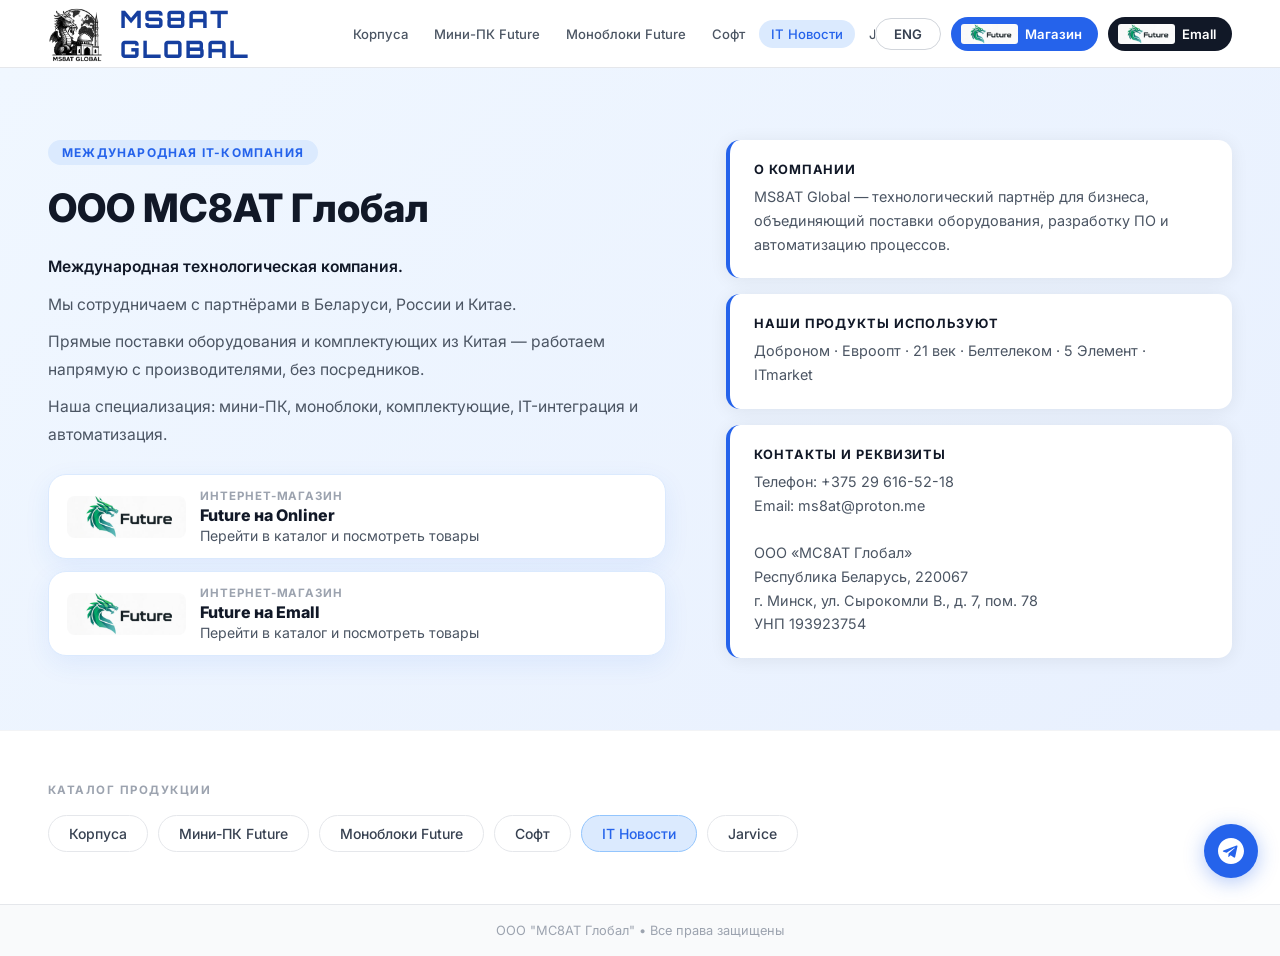
<file: index.html>
<!DOCTYPE html>
<html lang="ru">
<head>
<meta charset="UTF-8">
<title>ООО МС8АТ Глобал</title>
<meta name="viewport" content="width=device-width, initial-scale=1.0">
<link href="https://fonts.googleapis.com/css2?family=Orbitron:wght@500;700;800&family=Inter:wght@400;500;600;700;800&display=swap" rel="stylesheet">
<style>
*,*::before,*::after{margin:0;padding:0;box-sizing:border-box}
body{font-family:'Inter',sans-serif;background:#fff;color:#1f2937}
a{text-decoration:none;color:inherit}

/* HEADER */
.header{
  position:sticky;top:0;z-index:100;
  background:#fff;
  border-bottom:1px solid #e5e7eb;
  padding:0 48px;
  display:flex;align-items:center;justify-content:space-between;
  height:68px;
}
.logo{display:flex;align-items:center;gap:16px;font-weight:800;font-size:1.5rem;letter-spacing:.08em;color:#163f9f;font-family:'Orbitron','Inter','Roboto',sans-serif}
.logo img{height:58px}

.header-nav{display:flex;gap:2px;align-items:center}
.header-nav a{
  padding:6px 12px;border-radius:999px;
  font-size:.82rem;font-weight:500;color:#4b5563;transition:.18s;
}
.header-nav a:hover{background:#eff6ff;color:#2563eb}
.header-nav a.news-link{background:#dbeafe;color:#2563eb}
.header-nav a.news-link:hover{background:#bfdbfe;color:#1d4ed8}

.header-actions{display:flex;gap:10px;align-items:center}
.btn-lang{
  padding:7px 18px;border:1.5px solid #d1d5db;border-radius:999px;
  color:#374151;font-size:.82rem;font-weight:600;transition:.18s;
}
.btn-lang:hover{border-color:#2563eb;color:#2563eb}
.btn-shop{
  padding:7px 16px 7px 10px;background:#2563eb;border-radius:999px;
  color:#fff;font-size:.82rem;font-weight:600;
  display:inline-flex;align-items:center;gap:7px;transition:.18s;
}
.btn-shop:hover{background:#1d4ed8}
.btn-shop img{height:20px;border-radius:3px;flex-shrink:0}

/* HERO */
.hero{
  background:linear-gradient(135deg,#f0f7ff 0%,#e8f0fe 100%);
  padding:72px 48px;
  display:grid;grid-template-columns:1.1fr .9fr;gap:60px;align-items:start;
}
.hero-eyebrow{
  display:inline-block;background:#dbeafe;color:#2563eb;
  font-size:.75rem;font-weight:700;letter-spacing:.1em;text-transform:uppercase;
  padding:5px 14px;border-radius:999px;margin-bottom:22px;
}
.hero h1{
  font-size:2.45rem;font-weight:800;line-height:1.08;color:#111827;margin-bottom:24px;
  white-space:nowrap;
}
.hero-desc p{
  font-size:.98rem;line-height:1.75;color:#4b5563;margin-bottom:10px;
}
.hero-desc strong{color:#111827;font-weight:600}
.hero-shop{margin-top:26px}
.hero-shop-link{
  display:inline-flex;align-items:center;gap:14px;
  padding:14px 18px;border-radius:18px;
  background:#fff;border:1px solid #dbeafe;
  box-shadow:0 8px 26px rgba(37,99,235,.08);
  transition:.18s;
}
.hero-shop-link:hover{
  border-color:#2563eb;
  box-shadow:0 12px 28px rgba(37,99,235,.14);
  transform:translateY(-1px);
}
.hero-shop-link img{
  height:42px;width:auto;border-radius:8px;flex-shrink:0;
}
.hero-shop-copy{display:flex;flex-direction:column;gap:2px}
.hero-shop-label{
  font-size:.72rem;font-weight:700;letter-spacing:.08em;
  text-transform:uppercase;color:#9ca3af;
}
.hero-shop-title{font-size:1rem;font-weight:800;color:#111827}
.hero-shop-text{font-size:.88rem;color:#4b5563}

.cards{display:flex;flex-direction:column;gap:16px}
.card{
  background:#fff;border-radius:14px;padding:22px 24px;
  box-shadow:0 2px 18px rgba(0,0,0,.07);
  border-left:4px solid #2563eb;
}
.card h3{
  font-size:.8rem;font-weight:700;text-transform:uppercase;
  letter-spacing:.07em;color:#111827;margin-bottom:8px;
}
.card p{font-size:.9rem;color:#4b5563;line-height:1.65}

/* CATALOG */
.catalog{padding:52px 48px;border-top:1px solid #f3f4f6}
.catalog-label{
  font-size:.72rem;font-weight:700;letter-spacing:.13em;
  text-transform:uppercase;color:#9ca3af;margin-bottom:18px;
}
.catalog-links{display:flex;flex-wrap:wrap;gap:10px}
.catalog-links a{
  padding:9px 20px;
  border:1.5px solid #e5e7eb;border-radius:999px;
  font-size:.875rem;font-weight:500;color:#374151;transition:.18s;
}
.catalog-links a:hover{border-color:#2563eb;color:#2563eb;background:#eff6ff}
.catalog-links a.news-link{border-color:#93c5fd;color:#2563eb;background:#dbeafe}
.catalog-links a.news-link:hover{border-color:#60a5fa;color:#1d4ed8;background:#bfdbfe}

/* FOOTER */
footer{
  background:#f9fafb;border-top:1px solid #e5e7eb;
  text-align:center;padding:18px;
  font-size:.8rem;color:#9ca3af;
}

/* TELEGRAM */
.tg-fab{
  position:fixed;bottom:22px;right:22px;
  width:54px;height:54px;border-radius:50%;
  background:#2563eb;
  display:flex;align-items:center;justify-content:center;
  box-shadow:0 4px 20px rgba(37,99,235,.35);
  z-index:9999;transition:.22s;
}
.tg-fab:hover{background:#1d4ed8;transform:scale(1.08)}

/* RESPONSIVE */
@media(max-width:960px){
  .header{padding:0 20px}
  .header-nav{display:none}
  .hero{grid-template-columns:1fr;padding:40px 20px;gap:36px}
  .hero h1{font-size:1.85rem}
  .catalog{padding:36px 20px}
}

/* unified-nav */
.nav-buttons,.header-nav{flex-wrap:nowrap;white-space:nowrap;overflow-x:auto}
.nav-buttons a,.header-nav a{flex:0 0 auto}

/* clickable-logo */
.logo{text-decoration:none;cursor:pointer}
.logo:hover{opacity:.86}

/* emall-shop */
.hero-shop{display:grid;gap:12px}
.hero-shop-logo-text{display:inline-flex;align-items:center;justify-content:center;min-width:104px;height:42px;border-radius:8px;background:#f8fafc;border:1px solid #dbeafe;color:#2563eb;font-weight:900;letter-spacing:.02em}
.btn-shop-emall{background:#111827}
.btn-shop-emall:hover{background:#374151}
</style>
</head>
<body>

<!-- HEADER -->
<header class="header">
  <a class="logo" href="./index.html" aria-label="На главную страницу">
    <img src="./ru/images/logo.png" alt="MS8AT">
    MS8AT GLOBAL
  </a>
  <nav class="header-nav">
    <a href="./ru/cases/cases.html">Корпуса</a>
    <a href="./ru/minipc/minipc.html">Мини-ПК Future</a>
    <a href="./ru/monoblock/monoblock.html">Моноблоки Future</a>
    <a href="./ru/soft/soft.html">Софт</a>
    <a href="./ru/news/news.html" class="news-link">IT Новости</a>
    <a href="./ru/jarvice/jarvice.html">Jarvice</a>
  </nav>
  <div class="header-actions">
    <a class="btn-lang" href="./en/index.html">ENG</a>
    <a href="https://future.shop.onliner.by/" class="btn-shop" target="_blank" rel="noopener noreferrer">
      <img src="./logo-future.jpg" alt="Future">Магазин
    </a>
      <a href="https://9981.emall.by/" class="btn-shop btn-shop-emall" target="_blank" rel="noopener noreferrer"><img src="./logo-future.jpg" alt="Future">Emall</a>
  </div>
</header>

<!-- HERO -->
<section class="hero">
  <div class="hero-text">
    <span class="hero-eyebrow">Международная IT-компания</span>
    <h1>ООО МС8АТ Глобал</h1>
    <div class="hero-desc">
      <p><strong>Международная технологическая компания.</strong></p>
      <p>Мы сотрудничаем с партнёрами в Беларуси, России и Китае.</p>
      <p>Прямые поставки оборудования и комплектующих из Китая — работаем напрямую с производителями, без посредников.</p>
      <p>Наша специализация: мини-ПК, моноблоки, комплектующие, IT-интеграция и автоматизация.</p>
    </div>
    <div class="hero-shop">
      <a href="https://future.shop.onliner.by/" class="hero-shop-link" target="_blank" rel="noopener noreferrer">
        <img src="./logo-future.jpg" alt="Future">
        <span class="hero-shop-copy">
          <span class="hero-shop-label">Интернет-магазин</span>
          <span class="hero-shop-title">Future на Onliner</span>
          <span class="hero-shop-text">Перейти в каталог и посмотреть товары</span>
        </span>
      </a>
      <a href="https://9981.emall.by/" class="hero-shop-link" target="_blank" rel="noopener noreferrer">
        <img src="./logo-future.jpg" alt="Future">
        <span class="hero-shop-copy">
          <span class="hero-shop-label">Интернет-магазин</span>
          <span class="hero-shop-title">Future на Emall</span>
          <span class="hero-shop-text">Перейти в каталог и посмотреть товары</span>
        </span>
      </a>
    </div>
  </div>
  <div class="cards">
    <div class="card">
      <h3>О компании</h3>
      <p>MS8AT Global — технологический партнёр для бизнеса, объединяющий поставки оборудования, разработку ПО и автоматизацию процессов.</p>
    </div>
    <div class="card">
      <h3>Наши продукты используют</h3>
      <p>Доброном · Евроопт · 21 век · Белтелеком · 5 Элемент · ITmarket</p>
    </div>
    <div class="card">
      <h3>Контакты и реквизиты</h3>
      <p>
        Телефон: +375 29 616-52-18<br>
        Email: ms8at@proton.me<br><br>
        ООО «МС8АТ Глобал»<br>
        Республика Беларусь, 220067<br>
        г. Минск, ул. Сырокомли В., д. 7, пом. 78<br>
        УНП 193923754
      </p>
    </div>
  </div>
</section>

<!-- CATALOG LINKS -->
<section class="catalog">
  <p class="catalog-label">Каталог продукции</p>
  <div class="catalog-links">
    <a href="./ru/cases/cases.html">Корпуса</a>
    <a href="./ru/minipc/minipc.html">Мини-ПК Future</a>
    <a href="./ru/monoblock/monoblock.html">Моноблоки Future</a>
    <a href="./ru/soft/soft.html">Софт</a>
    <a href="./ru/news/news.html" class="news-link">IT Новости</a>
    <a href="./ru/jarvice/jarvice.html">Jarvice</a>
  </div>
</section>

<!-- TELEGRAM -->
<a class="tg-fab" href="https://t.me/viq4uat_bot?start=order" target="_blank" title="Оставить заявку в Telegram">
  <svg width="26" height="26" viewBox="0 0 240 240" fill="#fff" xmlns="http://www.w3.org/2000/svg">
    <path d="M120 0C53.7 0 0 53.7 0 120s53.7 120 120 120 120-53.7 120-120S186.3 0 120 0zm58.3 82.1-19.9 93.8c-1.5 6.7-5.5 8.3-11.2 5.2l-31-22.9-14.9 14.3c-1.6 1.6-3 3-6.1 3l2.2-31.7 57.7-52.1c2.5-2.2-.5-3.4-3.9-1.2l-71.3 44.9-30.7-9.6c-6.7-2.1-6.8-6.7 1.4-9.9l119.9-46.2c5.6-2 10.5 1.3 8.8 9.4z"/>
  </svg>
</a>

<!-- FOOTER -->
<footer>ООО "МС8АТ Глобал" • Все права защищены</footer>

</body>
</html>
</file>
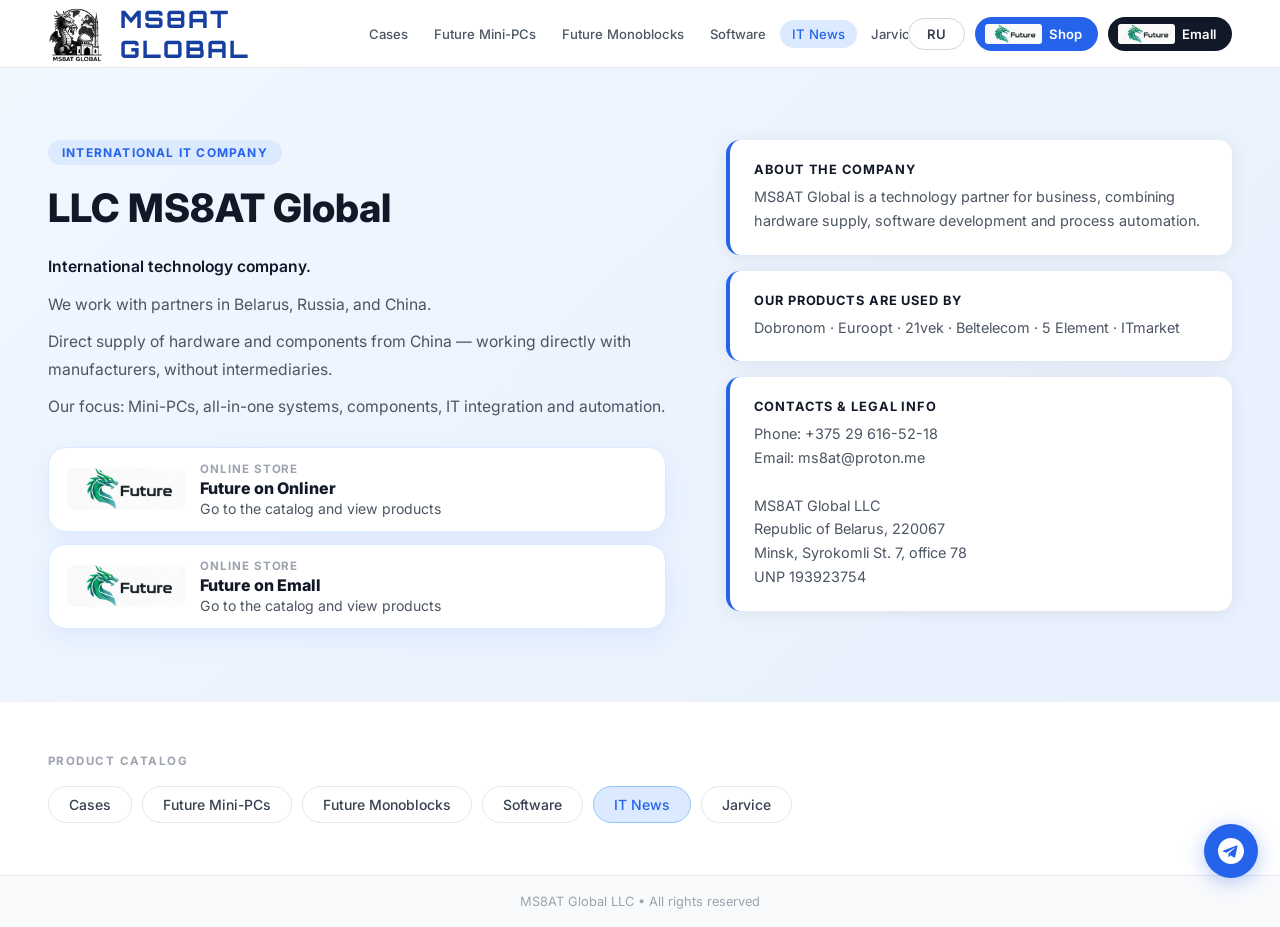
<file: en/index.html>
<!DOCTYPE html>
<html lang="en">
<head>
<meta charset="UTF-8">
<title>MS8AT Global</title>
<meta name="viewport" content="width=device-width, initial-scale=1.0">
<link href="https://fonts.googleapis.com/css2?family=Orbitron:wght@500;700;800&family=Inter:wght@400;500;600;700;800&display=swap" rel="stylesheet">
<style>
*,*::before,*::after{margin:0;padding:0;box-sizing:border-box}
body{font-family:'Inter',sans-serif;background:#fff;color:#1f2937}
a{text-decoration:none;color:inherit}

.header{
  position:sticky;top:0;z-index:100;
  background:#fff;border-bottom:1px solid #e5e7eb;
  padding:0 48px;display:flex;align-items:center;justify-content:space-between;height:68px;
}
.logo{display:flex;align-items:center;gap:16px;font-weight:800;font-size:1.5rem;letter-spacing:.08em;color:#163f9f;font-family:'Orbitron','Inter','Roboto',sans-serif}
.logo img{height:58px}

.header-nav{display:flex;gap:2px;align-items:center}
.header-nav a{padding:6px 12px;border-radius:999px;font-size:.82rem;font-weight:500;color:#4b5563;transition:.18s}
.header-nav a:hover{background:#eff6ff;color:#2563eb}
.header-nav a.news-link{background:#dbeafe;color:#2563eb}
.header-nav a.news-link:hover{background:#bfdbfe;color:#1d4ed8}

.header-actions{display:flex;gap:10px;align-items:center}
.btn-lang{padding:7px 18px;border:1.5px solid #d1d5db;border-radius:999px;color:#374151;font-size:.82rem;font-weight:600;transition:.18s}
.btn-lang:hover{border-color:#2563eb;color:#2563eb}
.btn-shop{padding:7px 16px 7px 10px;background:#2563eb;border-radius:999px;color:#fff;font-size:.82rem;font-weight:600;display:inline-flex;align-items:center;gap:7px;transition:.18s}
.btn-shop:hover{background:#1d4ed8}
.btn-shop img{height:20px;border-radius:3px;flex-shrink:0}

.hero{
  background:linear-gradient(135deg,#f0f7ff 0%,#e8f0fe 100%);
  padding:72px 48px;
  display:grid;grid-template-columns:1.1fr .9fr;gap:60px;align-items:start;
}
.hero-eyebrow{display:inline-block;background:#dbeafe;color:#2563eb;font-size:.75rem;font-weight:700;letter-spacing:.1em;text-transform:uppercase;padding:5px 14px;border-radius:999px;margin-bottom:22px}
.hero h1{font-size:2.45rem;font-weight:800;line-height:1.08;color:#111827;margin-bottom:24px;white-space:nowrap}
.hero-desc p{font-size:.98rem;line-height:1.75;color:#4b5563;margin-bottom:10px}
.hero-desc strong{color:#111827;font-weight:600}
.hero-shop{margin-top:26px}
.hero-shop-link{
  display:inline-flex;align-items:center;gap:14px;
  padding:14px 18px;border-radius:18px;
  background:#fff;border:1px solid #dbeafe;
  box-shadow:0 8px 26px rgba(37,99,235,.08);
  transition:.18s;
}
.hero-shop-link:hover{
  border-color:#2563eb;
  box-shadow:0 12px 28px rgba(37,99,235,.14);
  transform:translateY(-1px);
}
.hero-shop-link img{
  height:42px;width:auto;border-radius:8px;flex-shrink:0;
}
.hero-shop-copy{display:flex;flex-direction:column;gap:2px}
.hero-shop-label{
  font-size:.72rem;font-weight:700;letter-spacing:.08em;
  text-transform:uppercase;color:#9ca3af;
}
.hero-shop-title{font-size:1rem;font-weight:800;color:#111827}
.hero-shop-text{font-size:.88rem;color:#4b5563}

.cards{display:flex;flex-direction:column;gap:16px}
.card{background:#fff;border-radius:14px;padding:22px 24px;box-shadow:0 2px 18px rgba(0,0,0,.07);border-left:4px solid #2563eb}
.card h3{font-size:.8rem;font-weight:700;text-transform:uppercase;letter-spacing:.07em;color:#111827;margin-bottom:8px}
.card p{font-size:.9rem;color:#4b5563;line-height:1.65}

.catalog{padding:52px 48px;border-top:1px solid #f3f4f6}
.catalog-label{font-size:.72rem;font-weight:700;letter-spacing:.13em;text-transform:uppercase;color:#9ca3af;margin-bottom:18px}
.catalog-links{display:flex;flex-wrap:wrap;gap:10px}
.catalog-links a{padding:9px 20px;border:1.5px solid #e5e7eb;border-radius:999px;font-size:.875rem;font-weight:500;color:#374151;transition:.18s}
.catalog-links a:hover{border-color:#2563eb;color:#2563eb;background:#eff6ff}
.catalog-links a.news-link{border-color:#93c5fd;color:#2563eb;background:#dbeafe}
.catalog-links a.news-link:hover{border-color:#60a5fa;color:#1d4ed8;background:#bfdbfe}

footer{background:#f9fafb;border-top:1px solid #e5e7eb;text-align:center;padding:18px;font-size:.8rem;color:#9ca3af}

.tg-fab{position:fixed;bottom:22px;right:22px;width:54px;height:54px;border-radius:50%;background:#2563eb;display:flex;align-items:center;justify-content:center;box-shadow:0 4px 20px rgba(37,99,235,.35);z-index:9999;transition:.22s}
.tg-fab:hover{background:#1d4ed8;transform:scale(1.08)}

@media(max-width:960px){
  .header{padding:0 20px}
  .header-nav{display:none}
  .hero{grid-template-columns:1fr;padding:40px 20px;gap:36px}
  .hero h1{font-size:1.85rem}
  .catalog{padding:36px 20px}
}

/* unified-nav */
.nav-buttons,.header-nav{flex-wrap:nowrap;white-space:nowrap;overflow-x:auto}
.nav-buttons a,.header-nav a{flex:0 0 auto}

/* clickable-logo */
.logo{text-decoration:none;cursor:pointer}
.logo:hover{opacity:.86}

/* emall-shop */
.hero-shop{display:grid;gap:12px}
.hero-shop-logo-text{display:inline-flex;align-items:center;justify-content:center;min-width:104px;height:42px;border-radius:8px;background:#f8fafc;border:1px solid #dbeafe;color:#2563eb;font-weight:900;letter-spacing:.02em}
.btn-shop-emall{background:#111827}
.btn-shop-emall:hover{background:#374151}
</style>
</head>
<body>

<header class="header">
  <a class="logo" href="./index.html" aria-label="Go to homepage">
    <img src="./images/logo.png" alt="MS8AT">
    MS8AT GLOBAL
  </a>
  <nav class="header-nav">
    <a href="./cases/cases.html">Cases</a>
    <a href="./minipc/minipc.html">Future Mini-PCs</a>
    <a href="./monoblock/monoblock.html">Future Monoblocks</a>
    <a href="./soft/soft.html">Software</a>
    <a href="./news/news.html" class="news-link">IT News</a>
    <a href="./jarvice/jarvice.html">Jarvice</a>
  </nav>
  <div class="header-actions">
    <a class="btn-lang" href="../ru/index.html">RU</a>
    <a href="https://future.shop.onliner.by/" class="btn-shop" target="_blank" rel="noopener noreferrer">
      <img src="../logo-future.jpg" alt="Future">Shop
    </a>
      <a href="https://9981.emall.by/" class="btn-shop btn-shop-emall" target="_blank" rel="noopener noreferrer"><img src="../logo-future.jpg" alt="Future">Emall</a>
  </div>
</header>

<section class="hero">
  <div class="hero-text">
    <span class="hero-eyebrow">International IT Company</span>
    <h1>LLC MS8AT Global</h1>
    <div class="hero-desc">
      <p><strong>International technology company.</strong></p>
      <p>We work with partners in Belarus, Russia, and China.</p>
      <p>Direct supply of hardware and components from China — working directly with manufacturers, without intermediaries.</p>
      <p>Our focus: Mini-PCs, all-in-one systems, components, IT integration and automation.</p>
    </div>
    <div class="hero-shop">
      <a href="https://future.shop.onliner.by/" class="hero-shop-link" target="_blank" rel="noopener noreferrer">
        <img src="../logo-future.jpg" alt="Future">
        <span class="hero-shop-copy">
          <span class="hero-shop-label">Online Store</span>
          <span class="hero-shop-title">Future on Onliner</span>
          <span class="hero-shop-text">Go to the catalog and view products</span>
        </span>
      </a>
      <a href="https://9981.emall.by/" class="hero-shop-link" target="_blank" rel="noopener noreferrer">
        <img src="../logo-future.jpg" alt="Future">
        <span class="hero-shop-copy">
          <span class="hero-shop-label">Online Store</span>
          <span class="hero-shop-title">Future on Emall</span>
          <span class="hero-shop-text">Go to the catalog and view products</span>
        </span>
      </a>
    </div>
  </div>
  <div class="cards">
    <div class="card">
      <h3>About the Company</h3>
      <p>MS8AT Global is a technology partner for business, combining hardware supply, software development and process automation.</p>
    </div>
    <div class="card">
      <h3>Our Products Are Used By</h3>
      <p>Dobronom · Euroopt · 21vek · Beltelecom · 5 Element · ITmarket</p>
    </div>
    <div class="card">
      <h3>Contacts & Legal Info</h3>
      <p>
        Phone: +375 29 616-52-18<br>
        Email: ms8at@proton.me<br><br>
        MS8AT Global LLC<br>
        Republic of Belarus, 220067<br>
        Minsk, Syrokomli St. 7, office 78<br>
        UNP 193923754
      </p>
    </div>
  </div>
</section>

<section class="catalog">
  <p class="catalog-label">Product Catalog</p>
  <div class="catalog-links">
    <a href="./cases/cases.html">Cases</a>
    <a href="./minipc/minipc.html">Future Mini-PCs</a>
    <a href="./monoblock/monoblock.html">Future Monoblocks</a>
    <a href="./soft/soft.html">Software</a>
    <a href="./news/news.html" class="news-link">IT News</a>
    <a href="./jarvice/jarvice.html">Jarvice</a>
  </div>
</section>

<a class="tg-fab" href="https://t.me/viq4uat_bot?start=order" target="_blank" title="Leave a request in Telegram">
  <svg width="26" height="26" viewBox="0 0 240 240" fill="#fff" xmlns="http://www.w3.org/2000/svg">
    <path d="M120 0C53.7 0 0 53.7 0 120s53.7 120 120 120 120-53.7 120-120S186.3 0 120 0zm58.3 82.1-19.9 93.8c-1.5 6.7-5.5 8.3-11.2 5.2l-31-22.9-14.9 14.3c-1.6 1.6-3 3-6.1 3l2.2-31.7 57.7-52.1c2.5-2.2-.5-3.4-3.9-1.2l-71.3 44.9-30.7-9.6c-6.7-2.1-6.8-6.7 1.4-9.9l119.9-46.2c5.6-2 10.5 1.3 8.8 9.4z"/>
  </svg>
</a>

<footer>MS8AT Global LLC • All rights reserved</footer>

</body>
</html>
</file>
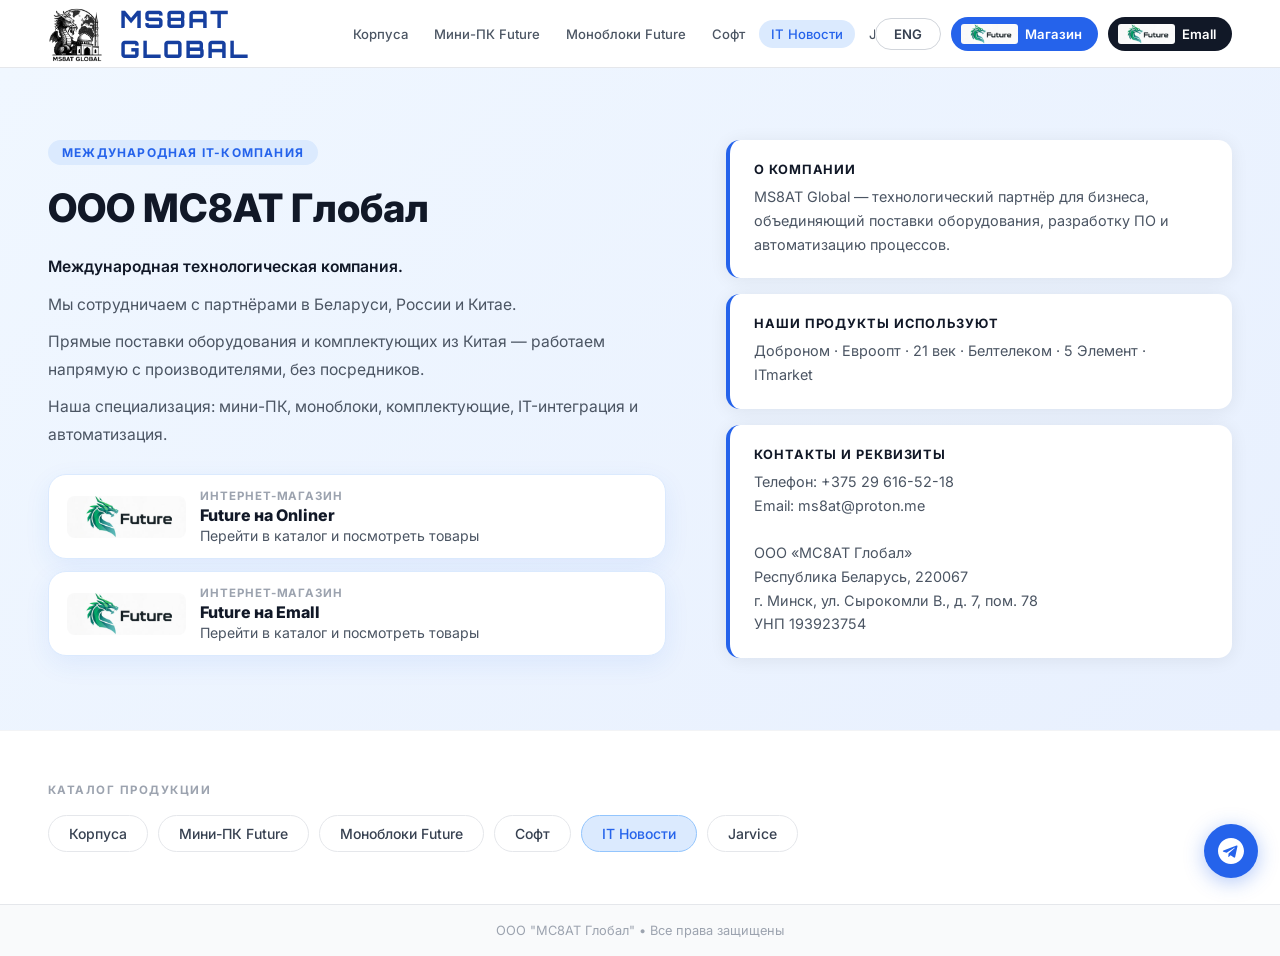
<file: ru/index.html>
<!DOCTYPE html>
<html lang="ru">
<head>
<meta charset="UTF-8">
<title>ООО МС8АТ Глобал</title>
<meta name="viewport" content="width=device-width, initial-scale=1.0">
<link href="https://fonts.googleapis.com/css2?family=Orbitron:wght@500;700;800&family=Inter:wght@400;500;600;700;800&display=swap" rel="stylesheet">
<style>
*,*::before,*::after{margin:0;padding:0;box-sizing:border-box}
body{font-family:'Inter',sans-serif;background:#fff;color:#1f2937}
a{text-decoration:none;color:inherit}

/* HEADER */
.header{
  position:sticky;top:0;z-index:100;
  background:#fff;
  border-bottom:1px solid #e5e7eb;
  padding:0 48px;
  display:flex;align-items:center;justify-content:space-between;
  height:68px;
}
.logo{display:flex;align-items:center;gap:16px;font-weight:800;font-size:1.5rem;letter-spacing:.08em;color:#163f9f;font-family:'Orbitron','Inter','Roboto',sans-serif}
.logo img{height:58px}

.header-nav{display:flex;gap:2px;align-items:center}
.header-nav a{
  padding:6px 12px;border-radius:999px;
  font-size:.82rem;font-weight:500;color:#4b5563;transition:.18s;
}
.header-nav a:hover{background:#eff6ff;color:#2563eb}
.header-nav a.news-link{background:#dbeafe;color:#2563eb}
.header-nav a.news-link:hover{background:#bfdbfe;color:#1d4ed8}

.header-actions{display:flex;gap:10px;align-items:center}
.btn-lang{
  padding:7px 18px;border:1.5px solid #d1d5db;border-radius:999px;
  color:#374151;font-size:.82rem;font-weight:600;transition:.18s;
}
.btn-lang:hover{border-color:#2563eb;color:#2563eb}
.btn-shop{
  padding:7px 16px 7px 10px;background:#2563eb;border-radius:999px;
  color:#fff;font-size:.82rem;font-weight:600;
  display:inline-flex;align-items:center;gap:7px;transition:.18s;
}
.btn-shop:hover{background:#1d4ed8}
.btn-shop img{height:20px;border-radius:3px;flex-shrink:0}

/* HERO */
.hero{
  background:linear-gradient(135deg,#f0f7ff 0%,#e8f0fe 100%);
  padding:72px 48px;
  display:grid;grid-template-columns:1.1fr .9fr;gap:60px;align-items:start;
}
.hero-eyebrow{
  display:inline-block;background:#dbeafe;color:#2563eb;
  font-size:.75rem;font-weight:700;letter-spacing:.1em;text-transform:uppercase;
  padding:5px 14px;border-radius:999px;margin-bottom:22px;
}
.hero h1{
  font-size:2.45rem;font-weight:800;line-height:1.08;color:#111827;margin-bottom:24px;
  white-space:nowrap;
}
.hero-desc p{
  font-size:.98rem;line-height:1.75;color:#4b5563;margin-bottom:10px;
}
.hero-desc strong{color:#111827;font-weight:600}
.hero-shop{margin-top:26px}
.hero-shop-link{
  display:inline-flex;align-items:center;gap:14px;
  padding:14px 18px;border-radius:18px;
  background:#fff;border:1px solid #dbeafe;
  box-shadow:0 8px 26px rgba(37,99,235,.08);
  transition:.18s;
}
.hero-shop-link:hover{
  border-color:#2563eb;
  box-shadow:0 12px 28px rgba(37,99,235,.14);
  transform:translateY(-1px);
}
.hero-shop-link img{
  height:42px;width:auto;border-radius:8px;flex-shrink:0;
}
.hero-shop-copy{display:flex;flex-direction:column;gap:2px}
.hero-shop-label{
  font-size:.72rem;font-weight:700;letter-spacing:.08em;
  text-transform:uppercase;color:#9ca3af;
}
.hero-shop-title{font-size:1rem;font-weight:800;color:#111827}
.hero-shop-text{font-size:.88rem;color:#4b5563}

.cards{display:flex;flex-direction:column;gap:16px}
.card{
  background:#fff;border-radius:14px;padding:22px 24px;
  box-shadow:0 2px 18px rgba(0,0,0,.07);
  border-left:4px solid #2563eb;
}
.card h3{
  font-size:.8rem;font-weight:700;text-transform:uppercase;
  letter-spacing:.07em;color:#111827;margin-bottom:8px;
}
.card p{font-size:.9rem;color:#4b5563;line-height:1.65}

/* CATALOG */
.catalog{padding:52px 48px;border-top:1px solid #f3f4f6}
.catalog-label{
  font-size:.72rem;font-weight:700;letter-spacing:.13em;
  text-transform:uppercase;color:#9ca3af;margin-bottom:18px;
}
.catalog-links{display:flex;flex-wrap:wrap;gap:10px}
.catalog-links a{
  padding:9px 20px;
  border:1.5px solid #e5e7eb;border-radius:999px;
  font-size:.875rem;font-weight:500;color:#374151;transition:.18s;
}
.catalog-links a:hover{border-color:#2563eb;color:#2563eb;background:#eff6ff}
.catalog-links a.news-link{border-color:#93c5fd;color:#2563eb;background:#dbeafe}
.catalog-links a.news-link:hover{border-color:#60a5fa;color:#1d4ed8;background:#bfdbfe}

/* FOOTER */
footer{
  background:#f9fafb;border-top:1px solid #e5e7eb;
  text-align:center;padding:18px;
  font-size:.8rem;color:#9ca3af;
}

/* TELEGRAM */
.tg-fab{
  position:fixed;bottom:22px;right:22px;
  width:54px;height:54px;border-radius:50%;
  background:#2563eb;
  display:flex;align-items:center;justify-content:center;
  box-shadow:0 4px 20px rgba(37,99,235,.35);
  z-index:9999;transition:.22s;
}
.tg-fab:hover{background:#1d4ed8;transform:scale(1.08)}

/* RESPONSIVE */
@media(max-width:960px){
  .header{padding:0 20px}
  .header-nav{display:none}
  .hero{grid-template-columns:1fr;padding:40px 20px;gap:36px}
  .hero h1{font-size:1.85rem}
  .catalog{padding:36px 20px}
}

/* unified-nav */
.nav-buttons,.header-nav{flex-wrap:nowrap;white-space:nowrap;overflow-x:auto}
.nav-buttons a,.header-nav a{flex:0 0 auto}

/* clickable-logo */
.logo{text-decoration:none;cursor:pointer}
.logo:hover{opacity:.86}

/* emall-shop */
.hero-shop{display:grid;gap:12px}
.hero-shop-logo-text{display:inline-flex;align-items:center;justify-content:center;min-width:104px;height:42px;border-radius:8px;background:#f8fafc;border:1px solid #dbeafe;color:#2563eb;font-weight:900;letter-spacing:.02em}
.btn-shop-emall{background:#111827}
.btn-shop-emall:hover{background:#374151}
</style>
</head>
<body>

<!-- HEADER -->
<header class="header">
  <a class="logo" href="./index.html" aria-label="На главную страницу">
    <img src="./images/logo.png" alt="MS8AT">
    MS8AT GLOBAL
  </a>
  <nav class="header-nav">
    <a href="./cases/cases.html">Корпуса</a>
    <a href="./minipc/minipc.html">Мини-ПК Future</a>
    <a href="./monoblock/monoblock.html">Моноблоки Future</a>
    <a href="./soft/soft.html">Софт</a>
    <a href="./news/news.html" class="news-link">IT Новости</a>
    <a href="./jarvice/jarvice.html">Jarvice</a>
  </nav>
  <div class="header-actions">
    <a class="btn-lang" href="../en/index.html">ENG</a>
    <a href="https://future.shop.onliner.by/" class="btn-shop" target="_blank" rel="noopener noreferrer">
      <img src="../logo-future.jpg" alt="Future">Магазин
    </a>
      <a href="https://9981.emall.by/" class="btn-shop btn-shop-emall" target="_blank" rel="noopener noreferrer"><img src="../logo-future.jpg" alt="Future">Emall</a>
  </div>
</header>

<!-- HERO -->
<section class="hero">
  <div class="hero-text">
    <span class="hero-eyebrow">Международная IT-компания</span>
    <h1>ООО МС8АТ Глобал</h1>
    <div class="hero-desc">
      <p><strong>Международная технологическая компания.</strong></p>
      <p>Мы сотрудничаем с партнёрами в Беларуси, России и Китае.</p>
      <p>Прямые поставки оборудования и комплектующих из Китая — работаем напрямую с производителями, без посредников.</p>
      <p>Наша специализация: мини-ПК, моноблоки, комплектующие, IT-интеграция и автоматизация.</p>
    </div>
    <div class="hero-shop">
      <a href="https://future.shop.onliner.by/" class="hero-shop-link" target="_blank" rel="noopener noreferrer">
        <img src="../logo-future.jpg" alt="Future">
        <span class="hero-shop-copy">
          <span class="hero-shop-label">Интернет-магазин</span>
          <span class="hero-shop-title">Future на Onliner</span>
          <span class="hero-shop-text">Перейти в каталог и посмотреть товары</span>
        </span>
      </a>
      <a href="https://9981.emall.by/" class="hero-shop-link" target="_blank" rel="noopener noreferrer">
        <img src="../logo-future.jpg" alt="Future">
        <span class="hero-shop-copy">
          <span class="hero-shop-label">Интернет-магазин</span>
          <span class="hero-shop-title">Future на Emall</span>
          <span class="hero-shop-text">Перейти в каталог и посмотреть товары</span>
        </span>
      </a>
    </div>
  </div>
  <div class="cards">
    <div class="card">
      <h3>О компании</h3>
      <p>MS8AT Global — технологический партнёр для бизнеса, объединяющий поставки оборудования, разработку ПО и автоматизацию процессов.</p>
    </div>
    <div class="card">
      <h3>Наши продукты используют</h3>
      <p>Доброном · Евроопт · 21 век · Белтелеком · 5 Элемент · ITmarket</p>
    </div>
    <div class="card">
      <h3>Контакты и реквизиты</h3>
      <p>
        Телефон: +375 29 616-52-18<br>
        Email: ms8at@proton.me<br><br>
        ООО «МС8АТ Глобал»<br>
        Республика Беларусь, 220067<br>
        г. Минск, ул. Сырокомли В., д. 7, пом. 78<br>
        УНП 193923754
      </p>
    </div>
  </div>
</section>

<!-- CATALOG LINKS -->
<section class="catalog">
  <p class="catalog-label">Каталог продукции</p>
  <div class="catalog-links">
    <a href="./cases/cases.html">Корпуса</a>
    <a href="./minipc/minipc.html">Мини-ПК Future</a>
    <a href="./monoblock/monoblock.html">Моноблоки Future</a>
    <a href="./soft/soft.html">Софт</a>
    <a href="./news/news.html" class="news-link">IT Новости</a>
    <a href="./jarvice/jarvice.html">Jarvice</a>
  </div>
</section>

<!-- TELEGRAM -->
<a class="tg-fab" href="https://t.me/viq4uat_bot?start=order" target="_blank" title="Оставить заявку в Telegram">
  <svg width="26" height="26" viewBox="0 0 240 240" fill="#fff" xmlns="http://www.w3.org/2000/svg">
    <path d="M120 0C53.7 0 0 53.7 0 120s53.7 120 120 120 120-53.7 120-120S186.3 0 120 0zm58.3 82.1-19.9 93.8c-1.5 6.7-5.5 8.3-11.2 5.2l-31-22.9-14.9 14.3c-1.6 1.6-3 3-6.1 3l2.2-31.7 57.7-52.1c2.5-2.2-.5-3.4-3.9-1.2l-71.3 44.9-30.7-9.6c-6.7-2.1-6.8-6.7 1.4-9.9l119.9-46.2c5.6-2 10.5 1.3 8.8 9.4z"/>
  </svg>
</a>

<!-- FOOTER -->
<footer>ООО "МС8АТ Глобал" • Все права защищены</footer>

</body>
</html>
</file>
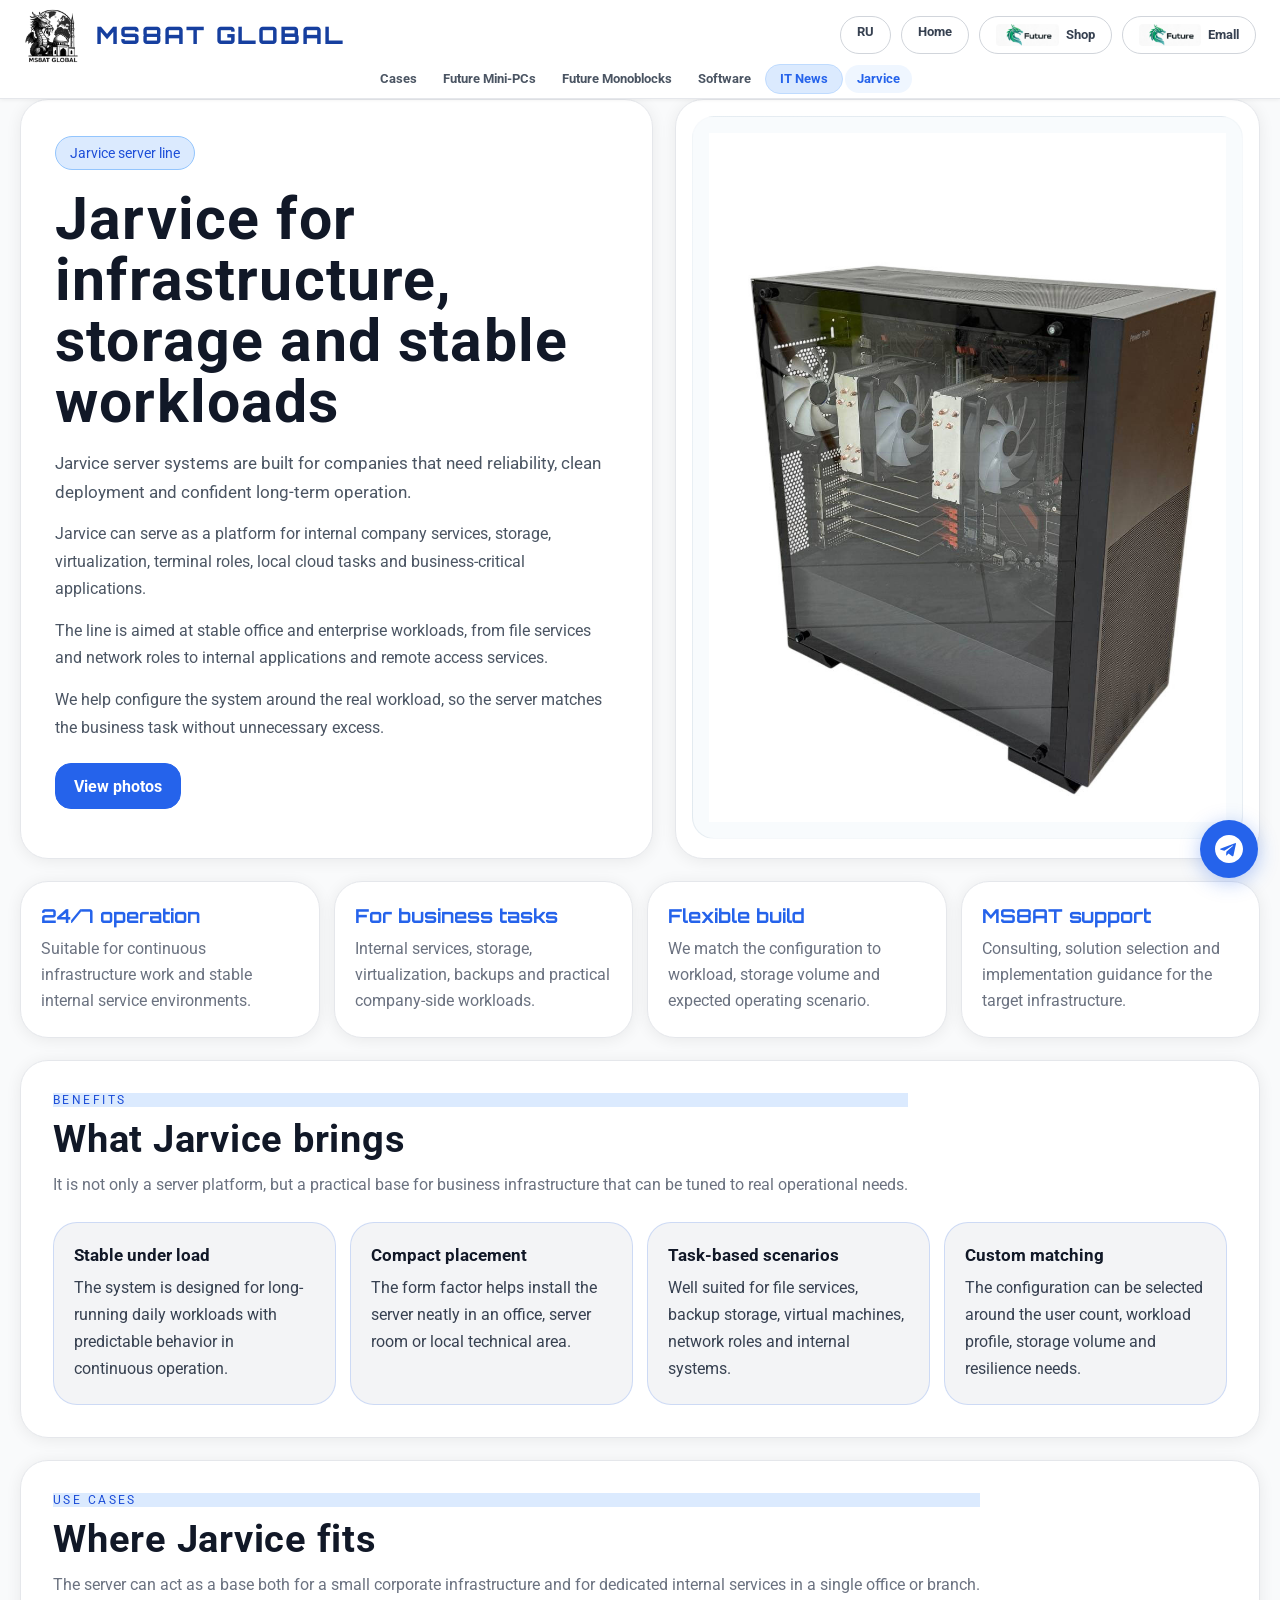
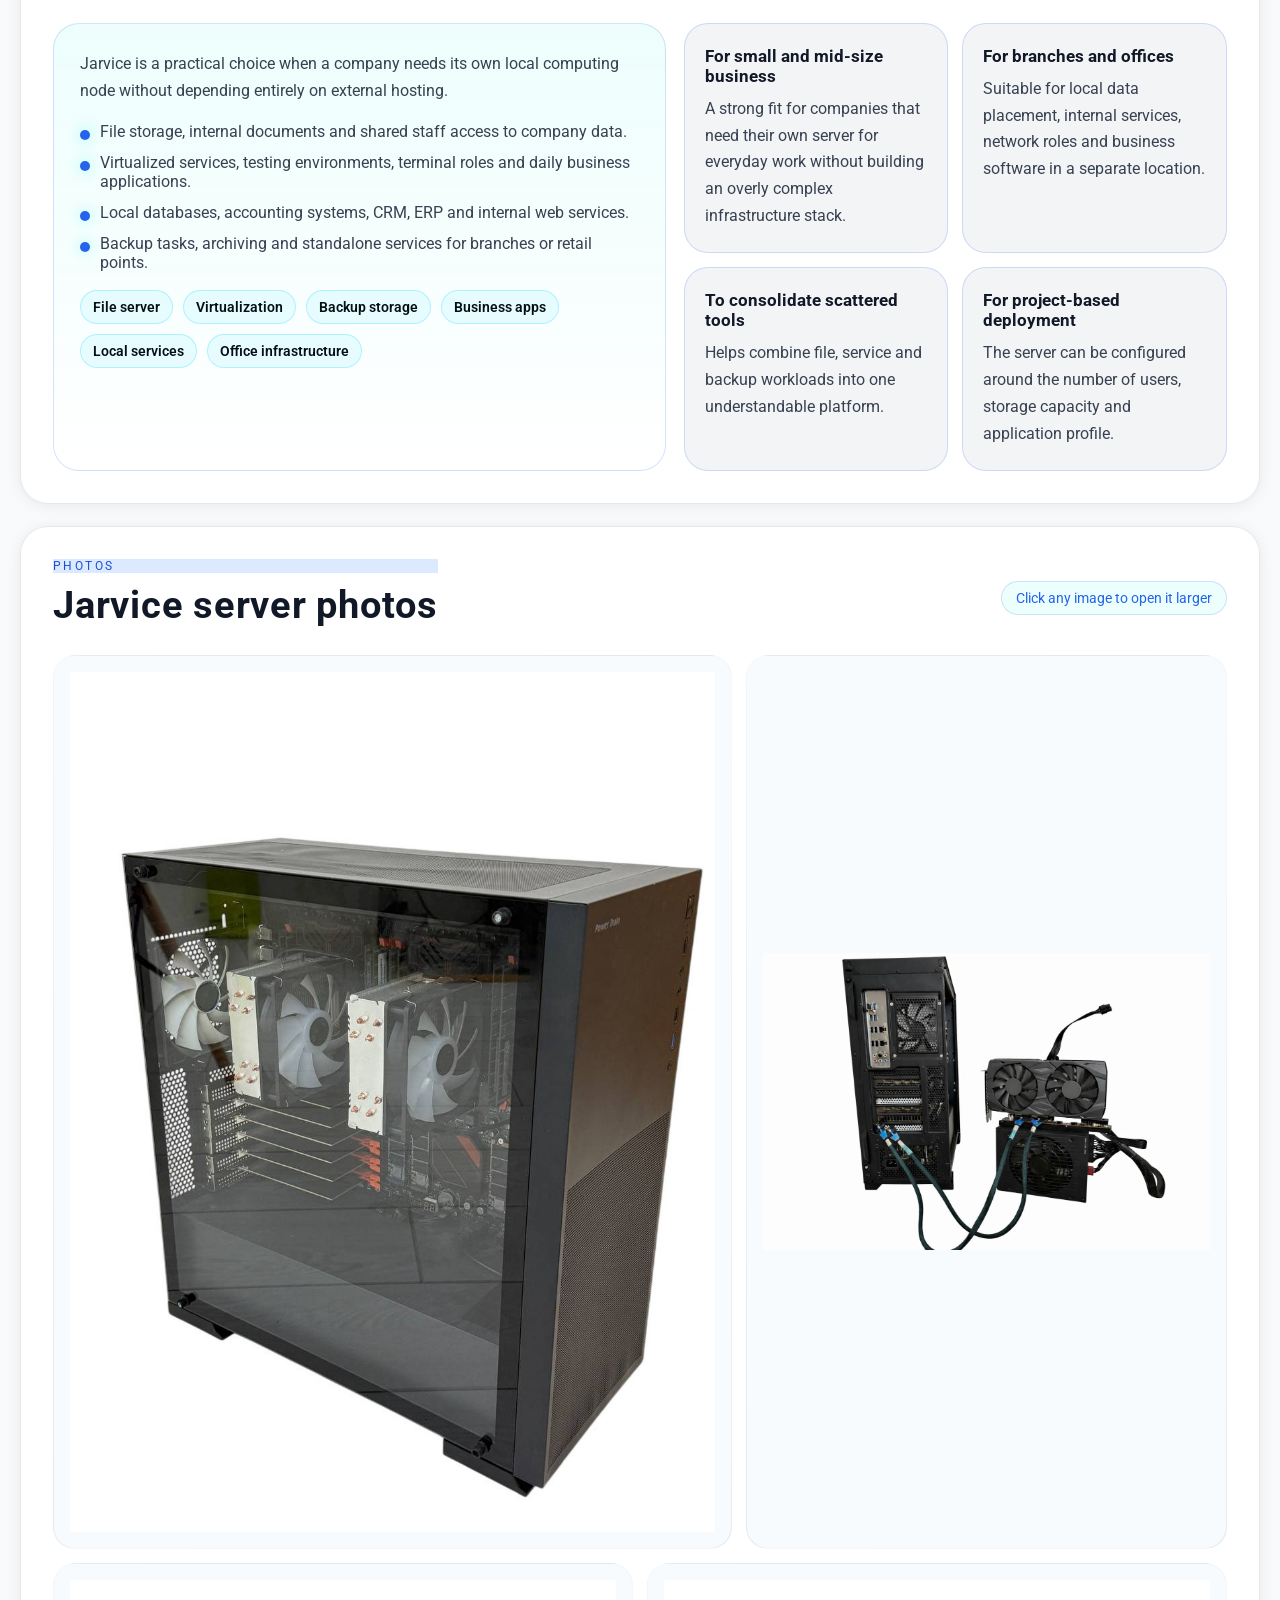
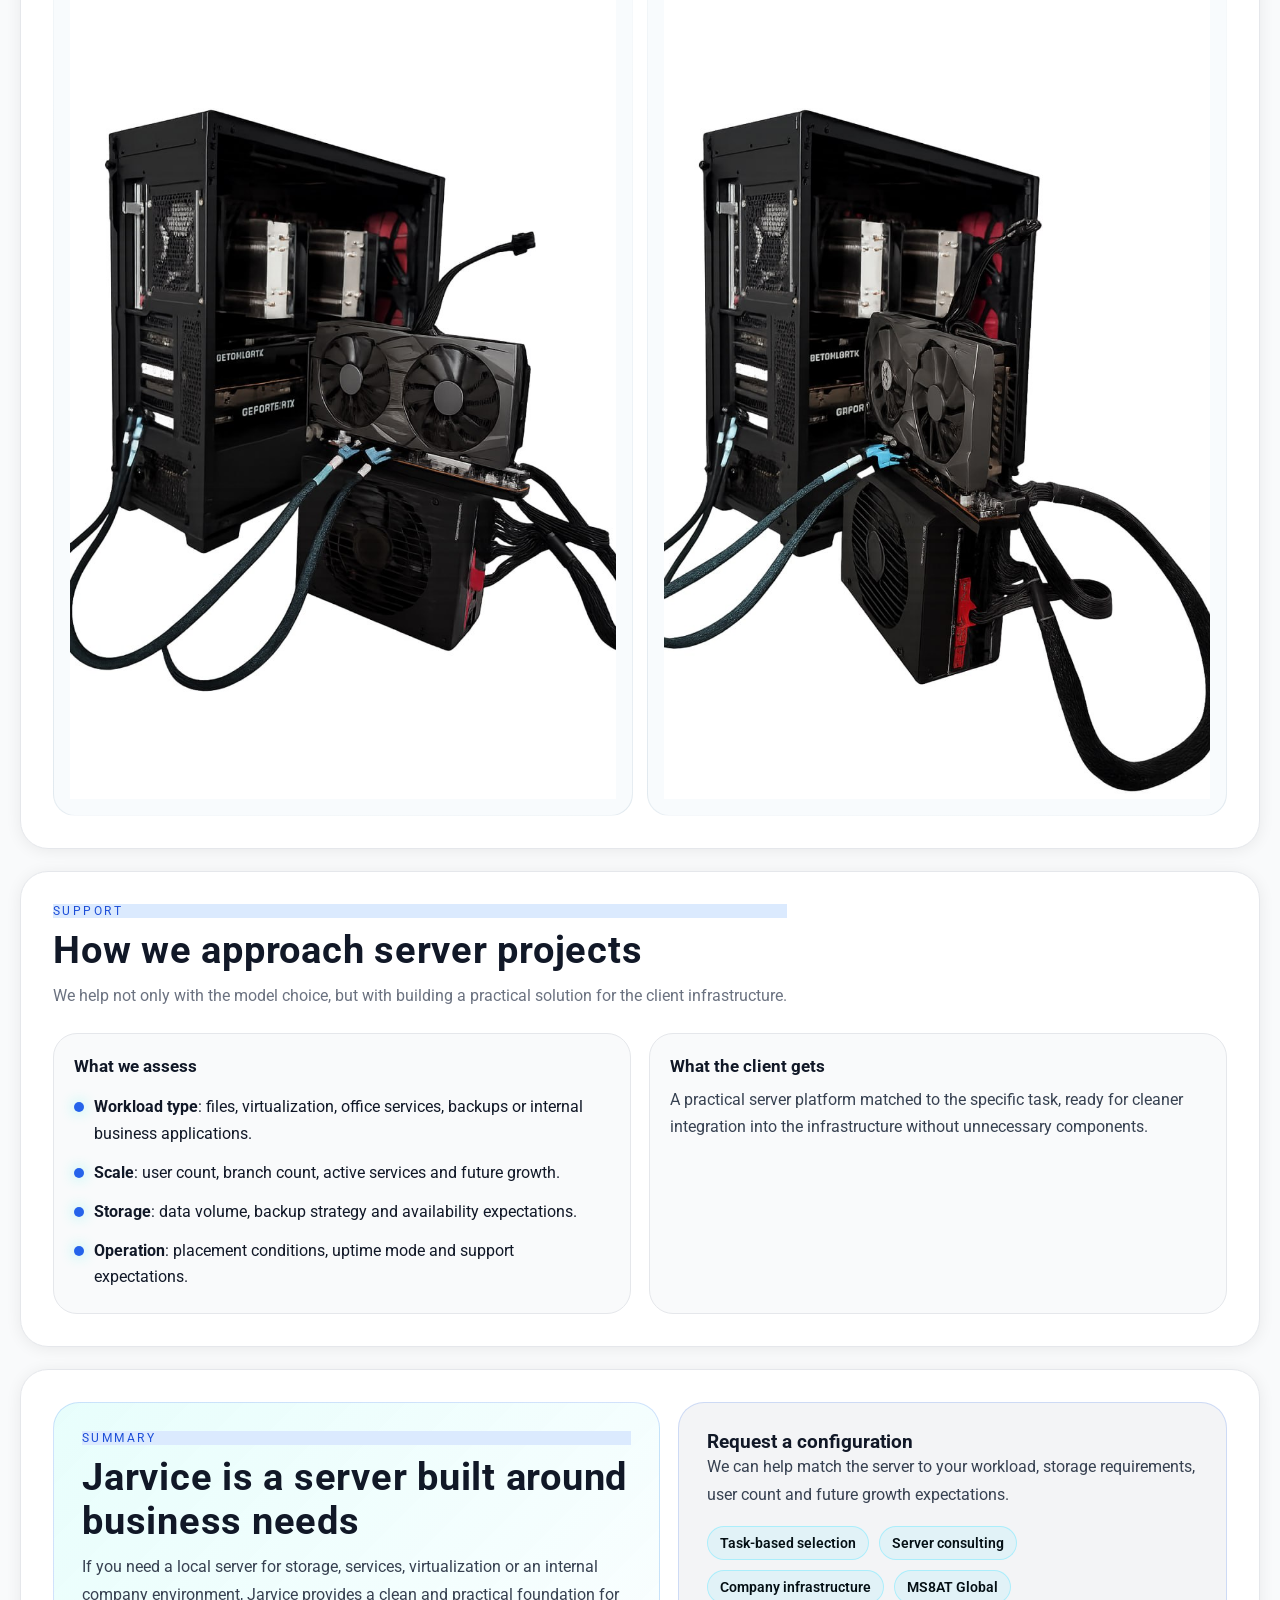
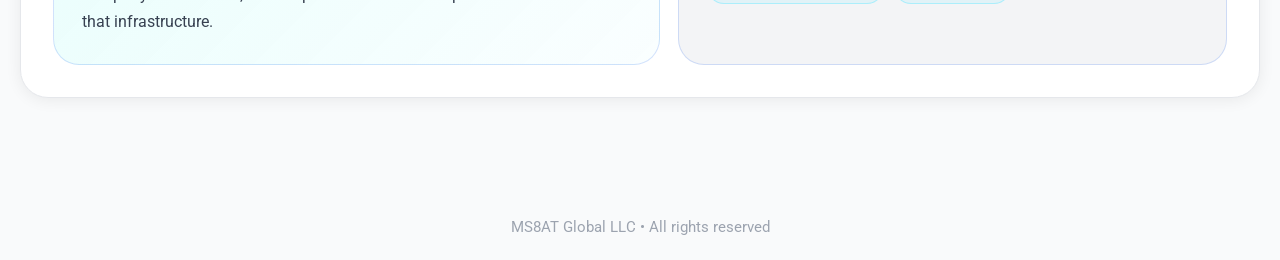
<file: en/jarvice/jarvice.html>
<!DOCTYPE html>
<html lang="en">
<head>
<meta charset="UTF-8">
<title>Jarvice - server solutions for business and infrastructure | MS8AT</title>
<meta name="viewport" content="width=device-width, initial-scale=1.0">
<meta name="description" content="Jarvice server solutions for virtualization, storage, internal business services and stable daily infrastructure workloads.">

<link href="https://fonts.googleapis.com/css2?family=Orbitron:wght@500;700&family=Roboto:wght@400;500;700&display=swap" rel="stylesheet">
<link rel="stylesheet" href="../../light-theme.css">

<style>
:root{
  --bg:#061017;
  --bg-deep:#02060b;
  --panel:rgba(8,18,24,.84);
  --panel-strong:#101c25;
  --accent:#18f4df;
  --accent-soft:#7ae8ff;
  --text:#f4fbff;
  --muted:#b6c8d3;
  --line:rgba(24,244,223,.24);
  --line-strong:rgba(122,232,255,.28);
  --shadow:0 24px 60px rgba(0,0,0,.34);
}

*{margin:0;padding:0;box-sizing:border-box}
html{scroll-behavior:smooth}
body{
  font-family:'Roboto',sans-serif;
  color:var(--text);
  background:
    radial-gradient(circle at top left,rgba(24,244,223,.12),transparent 28%),
    radial-gradient(circle at top right,rgba(122,232,255,.1),transparent 32%),
    linear-gradient(180deg,var(--bg),var(--bg-deep));
  min-height:100vh;
}
a{color:inherit;text-decoration:none}
button{font:inherit;color:inherit;background:none;border:none}
img{display:block;max-width:100%}
[hidden]{display:none !important}
header{
  padding:22px 24px 18px;
  border-bottom:1px solid rgba(28,239,224,.18);
  background:rgba(5,12,18,.92);
  backdrop-filter:blur(14px);
  position:sticky;
  top:0;
  z-index:20;
}
.top-bar{
  display:flex;
  justify-content:space-between;
  align-items:center;
  flex-wrap:wrap;
  gap:14px;
  margin-bottom:18px;
}
.logo{display:flex;align-items:center;gap:10px}
.logo img{height:42px;filter:drop-shadow(0 0 12px var(--accent))}
.logo span{font-family:'Orbitron',sans-serif;font-size:1.15rem;color:var(--accent)}
.top-buttons,.nav-buttons,.category-buttons,.hero-actions,.chips,.scenario-list,.modal-actions{display:flex;gap:10px;flex-wrap:wrap}
.dealer-btn,.nav-buttons a,.category-buttons a,.cta-btn{transition:.25s ease}
.dealer-btn{padding:8px 16px;border:1px solid var(--accent);border-radius:999px;color:var(--accent)}
.dealer-btn:hover,.dealer-btn:focus-visible{background:var(--accent);color:#00110f;box-shadow:0 0 18px rgba(24,244,223,.28)}
.nav-buttons,.category-buttons{justify-content:center}
.nav-buttons{margin-bottom:12px}
.nav-buttons a{padding:8px 15px;border:1px solid rgba(122,232,255,.38);border-radius:999px;color:var(--accent-soft);font-size:.92rem}
.nav-buttons a:hover,.nav-buttons a.active,.nav-buttons a:focus-visible{background:var(--accent-soft);color:#001019}
.category-buttons a{padding:10px 18px;border:1px solid var(--line-strong);border-radius:999px;color:var(--accent);font-family:'Orbitron',sans-serif;font-size:.82rem}
.category-buttons a:hover,.category-buttons a.active,.category-buttons a:focus-visible{background:var(--accent);color:#00110f;box-shadow:0 0 18px rgba(24,244,223,.22)}
main{max-width:1280px;margin:0 auto;padding:0 20px 74px}
.panel{background:var(--panel);border:1px solid var(--line);border-radius:28px;box-shadow:var(--shadow);backdrop-filter:blur(14px)}
.hero{display:grid;grid-template-columns:1.04fr .96fr;gap:22px;margin-bottom:22px}
.hero-copy{padding:36px 34px}
.eyebrow,.hint{display:inline-flex;align-items:center;gap:8px;padding:8px 14px;border-radius:999px;border:1px solid var(--line);background:rgba(24,244,223,.08);color:var(--accent);font-size:.86rem}
.eyebrow{margin-bottom:18px}
h1,h2{font-family:'Orbitron',sans-serif;letter-spacing:.02em}
h1{font-size:clamp(2.1rem,4.6vw,3.7rem);line-height:1.04;margin-bottom:16px;color:var(--accent)}
.hero-copy p{color:var(--muted);line-height:1.72;margin-bottom:14px}
.hero-copy .lead{color:var(--text);font-size:1.05rem}
.hero-actions{margin-top:22px}
.cta-btn{display:inline-flex;align-items:center;justify-content:center;padding:12px 18px;border-radius:16px;border:1px solid var(--line);background:rgba(255,255,255,.02);color:var(--text);min-height:46px}
.cta-btn.primary{background:var(--accent);border-color:var(--accent);color:#00110f;font-weight:700}
.cta-btn:hover,.cta-btn:focus-visible{transform:translateY(-2px);box-shadow:0 0 18px rgba(24,244,223,.22)}
.hero-visual{padding:16px;display:block}
.shot{position:relative;overflow:hidden;border-radius:22px;background:linear-gradient(160deg,#f5f8fb,#dfe8ee);min-height:180px;cursor:pointer;border:1px solid rgba(255,255,255,.06);box-shadow:inset 0 1px 0 rgba(255,255,255,.05)}
.shot img{width:100%;height:100%;object-fit:contain;padding:16px;background:#f8fbfd;transition:transform .35s ease}
.shot:hover img,.shot:focus-visible img{transform:scale(1.02)}
.hero-primary{min-height:528px}
.stats{display:grid;grid-template-columns:repeat(4,1fr);gap:14px;margin-bottom:22px}
.stat{padding:22px 20px}
.stat strong{display:block;color:var(--accent);font-family:'Orbitron',sans-serif;font-size:1.2rem;margin-bottom:8px}
.stat p{color:var(--muted);line-height:1.65}
.section{padding:32px;margin-bottom:22px}
.section-head{display:flex;justify-content:space-between;align-items:flex-end;gap:20px;margin-bottom:24px}
.kicker{display:block;color:var(--accent);text-transform:uppercase;letter-spacing:.2em;font-size:.76rem;margin-bottom:10px}
h2{font-size:clamp(1.45rem,3vw,2.35rem);margin-bottom:10px;color:#ecffff}
.section-head p,.config-main p,.contact-card p{color:var(--muted);line-height:1.7}
.benefit-grid,.config-grid{display:grid;gap:14px}
.benefit-grid{grid-template-columns:repeat(4,1fr)}
.benefit,.config-card,.contact-card{border:1px solid var(--line);border-radius:24px;background:var(--panel-strong);padding:22px 20px}
.benefit h3,.config-card h3,.contact-card h3{font-size:1.08rem;margin-bottom:10px;color:var(--text)}
.benefit p,.config-card p,.contact-card li{color:var(--muted);line-height:1.68}
.chips{margin-top:16px}
.chips span,.scenario-list span{padding:8px 12px;border-radius:999px;border:1px solid rgba(122,232,255,.52);background:rgba(122,232,255,.14);color:#051015;font-size:.88rem;font-weight:600;text-shadow:none}
.config-layout,.contact-grid,.closing{display:grid;gap:18px}
.config-layout{grid-template-columns:1.06fr .94fr}
.config-main{border:1px solid var(--line);border-radius:26px;background:linear-gradient(180deg,rgba(24,244,223,.08),rgba(255,255,255,.02));padding:26px}
.config-main ul,.contact-card ul{list-style:none;display:grid;gap:12px;margin-top:18px}
.config-main li,.contact-card li{display:flex;gap:10px;align-items:flex-start}
.config-main li::before,.contact-card li::before{content:"";width:10px;height:10px;margin-top:8px;border-radius:50%;background:var(--accent);flex:0 0 auto;box-shadow:0 0 14px rgba(24,244,223,.45)}
.config-grid{grid-template-columns:repeat(2,1fr)}
.scenario-list{margin-top:18px}
.gallery-note{display:flex;justify-content:space-between;gap:16px;align-items:center;margin-bottom:18px}
.gallery-board{display:grid;grid-template-columns:repeat(12,1fr);gap:14px}
.gallery-board .shot{min-height:240px}
.gallery-large{grid-column:span 7;min-height:360px}
.gallery-tall{grid-column:span 5;min-height:360px}
.gallery-wide{grid-column:span 6;min-height:280px}
.gallery-small{grid-column:span 3;min-height:220px}
.contact-grid{grid-template-columns:repeat(2,1fr)}
.contact-card strong{color:var(--accent)}
.closing{grid-template-columns:1.05fr .95fr;align-items:stretch}
.closing-copy{padding:28px;border:1px solid var(--line);border-radius:26px;background:linear-gradient(135deg,rgba(24,244,223,.1),rgba(122,232,255,.04))}
.closing-copy p,.contact-mini p{color:var(--muted);line-height:1.72}
.contact-mini{padding:28px;border:1px solid var(--line);border-radius:26px;background:var(--panel-strong)}
footer{padding:24px;text-align:center;color:#89a2b0;font-size:.95rem}
.modal{position:fixed;inset:0;z-index:9999;display:flex;align-items:center;justify-content:center;padding:24px;background:rgba(2,6,9,.88);backdrop-filter:blur(10px)}
.modal-shell{width:min(1120px,100%);max-height:calc(100vh - 48px);border:1px solid var(--line);border-radius:28px;background:#071219;box-shadow:var(--shadow);overflow:hidden}
.modal-head{display:flex;justify-content:space-between;align-items:center;gap:12px;padding:16px 20px;border-bottom:1px solid rgba(255,255,255,.08)}
.modal-head p{color:var(--text);font-weight:500}
.modal-actions a{padding:10px 14px;border-radius:14px;border:1px solid var(--line);color:var(--accent)}
.modal-actions a:hover,.modal-actions a:focus-visible{background:rgba(24,244,223,.1)}
.modal-close{position:absolute;top:18px;right:18px;width:46px;height:46px;border-radius:50%;border:1px solid var(--line);background:rgba(7,18,25,.9);cursor:pointer;color:var(--text);font-size:1.5rem;line-height:1}
.modal-close:hover,.modal-close:focus-visible{background:rgba(24,244,223,.14)}
.modal-body{padding:18px;height:min(78vh,860px)}
.modal-body img{width:100%;height:100%;border:none;border-radius:18px;object-fit:contain;background:#0d141a}
@media (max-width:1120px){
  .hero,.config-layout,.contact-grid,.closing{grid-template-columns:1fr}
  .stats,.benefit-grid{grid-template-columns:repeat(2,1fr)}
}
@media (max-width:820px){
  header{padding:18px 16px 24px}
  main{padding:0 14px 66px}
  .hero-copy,.section{padding:24px 20px}
  .hero-primary{min-height:360px}
  .stats,.benefit-grid,.config-grid,.contact-grid,.gallery-board{grid-template-columns:1fr}
  .gallery-large,.gallery-tall,.gallery-wide,.gallery-small{grid-column:auto;min-height:240px}
  .gallery-note,.section-head,.modal-head{flex-direction:column;align-items:flex-start}
  .modal{padding:12px}
  .modal-body{height:70vh;padding:12px}
}
@media (max-width:560px){
  .top-bar{justify-content:center}
  .hero-actions .cta-btn,.modal-actions a{width:100%;justify-content:center}
}

/* unified-nav */
.nav-buttons,.header-nav{flex-wrap:nowrap;white-space:nowrap;overflow-x:auto}
.nav-buttons a,.header-nav a{flex:0 0 auto}

/* clickable-logo */
.logo{text-decoration:none;cursor:pointer}
.logo:hover{opacity:.86}

/* emall-shop */
.hero-shop{display:grid;gap:12px}
.hero-shop-logo-text{display:inline-flex;align-items:center;justify-content:center;min-width:104px;height:42px;border-radius:8px;background:#f8fafc;border:1px solid #dbeafe;color:#2563eb;font-weight:900;letter-spacing:.02em}
.btn-shop-emall{background:#111827}
.btn-shop-emall:hover{background:#374151}
</style>
</head>

<body>

<header>
  <div class="top-bar">
    <a class="logo" href="../index.html" aria-label="Go to homepage">
      <img src="../images/logo.png" alt="MS8AT Global">
      <span>MS8AT GLOBAL</span>
    </a>

    <div class="top-buttons">
      <a href="../../ru/jarvice/jarvice.html" class="dealer-btn">RU</a>
      <a href="../index.html" class="dealer-btn">Home</a>
      <a href="https://future.shop.onliner.by/" class="dealer-btn" target="_blank" rel="noopener noreferrer" style="display:inline-flex;align-items:center;gap:7px;padding:6px 14px 6px 8px;"><img src="../../logo-future.jpg" alt="Future" style="height:22px;width:auto;border-radius:4px;flex-shrink:0;">Shop</a>
      <a href="https://9981.emall.by/" class="dealer-btn" target="_blank" rel="noopener noreferrer" style="display:inline-flex;align-items:center;gap:7px;padding:6px 14px 6px 8px;"><img src="../../logo-future.jpg" alt="Future" style="height:22px;width:auto;border-radius:4px;flex-shrink:0;">Emall</a>
    </div>
  </div>

  <div class="nav-buttons">
    <a href="../cases/cases.html">Cases</a>
    <a href="../minipc/minipc.html">Future Mini-PCs</a>
    <a href="../monoblock/monoblock.html">Future Monoblocks</a>
    <a href="../soft/soft.html">Software</a>
    <a href="../news/news.html" class="news-link">IT News</a>
    <a href="../jarvice/jarvice.html" class="active">Jarvice</a>
  </div>

  </header>

<main>
  <section class="hero">
    <div class="panel hero-copy">
      <span class="eyebrow">Jarvice server line</span>
      <h1>Jarvice for infrastructure, storage and stable workloads</h1>
      <p class="lead">Jarvice server systems are built for companies that need reliability, clean deployment and confident long-term operation.</p>
      <p>Jarvice can serve as a platform for internal company services, storage, virtualization, terminal roles, local cloud tasks and business-critical applications.</p>
      <p>The line is aimed at stable office and enterprise workloads, from file services and network roles to internal applications and remote access services.</p>
      <p>We help configure the system around the real workload, so the server matches the business task without unnecessary excess.</p>

      <div class="hero-actions">
        <a class="cta-btn primary" href="#gallery">View photos</a>
      </div>
    </div>

    <div class="panel hero-visual">
      <button type="button" class="shot hero-primary" data-src="../../Jarvice/jarvice.jpg" data-title="Jarvice server, main view" data-alt="Jarvice server, main view">
        <img src="../../Jarvice/jarvice.jpg" alt="Jarvice server, main view" loading="eager">
      </button>
    </div>
  </section>

  <section class="stats">
    <div class="panel stat">
      <strong>24/7 operation</strong>
      <p>Suitable for continuous infrastructure work and stable internal service environments.</p>
    </div>
    <div class="panel stat">
      <strong>For business tasks</strong>
      <p>Internal services, storage, virtualization, backups and practical company-side workloads.</p>
    </div>
    <div class="panel stat">
      <strong>Flexible build</strong>
      <p>We match the configuration to workload, storage volume and expected operating scenario.</p>
    </div>
    <div class="panel stat">
      <strong>MS8AT support</strong>
      <p>Consulting, solution selection and implementation guidance for the target infrastructure.</p>
    </div>
  </section>

  <section class="panel section">
    <div class="section-head">
      <div>
        <span class="kicker">Benefits</span>
        <h2>What Jarvice brings</h2>
        <p>It is not only a server platform, but a practical base for business infrastructure that can be tuned to real operational needs.</p>
      </div>
    </div>

    <div class="benefit-grid">
      <article class="benefit">
        <h3>Stable under load</h3>
        <p>The system is designed for long-running daily workloads with predictable behavior in continuous operation.</p>
      </article>
      <article class="benefit">
        <h3>Compact placement</h3>
        <p>The form factor helps install the server neatly in an office, server room or local technical area.</p>
      </article>
      <article class="benefit">
        <h3>Task-based scenarios</h3>
        <p>Well suited for file services, backup storage, virtual machines, network roles and internal systems.</p>
      </article>
      <article class="benefit">
        <h3>Custom matching</h3>
        <p>The configuration can be selected around the user count, workload profile, storage volume and resilience needs.</p>
      </article>
    </div>
  </section>

  <section class="panel section">
    <div class="section-head">
      <div>
        <span class="kicker">Use Cases</span>
        <h2>Where Jarvice fits</h2>
        <p>The server can act as a base both for a small corporate infrastructure and for dedicated internal services in a single office or branch.</p>
      </div>
    </div>

    <div class="config-layout">
      <div class="config-main">
        <p>Jarvice is a practical choice when a company needs its own local computing node without depending entirely on external hosting.</p>
        <ul>
          <li>File storage, internal documents and shared staff access to company data.</li>
          <li>Virtualized services, testing environments, terminal roles and daily business applications.</li>
          <li>Local databases, accounting systems, CRM, ERP and internal web services.</li>
          <li>Backup tasks, archiving and standalone services for branches or retail points.</li>
        </ul>

        <div class="scenario-list">
          <span>File server</span>
          <span>Virtualization</span>
          <span>Backup storage</span>
          <span>Business apps</span>
          <span>Local services</span>
          <span>Office infrastructure</span>
        </div>
      </div>

      <div class="config-grid">
        <article class="config-card">
          <h3>For small and mid-size business</h3>
          <p>A strong fit for companies that need their own server for everyday work without building an overly complex infrastructure stack.</p>
        </article>
        <article class="config-card">
          <h3>For branches and offices</h3>
          <p>Suitable for local data placement, internal services, network roles and business software in a separate location.</p>
        </article>
        <article class="config-card">
          <h3>To consolidate scattered tools</h3>
          <p>Helps combine file, service and backup workloads into one understandable platform.</p>
        </article>
        <article class="config-card">
          <h3>For project-based deployment</h3>
          <p>The server can be configured around the number of users, storage capacity and application profile.</p>
        </article>
      </div>
    </div>
  </section>

  <section class="panel section" id="gallery">
    <div class="gallery-note">
      <div>
        <span class="kicker">Photos</span>
        <h2>Jarvice server photos</h2>
      </div>
      <span class="hint">Click any image to open it larger</span>
    </div>

    <div class="gallery-board">
      <button type="button" class="shot gallery-large" data-src="../../Jarvice/jarvice.jpg" data-title="Jarvice, primary angle" data-alt="Jarvice, primary angle">
        <img src="../../Jarvice/jarvice.jpg" alt="Jarvice, primary angle" loading="lazy">
      </button>
      <button type="button" class="shot gallery-tall" data-src="../../Jarvice/jarvice_1.jpg" data-title="Jarvice, angled view" data-alt="Jarvice, angled view">
        <img src="../../Jarvice/jarvice_1.jpg" alt="Jarvice, angled view" loading="lazy">
      </button>
      <button type="button" class="shot gallery-wide" data-src="../../Jarvice/jarvice_2.jpg" data-title="Jarvice, front view" data-alt="Jarvice, front view">
        <img src="../../Jarvice/jarvice_2.jpg" alt="Jarvice, front view" loading="lazy">
      </button>
      <button type="button" class="shot gallery-wide" data-src="../../Jarvice/jarvice_3.jpg" data-title="Jarvice, additional angle" data-alt="Jarvice, additional angle">
        <img src="../../Jarvice/jarvice_3.jpg" alt="Jarvice, additional angle" loading="lazy">
      </button>
    </div>
  </section>

  <section class="panel section">
    <div class="section-head">
      <div>
        <span class="kicker">Support</span>
        <h2>How we approach server projects</h2>
        <p>We help not only with the model choice, but with building a practical solution for the client infrastructure.</p>
      </div>
    </div>

    <div class="contact-grid">
      <article class="contact-card">
        <h3>What we assess</h3>
        <ul>
          <li><span><strong>Workload type</strong>: files, virtualization, office services, backups or internal business applications.</span></li>
          <li><span><strong>Scale</strong>: user count, branch count, active services and future growth.</span></li>
          <li><span><strong>Storage</strong>: data volume, backup strategy and availability expectations.</span></li>
          <li><span><strong>Operation</strong>: placement conditions, uptime mode and support expectations.</span></li>
        </ul>
      </article>

      <article class="contact-card">
        <h3>What the client gets</h3>
        <p>A practical server platform matched to the specific task, ready for cleaner integration into the infrastructure without unnecessary components.</p>
      </article>
    </div>
  </section>

  <section class="panel section">
    <div class="closing">
      <div class="closing-copy">
        <span class="kicker">Summary</span>
        <h2>Jarvice is a server built around business needs</h2>
        <p>If you need a local server for storage, services, virtualization or an internal company environment, Jarvice provides a clean and practical foundation for that infrastructure.</p>
      </div>

      <div class="contact-mini">
        <h3>Request a configuration</h3>
        <p>We can help match the server to your workload, storage requirements, user count and future growth expectations.</p>
        <div class="scenario-list">
          <span>Task-based selection</span>
          <span>Server consulting</span>
          <span>Company infrastructure</span>
          <span>MS8AT Global</span>
        </div>
      </div>
    </div>
  </section>
</main>

<a href="https://t.me/viq4uat_bot?start=order"
   target="_blank"
   title="Leave a request in Telegram"
   style="
     position: fixed;
     right: 22px;
     bottom: 22px;
     width: 58px;
     height: 58px;
     border-radius: 50%;
     background: #18f4df;
     display: flex;
     align-items: center;
     justify-content: center;
     box-shadow: 0 0 18px rgba(24,244,223,.75);
     z-index: 1000;
     transition: transform .25s ease, box-shadow .25s ease;
   "
   onmouseover="this.style.transform='scale(1.12)';this.style.boxShadow='0 0 28px rgba(24,244,223,1)'"
   onmouseout="this.style.transform='scale(1)';this.style.boxShadow='0 0 18px rgba(24,244,223,.75)'">
  <svg width="28" height="28" viewBox="0 0 240 240" fill="#081017" xmlns="http://www.w3.org/2000/svg">
    <path d="M120 0C53.7 0 0 53.7 0 120s53.7 120 120 120 120-53.7 120-120S186.3 0 120 0zm58.3 82.1-19.9 93.8c-1.5 6.7-5.5 8.3-11.2 5.2l-31-22.9-14.9 14.3c-1.6 1.6-3 3-6.1 3l2.2-31.7 57.7-52.1c2.5-2.2-.5-3.4-3.9-1.2l-71.3 44.9-30.7-9.6c-6.7-2.1-6.8-6.7 1.4-9.9l119.9-46.2c5.6-2 10.5 1.3 8.8 9.4z"/>
  </svg>
</a>

<div class="modal" id="media-modal" hidden>
  <button type="button" class="modal-close" id="modal-close" aria-label="Close">×</button>
  <div class="modal-shell">
    <div class="modal-head">
      <p id="modal-title">Preview</p>
      <div class="modal-actions">
        <a id="modal-link" href="../../Jarvice/jarvice.jpg" target="_blank" rel="noreferrer">Open separately</a>
      </div>
    </div>
    <div class="modal-body">
      <img id="modal-image" src="../../Jarvice/jarvice.jpg" alt="" hidden>
    </div>
  </div>
</div>

<footer>MS8AT Global LLC • All rights reserved</footer>

<script>
(() => {
  const modal = document.getElementById('media-modal');
  const modalTitle = document.getElementById('modal-title');
  const modalLink = document.getElementById('modal-link');
  const modalImage = document.getElementById('modal-image');
  const closeButton = document.getElementById('modal-close');
  const openers = document.querySelectorAll('[data-src]');

  function closeModal() {
    modal.hidden = true;
    modalImage.hidden = true;
    modalImage.removeAttribute('src');
    document.body.style.overflow = '';
  }

  function openModal(src, title, alt) {
    modal.hidden = false;
    modalTitle.textContent = title || 'Preview';
    modalLink.href = src;
    modalLink.textContent = 'Open image separately';
    modalImage.src = src;
    modalImage.alt = alt || title || 'Image';
    modalImage.hidden = false;
    document.body.style.overflow = 'hidden';
  }

  openers.forEach((item) => {
    item.addEventListener('click', () => {
      openModal(item.dataset.src, item.dataset.title, item.dataset.alt);
    });
  });

  closeButton.addEventListener('click', closeModal);

  modal.addEventListener('click', (event) => {
    if (event.target === modal) {
      closeModal();
    }
  });

  document.addEventListener('keydown', (event) => {
    if (event.key === 'Escape' && !modal.hidden) {
      closeModal();
    }
  });
})();
</script>

</body>
</html>
</file>
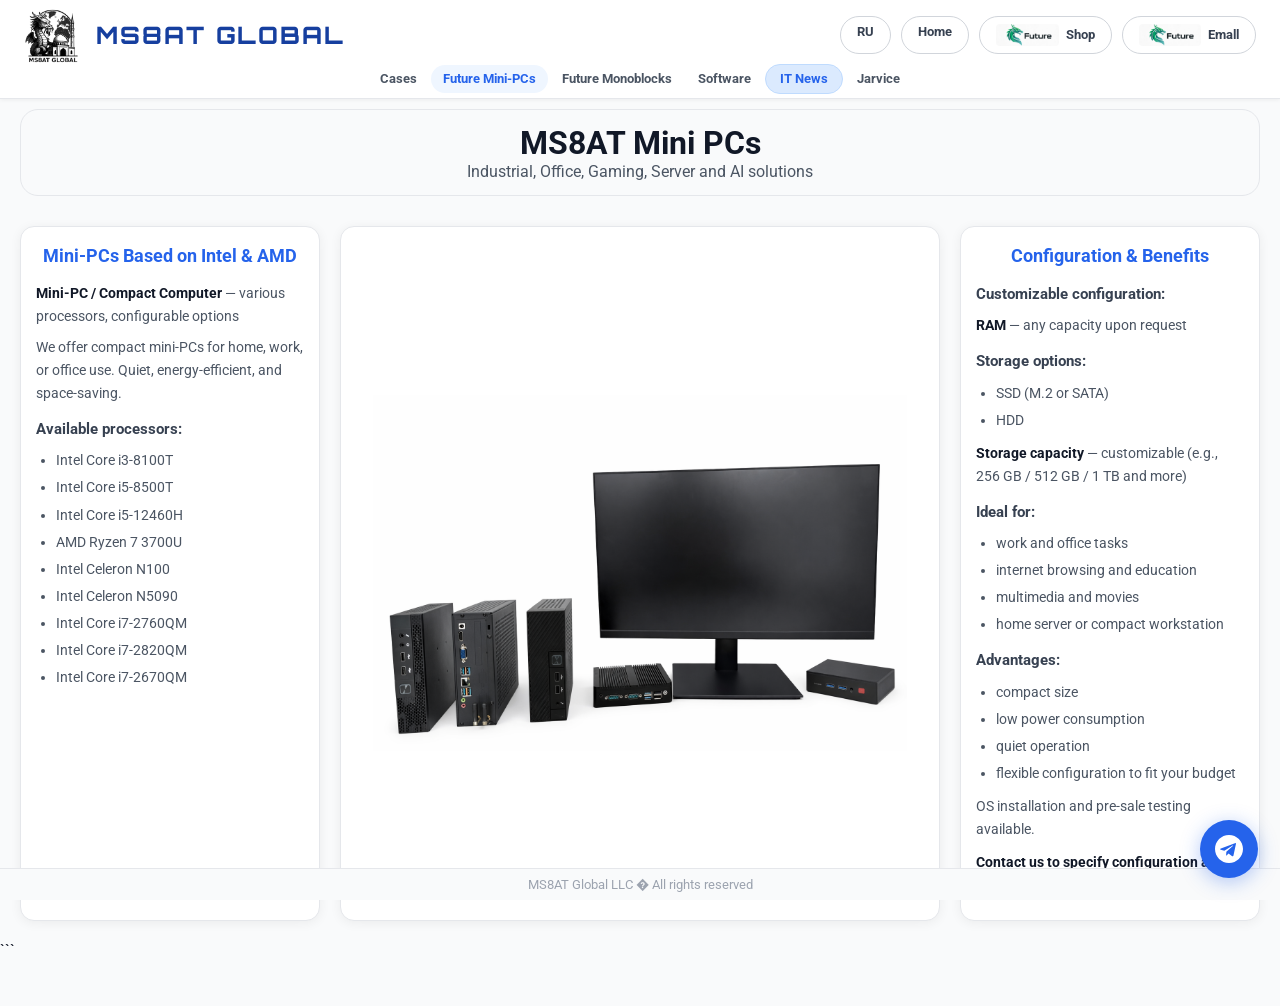
<file: en/minipc/minipc.html>
<!DOCTYPE html>
<html lang="en">
<head>
<meta charset="UTF-8">
<title>MS8AT Mini PCs</title>
<meta name="viewport" content="width=device-width, initial-scale=1.0">

<link href="https://fonts.googleapis.com/css2?family=Orbitron:wght@500;700&family=Roboto:wght@400;500&display=swap" rel="stylesheet">
<link rel="stylesheet" href="../../light-theme.css">

<style>

*{margin:0;padding:0;box-sizing:border-box}

body{
font-family:'Roboto',sans-serif;
background:radial-gradient(circle at top,#0b1220,#000);
color:#fff;
padding-bottom:46px;
}

a{color:inherit;text-decoration:none}

/* HEADER */

header{
padding:22px 24px 18px;
border-bottom:1px solid rgba(28,239,224,.18);
background:rgba(5,12,18,.92);
backdrop-filter:blur(14px);
position:sticky;
top:0;
z-index:20;
}

.top-bar{
display:flex;
align-items:center;
justify-content:space-between;
flex-wrap:wrap;
gap:14px;
margin-bottom:16px;
}

.logo{
display:flex;
align-items:center;
gap:12px;
}

.logo img{
height:42px;
filter:drop-shadow(0 0 12px rgba(28,239,224,.55));
}

.logo span{
font-family:'Orbitron';
color:#1cefe0;
font-size:1.08rem;
letter-spacing:1px;
text-shadow:0 0 12px rgba(28,239,224,.38);
}

.top-buttons,
.nav-buttons{
display:flex;
flex-wrap:wrap;
gap:10px;
}

.dealer-btn,
.nav-buttons a{
border:1px solid #1cefe0;
color:#1cefe0;
border-radius:999px;
transition:.25s ease;
white-space:nowrap;
}

.dealer-btn{
padding:10px 18px;
font-weight:700;
background:rgba(6,16,24,.75);
}

.dealer-btn:hover,
.nav-buttons a:hover,
.nav-buttons a.active{
background:#1cefe0;
color:#071116;
box-shadow:0 0 18px rgba(28,239,224,.35);
}

/* MAIN NAV */

.nav-buttons{
justify-content:center;
}

.nav-buttons a{
padding:9px 16px;
font-size:.92rem;
background:rgba(8,19,28,.72);
}

/* CATEGORY BUTTONS */

.category-buttons{
display:flex;
justify-content:center;
flex-wrap:wrap;
gap:12px;
margin-top:20px;
margin-bottom:15px;
}

.category-buttons a{
padding:10px 18px;
border:1.5px solid #00ffe0;
border-radius:25px;
color:#00ffe0;
font-family:'Orbitron';
font-size:.9rem;
transition:.3s;
}

.category-buttons a:hover{
background:#00ffe0;
color:#000;
box-shadow:0 0 15px #00ffe0;
}

/* HERO */

.hero{
margin:10px 20px;
border:1.5px solid #00ffe0;
border-radius:18px;
padding:14px;
text-align:center;
}

.hero h1{
font-family:'Orbitron';
color:#00ffe0;
}

/* GALLERY */

.cpu-gallery{
display:grid;
grid-template-columns:1fr 2fr 1fr;
gap:20px;
padding:20px;
max-width:1400px;
margin:auto;
}

.cpu-box{
border:1.5px solid rgba(0,255,224,.45);
border-radius:14px;
padding:15px;
background:rgba(0,0,0,.45);
font-size:0.9rem;
line-height:1.6;
}

.cpu-box h3{
text-align:center;
font-family:'Orbitron';
color:#00ffe0;
margin-bottom:12px;
font-size:1.1rem;
}

.cpu-box h4{
color:#00bcd4;
margin:12px 0 8px;
font-size:0.95rem;
}

.cpu-box p{
margin-bottom:8px;
}

.cpu-box ul{
margin-left:20px;
margin-bottom:10px;
}

.cpu-box li{
margin-bottom:4px;
}

.center-column{
border:1.5px solid rgba(0,255,224,.45);
border-radius:14px;
padding:12px;
background:rgba(0,0,0,.45);
display:flex;
flex-direction:column;
}

.carousel{
flex:1;
background:#fff;
border-radius:12px;
overflow:hidden;
display:flex;
align-items:center;
justify-content:center;
min-height:350px;
}

.carousel img{
width:100%;
height:100%;
object-fit:contain;
padding:20px;
background:#fff;
transition:opacity .6s ease;
}

@media (max-width:1100px){
.cpu-gallery{
grid-template-columns:1fr;
gap:14px;
padding:16px;
}

.center-column{
order:-1;
}

.carousel{
min-height:300px;
}
}

@media (max-width:820px){
header{
padding:16px 14px 14px;
}

.top-bar{
justify-content:center;
}

.top-buttons{
width:100%;
justify-content:center;
}

.nav-buttons{
justify-content:flex-start;
overflow-x:auto;
flex-wrap:nowrap;
padding-bottom:6px;
}

.category-buttons{
justify-content:flex-start;
overflow-x:auto;
flex-wrap:nowrap;
padding-bottom:4px;
}

.hero{
margin:10px 12px;
padding:12px;
}

.hero h1{
font-size:1.55rem;
}

.cpu-gallery{
padding:12px;
}
}

@media (max-width:620px){
.logo span{
font-size:.96rem;
}

.dealer-btn,
.nav-buttons a,
.category-buttons a{
font-size:.8rem;
}

.cpu-box{
padding:12px;
}

.center-column{
padding:8px;
}

.carousel{
min-height:240px;
}
}


/* unified-nav */
.nav-buttons,.header-nav{flex-wrap:nowrap;white-space:nowrap;overflow-x:auto}
.nav-buttons a,.header-nav a{flex:0 0 auto}

/* clickable-logo */
.logo{text-decoration:none;cursor:pointer}
.logo:hover{opacity:.86}

/* emall-shop */
.hero-shop{display:grid;gap:12px}
.hero-shop-logo-text{display:inline-flex;align-items:center;justify-content:center;min-width:104px;height:42px;border-radius:8px;background:#f8fafc;border:1px solid #dbeafe;color:#2563eb;font-weight:900;letter-spacing:.02em}
.btn-shop-emall{background:#111827}
.btn-shop-emall:hover{background:#374151}
</style>
</head>

<body>

<header>

<div class="top-bar">

<a class="logo" href="../index.html" aria-label="Go to homepage">
<img src="../images/logo.png">
<span>MS8AT GLOBAL</span>
</a>

<div class="top-buttons">

<a href="../../ru/minipc/minipc.html" class="dealer-btn">RU</a>

<a href="../index.html" class="dealer-btn">Home</a>

<a href="https://future.shop.onliner.by/" class="dealer-btn" target="_blank" rel="noopener noreferrer" style="display:inline-flex;align-items:center;gap:7px;padding:6px 14px 6px 8px;"><img src="../../logo-future.jpg" alt="Future" style="height:22px;width:auto;border-radius:4px;flex-shrink:0;">Shop</a>
      <a href="https://9981.emall.by/" class="dealer-btn" target="_blank" rel="noopener noreferrer" style="display:inline-flex;align-items:center;gap:7px;padding:6px 14px 6px 8px;"><img src="../../logo-future.jpg" alt="Future" style="height:22px;width:auto;border-radius:4px;flex-shrink:0;">Emall</a>

</div>

</div>

<div class="nav-buttons">
    <a href="../cases/cases.html">Cases</a>
    <a href="../minipc/minipc.html" class="active">Future Mini-PCs</a>
    <a href="../monoblock/monoblock.html">Future Monoblocks</a>
    <a href="../soft/soft.html">Software</a>
    <a href="../news/news.html" class="news-link">IT News</a>
    <a href="../jarvice/jarvice.html">Jarvice</a>
  </div>

<!-- CATEGORY BUTTONS -->

</header>



<div class="hero">

<h1>MS8AT Mini PCs</h1>

<p>Industrial, Office, Gaming, Server and AI solutions</p>

</div>



<section class="cpu-gallery">

<div class="cpu-box">

<h3>Mini-PCs Based on Intel & AMD</h3>

<p><strong>Mini-PC / Compact Computer</strong> — various processors, configurable options</p>

<p>We offer compact mini-PCs for home, work, or office use. Quiet, energy-efficient, and space-saving.</p>

<h4>Available processors:</h4>
<ul>
<li>Intel Core i3-8100T</li>
<li>Intel Core i5-8500T</li>
<li>Intel Core i5-12460H</li>
<li>AMD Ryzen 7 3700U</li>
<li>Intel Celeron N100</li>
<li>Intel Celeron N5090</li>
<li>Intel Core i7-2760QM</li>
<li>Intel Core i7-2820QM</li>
<li>Intel Core i7-2670QM</li>
</ul>

</div>


<div class="center-column">

<div class="carousel">
<img id="carouselImage" src="photo/pc1.webp" alt="MS8AT Mini-PC" loading="eager">
</div>

</div>


<div class="cpu-box">

<h3>Configuration & Benefits</h3>

<h4>Customizable configuration:</h4>
<p><strong>RAM</strong> — any capacity upon request</p>

<h4>Storage options:</h4>
<ul>
<li>SSD (M.2 or SATA)</li>
<li>HDD</li>
</ul>
<p><strong>Storage capacity</strong> — customizable (e.g., 256 GB / 512 GB / 1 TB and more)</p>

<h4>Ideal for:</h4>
<ul>
<li>work and office tasks</li>
<li>internet browsing and education</li>
<li>multimedia and movies</li>
<li>home server or compact workstation</li>
</ul>

<h4>Advantages:</h4>
<ul>
<li>compact size</li>
<li>low power consumption</li>
<li>quiet operation</li>
<li>flexible configuration to fit your budget</li>
</ul>

<p>OS installation and pre-sale testing available.</p>

<p style="margin-top:10px;color:#00ffe0;"><strong>Contact us to specify configuration and pricing.</strong></p>

</div>

</section>



<script>

const images=['photo/pc1.webp','photo/pc2.webp','photo/pc3.webp'];
const fallbackImages=[
  '../../ru/jet_future_minipc/MX-01/mx_01_front.png',
  '../../ru/jet_future_minipc/MX-09/mx_09_front.png',
  '../../ru/jet_future_minipc/monoblock/monoblock_front.png'
];

let index=0;

const img=document.getElementById('carouselImage');

function setFrame(frameIndex){
  const fallback = fallbackImages[frameIndex] || fallbackImages[0];
  img.onerror = () => {
    img.onerror = null;
    img.src = fallback;
  };
  img.src = images[frameIndex];
}

setFrame(index);

setInterval(()=>{

img.style.opacity=0;

setTimeout(()=>{

index=(index+1)%images.length;

setFrame(index);

img.style.opacity=1;

},300);

},4000);

</script>

<!-- === TELEGRAM BUTTON === -->
<a href="https://t.me/viq4uat_bot?start=order"
   target="_blank"
   title="�������� ������ � Telegram"
   style="
     position: fixed;
     right: 22px;
     bottom: 22px;
     width: 58px;
     height: 58px;
     border-radius: 50%;
     background: #00ffe0;
     display: flex;
     align-items: center;
     justify-content: center;
     box-shadow: 0 0 18px rgba(0,255,224,0.8);
     z-index: 9999;
     transition: transform 0.25s, box-shadow 0.25s;
   "
   onmouseover="this.style.transform='scale(1.12)'; this.style.boxShadow='0 0 30px rgba(0,255,224,1)'"
   onmouseout="this.style.transform='scale(1)'; this.style.boxShadow='0 0 18px rgba(0,255,224,0.8)'"
>
  <svg width="28" height="28" viewBox="0 0 240 240" fill="#0a0a0f" xmlns="http://www.w3.org/2000/svg">
    <path d="M120 0C53.7 0 0 53.7 0 120s53.7 120 120 120 120-53.7 120-120S186.3 0 120 0zm58.3 82.1-19.9 93.8c-1.5 6.7-5.5 8.3-11.2 5.2l-31-22.9-14.9 14.3c-1.6 1.6-3 3-6.1 3l2.2-31.7 57.7-52.1c2.5-2.2-.5-3.4-3.9-1.2l-71.3 44.9-30.7-9.6c-6.7-2.1-6.8-6.7 1.4-9.9l119.9-46.2c5.6-2 10.5 1.3 8.8 9.4z"/>
  </svg>
</a>
<!-- === /TELEGRAM BUTTON === -->
<footer style="
  position: fixed;
  bottom: 0;
  left: 0;
  right: 0;
  background: rgba(0,0,0,0.9);
  color: #aaa;
  text-align: center;
  padding: 8px;
  font-size: 0.8rem;
  border-top: 1px solid rgba(0,255,224,0.2);
  z-index: 9998;
">
  MS8AT Global LLC � All rights reserved
</footer>

</body>
</html>
```
</file>
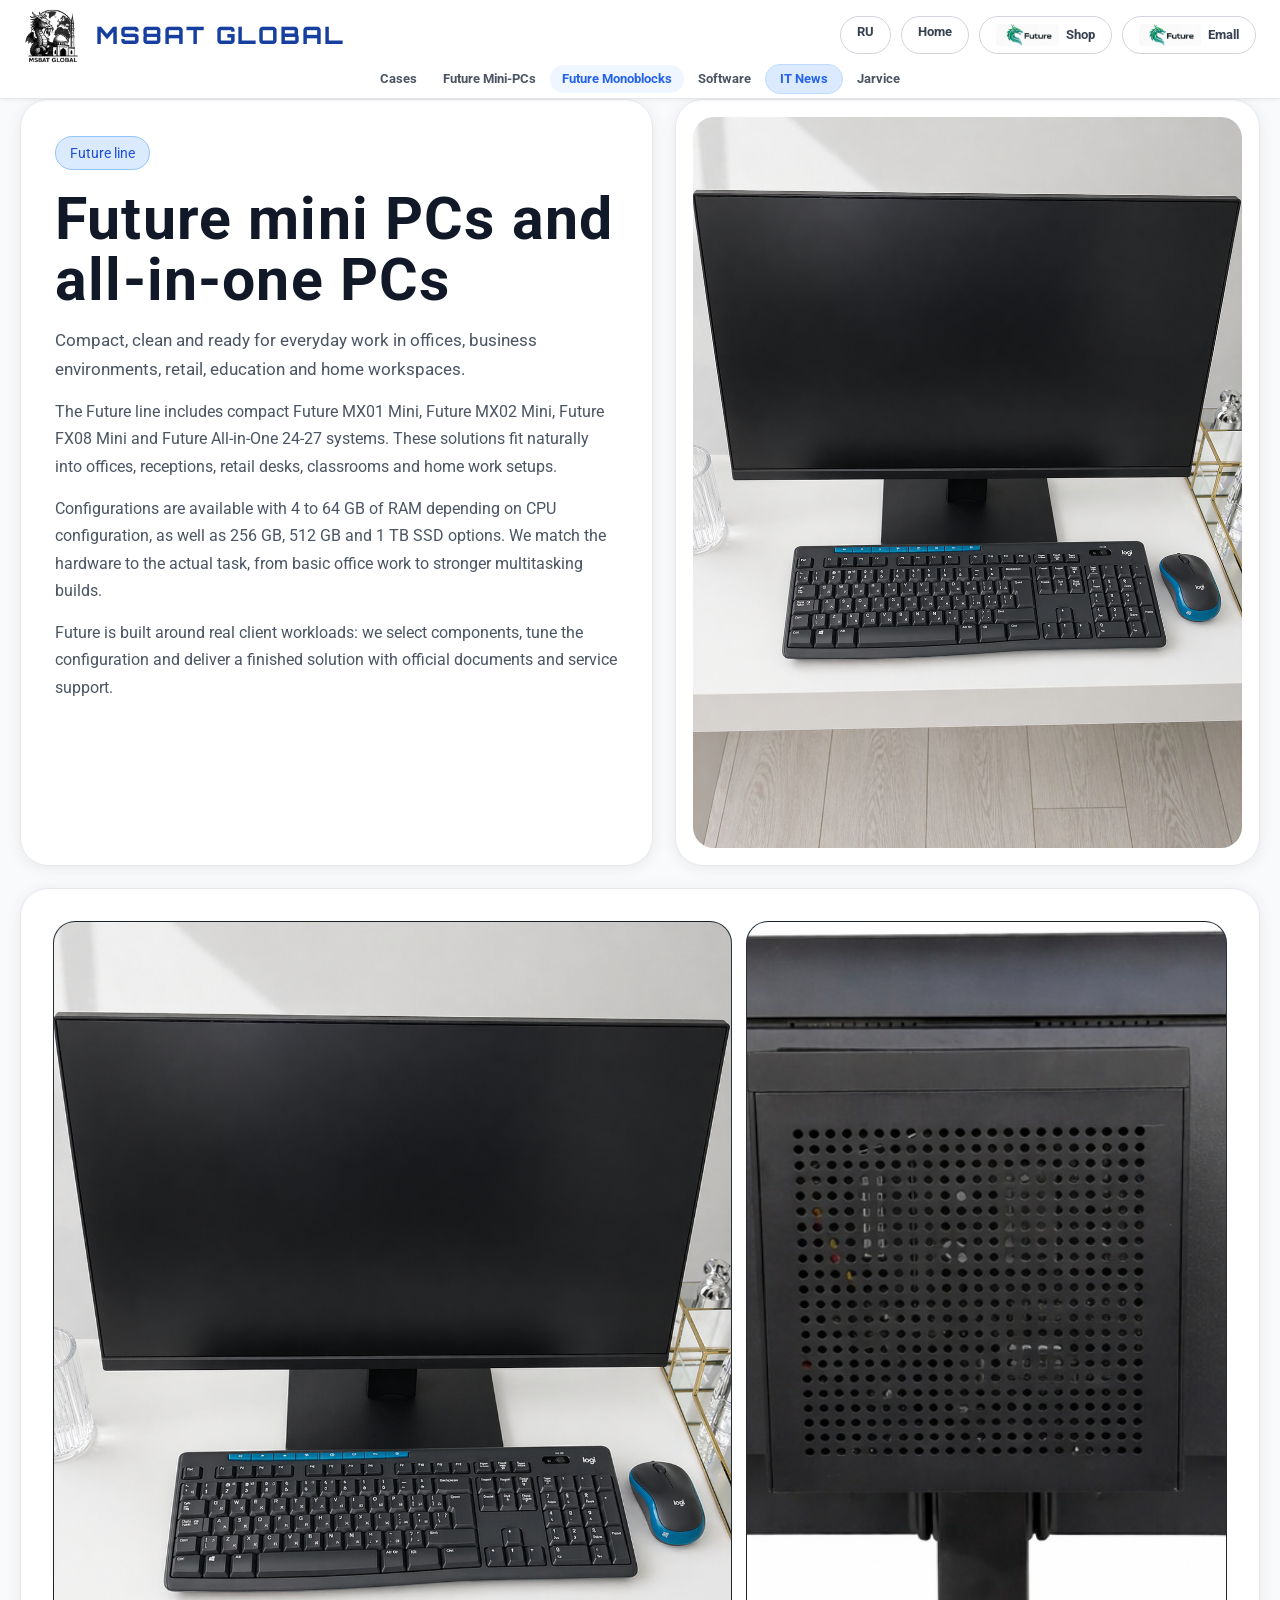
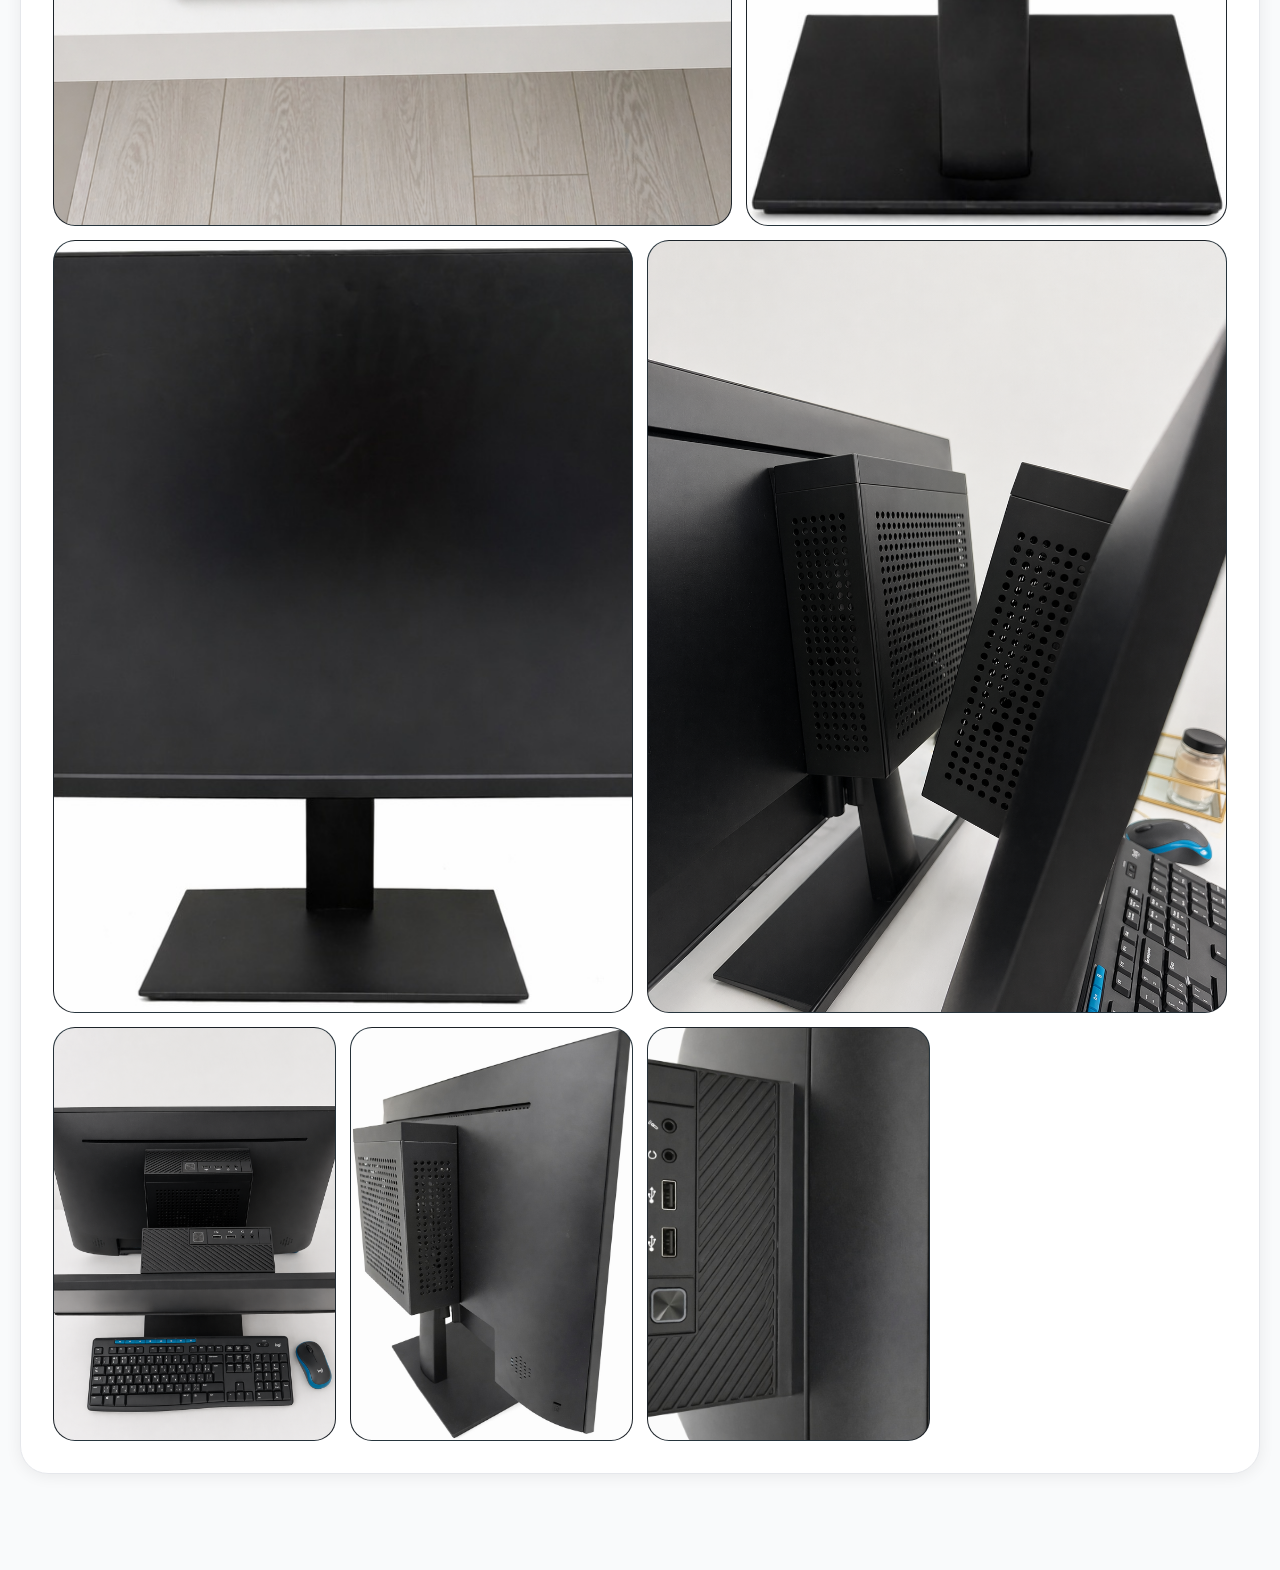
<file: en/monoblock/monoblock.html>
<!DOCTYPE html>
<html lang="en">
<head>
<meta charset="UTF-8">
<title>Future - Mini PCs and All-in-One PCs for Office, Business and Home | MS8AT</title>
<meta name="viewport" content="width=device-width, initial-scale=1.0">
<meta name="description" content="Future mini PCs and all-in-one PCs with 4-64 GB RAM depending on CPU configuration, 256/512 GB and 1 TB SSD options, 24-month warranty and service support in Minsk.">

<link href="https://fonts.googleapis.com/css2?family=Orbitron:wght@500;700&family=Roboto:wght@400;500;700&display=swap" rel="stylesheet">
<link rel="stylesheet" href="../../light-theme.css">

<style>
:root{
  --bg:#061017;
  --bg-deep:#02060b;
  --panel:rgba(8,18,24,.84);
  --panel-strong:#101c25;
  --panel-soft:#14242f;
  --accent:#18f4df;
  --accent-soft:#7ae8ff;
  --text:#f4fbff;
  --muted:#b6c8d3;
  --line:rgba(24,244,223,.24);
  --line-strong:rgba(122,232,255,.28);
  --shadow:0 24px 60px rgba(0,0,0,.34);
}

*{margin:0;padding:0;box-sizing:border-box}

html{scroll-behavior:smooth}

body{
  font-family:'Roboto',sans-serif;
  color:var(--text);
  background:
    radial-gradient(circle at top left,rgba(24,244,223,.12),transparent 28%),
    radial-gradient(circle at top right,rgba(122,232,255,.1),transparent 32%),
    linear-gradient(180deg,var(--bg),var(--bg-deep));
  min-height:100vh;
}

a{color:inherit;text-decoration:none}

button{
  font:inherit;
  color:inherit;
  background:none;
  border:none;
}

img{display:block;max-width:100%}

[hidden]{display:none !important}

header{
  padding:22px 24px 18px;
  border-bottom:1px solid rgba(28,239,224,.18);
  background:rgba(5,12,18,.92);
  backdrop-filter:blur(14px);
  position:sticky;
  top:0;
  z-index:20;
}

.top-bar{
  display:flex;
  justify-content:space-between;
  align-items:center;
  flex-wrap:wrap;
  gap:14px;
  margin-bottom:18px;
}

.logo{
  display:flex;
  align-items:center;
  gap:10px;
}

.logo img{
  height:42px;
  filter:drop-shadow(0 0 12px var(--accent));
}

.logo span{
  font-family:'Orbitron',sans-serif;
  font-size:1.15rem;
  color:var(--accent);
}

.top-buttons,
.nav-buttons,
.category-buttons,
.hero-actions,
.chips,
.scenario-list,
.modal-actions{
  display:flex;
  gap:10px;
  flex-wrap:wrap;
}

.dealer-btn,
.nav-buttons a,
.category-buttons a,
.cta-btn{
  transition:.25s ease;
}

.dealer-btn{
  padding:8px 16px;
  border:1px solid var(--accent);
  border-radius:999px;
  color:var(--accent);
}

.dealer-btn:hover,
.dealer-btn:focus-visible{
  background:var(--accent);
  color:#00110f;
  box-shadow:0 0 18px rgba(24,244,223,.28);
}

.nav-buttons,
.category-buttons{
  justify-content:center;
}

.nav-buttons{margin-bottom:12px}

.nav-buttons a{
  padding:8px 15px;
  border:1px solid rgba(122,232,255,.38);
  border-radius:999px;
  color:var(--accent-soft);
  font-size:.92rem;
}

.nav-buttons a:hover,
.nav-buttons a.active,
.nav-buttons a:focus-visible{
  background:var(--accent-soft);
  color:#001019;
}

.category-buttons a{
  padding:10px 18px;
  border:1px solid var(--line-strong);
  border-radius:999px;
  color:var(--accent);
  font-family:'Orbitron',sans-serif;
  font-size:.82rem;
}

.category-buttons a:hover,
.category-buttons a.active,
.category-buttons a:focus-visible{
  background:var(--accent);
  color:#00110f;
  box-shadow:0 0 18px rgba(24,244,223,.22);
}

main{
  max-width:1280px;
  margin:0 auto;
  padding:0 20px 74px;
}

.panel{
  background:var(--panel);
  border:1px solid var(--line);
  border-radius:28px;
  box-shadow:var(--shadow);
  backdrop-filter:blur(14px);
}

.hero{
  display:grid;
  grid-template-columns:1.04fr .96fr;
  gap:22px;
  margin-bottom:22px;
}

.hero-copy{
  padding:36px 34px;
}

.eyebrow,
.hint{
  display:inline-flex;
  align-items:center;
  gap:8px;
  padding:8px 14px;
  border-radius:999px;
  border:1px solid var(--line);
  background:rgba(24,244,223,.08);
  color:var(--accent);
  font-size:.86rem;
}

.eyebrow{margin-bottom:18px}

h1,
h2{
  font-family:'Orbitron',sans-serif;
  letter-spacing:.02em;
}

h1{
  font-size:clamp(2.1rem,4.6vw,3.7rem);
  line-height:1.04;
  margin-bottom:16px;
  color:var(--accent);
}

.hero-copy p{
  color:var(--muted);
  line-height:1.72;
  margin-bottom:14px;
}

.hero-copy .lead{
  color:var(--text);
  font-size:1.05rem;
}

.hero-actions{
  margin-top:22px;
}

.cta-btn{
  display:inline-flex;
  align-items:center;
  justify-content:center;
  padding:12px 18px;
  border-radius:16px;
  border:1px solid var(--line);
  background:rgba(255,255,255,.02);
  color:var(--text);
  min-height:46px;
}

.cta-btn.primary{
  background:var(--accent);
  border-color:var(--accent);
  color:#00110f;
  font-weight:700;
}

.cta-btn:hover,
.cta-btn:focus-visible{
  transform:translateY(-2px);
  box-shadow:0 0 18px rgba(24,244,223,.22);
}

.hero-visual{
  padding:16px;
  display:block;
}

.shot{
  position:relative;
  overflow:hidden;
  border-radius:22px;
  background:linear-gradient(160deg,#1a2932,#0c1117);
  min-height:180px;
  cursor:pointer;
  border:1px solid rgba(255,255,255,.06);
  box-shadow:inset 0 1px 0 rgba(255,255,255,.05);
}

.shot img{
  width:100%;
  height:100%;
  object-fit:cover;
  transition:transform .35s ease;
}

.shot:hover img,
.shot:focus-visible img{
  transform:scale(1.05);
}

.hero-primary{
  min-height:528px;
}

.hero-photo{
  width:100%;
  height:100%;
  min-height:528px;
  object-fit:cover;
  border-radius:22px;
  border:1px solid rgba(255,255,255,.06);
}

.stats{
  display:grid;
  grid-template-columns:repeat(4,1fr);
  gap:14px;
  margin-bottom:22px;
}

.stat{
  padding:22px 20px;
}

.stat strong{
  display:block;
  color:var(--accent);
  font-family:'Orbitron',sans-serif;
  font-size:1.2rem;
  margin-bottom:8px;
}

.stat p{
  color:var(--muted);
  line-height:1.65;
}

.section{
  padding:32px;
  margin-bottom:22px;
}

.section-head{
  display:flex;
  justify-content:space-between;
  align-items:flex-end;
  gap:20px;
  margin-bottom:24px;
}

.kicker{
  display:block;
  color:var(--accent);
  text-transform:uppercase;
  letter-spacing:.2em;
  font-size:.76rem;
  margin-bottom:10px;
}

h2{
  font-size:clamp(1.45rem,3vw,2.35rem);
  margin-bottom:10px;
  color:#ecffff;
}

.section-head p,
.config-main p,
.contact-card p,
.doc-card p{
  color:var(--muted);
  line-height:1.7;
}

.benefit-grid,
.series-grid,
.config-grid,
.doc-grid{
  display:grid;
  gap:14px;
}

.benefit-grid,
.series-grid{
  grid-template-columns:repeat(4,1fr);
}

.benefit,
.series-card,
.config-card,
.contact-card{
  border:1px solid var(--line);
  border-radius:24px;
  background:var(--panel-strong);
  padding:22px 20px;
}

.benefit h3,
.series-card h3,
.config-card h3,
.contact-card h3,
.doc-card h3{
  font-size:1.08rem;
  margin-bottom:10px;
  color:var(--text);
}

.benefit p,
.series-card p,
.config-card p,
.contact-card li{
  color:var(--muted);
  line-height:1.68;
}

.chips{
  margin-top:16px;
}

.chips span,
.scenario-list span{
  padding:8px 12px;
  border-radius:999px;
  border:1px solid rgba(122,232,255,.52);
  background:rgba(122,232,255,.14);
  color:#051015;
  font-size:.88rem;
  font-weight:600;
  text-shadow:none;
}

.config-layout{
  display:grid;
  grid-template-columns:1.06fr .94fr;
  gap:18px;
}

.config-main{
  border:1px solid var(--line);
  border-radius:26px;
  background:linear-gradient(180deg,rgba(24,244,223,.08),rgba(255,255,255,.02));
  padding:26px;
}

.config-main ul,
.contact-card ul{
  list-style:none;
  display:grid;
  gap:12px;
  margin-top:18px;
}

.config-main li,
.contact-card li{
  display:flex;
  gap:10px;
  align-items:flex-start;
}

.config-main li::before,
.contact-card li::before{
  content:"";
  width:10px;
  height:10px;
  margin-top:8px;
  border-radius:50%;
  background:var(--accent);
  flex:0 0 auto;
  box-shadow:0 0 14px rgba(24,244,223,.45);
}

.config-grid{
  grid-template-columns:repeat(2,1fr);
}

.scenario-list{
  margin-top:18px;
}

.gallery-note{
  display:flex;
  justify-content:space-between;
  gap:16px;
  align-items:center;
  margin-bottom:18px;
}

.gallery-board{
  display:grid;
  grid-template-columns:repeat(12,1fr);
  gap:14px;
}

.gallery-board .shot{
  min-height:240px;
}

.gallery-large{
  grid-column:span 7;
  min-height:360px;
}

.gallery-tall{
  grid-column:span 5;
  min-height:360px;
}

.gallery-wide{
  grid-column:span 6;
  min-height:280px;
}

.gallery-small{
  grid-column:span 3;
  min-height:220px;
}

.doc-grid{
  grid-template-columns:repeat(2,1fr);
}

.doc-card{
  display:grid;
  grid-template-columns:88px 1fr;
  gap:18px;
  align-items:center;
  border:1px solid var(--line);
  border-radius:26px;
  background:linear-gradient(160deg,rgba(255,255,255,.03),rgba(24,244,223,.05));
  padding:24px;
  cursor:pointer;
  text-align:left;
  transition:transform .25s ease, box-shadow .25s ease;
}

.doc-card:hover,
.doc-card:focus-visible{
  transform:translateY(-3px);
  box-shadow:0 0 22px rgba(24,244,223,.15);
}

.doc-icon{
  width:78px;
  height:96px;
}

.doc-icon path,
.doc-icon polyline,
.doc-icon line{
  stroke:#ff5555;
  stroke-width:6;
  fill:none;
  stroke-linecap:round;
  stroke-linejoin:round;
}

.doc-icon text{
  fill:#ff5555;
  font-size:24px;
  font-family:'Roboto',sans-serif;
  font-weight:700;
}

.doc-action{
  display:inline-flex;
  align-items:center;
  justify-content:center;
  margin-top:14px;
  padding:9px 16px;
  border-radius:999px;
  border:1px solid var(--line-strong);
  color:var(--accent);
  background:rgba(24,244,223,.08);
  font-size:.9rem;
  font-weight:700;
}

.contact-grid{
  display:grid;
  grid-template-columns:.94fr 1.06fr;
  gap:16px;
}

.contact-card strong{
  color:var(--accent);
}

.contact-card address{
  font-style:normal;
  color:var(--text);
  line-height:1.8;
  margin-top:14px;
}

.closing{
  display:grid;
  grid-template-columns:1.05fr .95fr;
  gap:16px;
  align-items:stretch;
}

.closing-copy{
  padding:28px;
  border:1px solid var(--line);
  border-radius:26px;
  background:linear-gradient(135deg,rgba(24,244,223,.1),rgba(122,232,255,.04));
}

.closing-copy p{
  color:var(--muted);
  line-height:1.72;
}

.closing-copy .hero-actions{
  margin-top:18px;
}

.contact-mini{
  padding:28px;
  border:1px solid var(--line);
  border-radius:26px;
  background:var(--panel-strong);
}

.contact-mini p{
  color:var(--muted);
  line-height:1.76;
}

footer{
  padding:24px;
  text-align:center;
  color:#89a2b0;
  font-size:.95rem;
}

.modal{
  position:fixed;
  inset:0;
  z-index:9999;
  display:flex;
  align-items:center;
  justify-content:center;
  padding:24px;
  background:rgba(2,6,9,.88);
  backdrop-filter:blur(10px);
}

.modal-shell{
  width:min(1120px,100%);
  max-height:calc(100vh - 48px);
  border:1px solid var(--line);
  border-radius:28px;
  background:#071219;
  box-shadow:var(--shadow);
  overflow:hidden;
}

.modal-head{
  display:flex;
  justify-content:space-between;
  align-items:center;
  gap:12px;
  padding:16px 20px;
  border-bottom:1px solid rgba(255,255,255,.08);
}

.modal-head p{
  color:var(--text);
  font-weight:500;
}

.modal-actions a{
  padding:10px 14px;
  border-radius:14px;
  border:1px solid var(--line);
  color:var(--accent);
}

.modal-actions a:hover,
.modal-actions a:focus-visible{
  background:rgba(24,244,223,.1);
}

.modal-close{
  position:absolute;
  top:18px;
  right:18px;
  width:46px;
  height:46px;
  border-radius:50%;
  border:1px solid var(--line);
  background:rgba(7,18,25,.9);
  cursor:pointer;
  color:var(--text);
  font-size:1.5rem;
  line-height:1;
}

.modal-close:hover,
.modal-close:focus-visible{
  background:rgba(24,244,223,.14);
}

.modal-body{
  padding:18px;
  height:min(78vh,860px);
}

.modal-body img,
.modal-body iframe{
  width:100%;
  height:100%;
  border:none;
  border-radius:18px;
  background:#fff;
}

.modal-body img{
  object-fit:contain;
  background:#0d141a;
}

@media (max-width:1120px){
  .hero,
  .config-layout,
  .contact-grid,
  .closing{
    grid-template-columns:1fr;
  }

  .stats,
  .benefit-grid,
  .series-grid{
    grid-template-columns:repeat(2,1fr);
  }

  .hero-visual{
    min-height:auto;
  }
}

@media (max-width:820px){
  header{
    padding:18px 16px 24px;
  }

  main{
    padding:0 14px 66px;
  }

  .hero-copy,
  .section{
    padding:24px 20px;
  }

  .hero-visual{
    grid-template-columns:1fr;
  }

  .hero-primary{
    min-height:360px;
  }

  .stats,
  .benefit-grid,
  .series-grid,
  .config-grid,
  .doc-grid{
    grid-template-columns:1fr;
  }

  .gallery-board{
    grid-template-columns:1fr;
  }

  .gallery-large,
  .gallery-tall,
  .gallery-wide,
  .gallery-small{
    grid-column:auto;
    min-height:240px;
  }

  .doc-card{
    grid-template-columns:1fr;
    justify-items:start;
  }

  .gallery-note,
  .section-head,
  .modal-head{
    flex-direction:column;
    align-items:flex-start;
  }

  .modal{
    padding:12px;
  }

  .modal-body{
    height:70vh;
    padding:12px;
  }
}

@media (max-width:560px){
  .top-bar{
    justify-content:center;
  }

  .hero-actions .cta-btn,
  .modal-actions a{
    width:100%;
    justify-content:center;
  }
}

/* unified-nav */
.nav-buttons,.header-nav{flex-wrap:nowrap;white-space:nowrap;overflow-x:auto}
.nav-buttons a,.header-nav a{flex:0 0 auto}

/* clickable-logo */
.logo{text-decoration:none;cursor:pointer}
.logo:hover{opacity:.86}

/* emall-shop */
.hero-shop{display:grid;gap:12px}
.hero-shop-logo-text{display:inline-flex;align-items:center;justify-content:center;min-width:104px;height:42px;border-radius:8px;background:#f8fafc;border:1px solid #dbeafe;color:#2563eb;font-weight:900;letter-spacing:.02em}
.btn-shop-emall{background:#111827}
.btn-shop-emall:hover{background:#374151}
</style>
</head>

<body>

<header>
  <div class="top-bar">
    <a class="logo" href="../index.html" aria-label="Go to homepage">
      <img src="../images/logo.png" alt="MS8AT Global">
      <span>MS8AT GLOBAL</span>
    </a>

    <div class="top-buttons">
      <a href="../../ru/monoblock/monoblock.html" class="dealer-btn">RU</a>
      <a href="../index.html" class="dealer-btn">Home</a>
      <a href="https://future.shop.onliner.by/" class="dealer-btn" target="_blank" rel="noopener noreferrer" style="display:inline-flex;align-items:center;gap:7px;padding:6px 14px 6px 8px;"><img src="../../logo-future.jpg" alt="Future" style="height:22px;width:auto;border-radius:4px;flex-shrink:0;">Shop</a>
      <a href="https://9981.emall.by/" class="dealer-btn" target="_blank" rel="noopener noreferrer" style="display:inline-flex;align-items:center;gap:7px;padding:6px 14px 6px 8px;"><img src="../../logo-future.jpg" alt="Future" style="height:22px;width:auto;border-radius:4px;flex-shrink:0;">Emall</a>
    </div>
  </div>

  <div class="nav-buttons">
    <a href="../cases/cases.html">Cases</a>
    <a href="../minipc/minipc.html">Future Mini-PCs</a>
    <a href="../monoblock/monoblock.html" class="active">Future Monoblocks</a>
    <a href="../soft/soft.html">Software</a>
    <a href="../news/news.html" class="news-link">IT News</a>
    <a href="../jarvice/jarvice.html">Jarvice</a>
  </div>

  </header>

<main>
  <section class="hero">
    <div class="panel hero-copy">
      <span class="eyebrow">Future line</span>
      <h1>Future mini PCs and all-in-one PCs</h1>
      <p class="lead">Compact, clean and ready for everyday work in offices, business environments, retail, education and home workspaces.</p>
      <p>The Future line includes compact Future MX01 Mini, Future MX02 Mini, Future FX08 Mini and Future All-in-One 24-27 systems. These solutions fit naturally into offices, receptions, retail desks, classrooms and home work setups.</p>
      <p>Configurations are available with 4 to 64 GB of RAM depending on CPU configuration, as well as 256 GB, 512 GB and 1 TB SSD options. We match the hardware to the actual task, from basic office work to stronger multitasking builds.</p>
      <p>Future is built around real client workloads: we select components, tune the configuration and deliver a finished solution with official documents and service support.</p>
    </div>

    <div class="panel hero-visual">
      <img class="hero-photo" src="./mono1.png" alt="Future all-in-one PC in a real workspace" loading="eager">
    </div>
  </section>

  <section class="panel section" id="gallery">
    <div class="gallery-board monoblock-gallery">
      <div class="shot gallery-large">
        <img src="./mono1.png" alt="Future all-in-one PC in a workspace" loading="lazy">
      </div>
      <div class="shot gallery-tall">
        <img src="./monoblock-2.jpg" alt="Future all-in-one PC, rear view" loading="lazy">
      </div>
      <div class="shot gallery-wide">
        <img src="./monoblock-1.jpg" alt="Future all-in-one PC, front angle" loading="lazy">
      </div>
      <div class="shot gallery-wide">
        <img src="./mono2.png" alt="Future all-in-one PC, rear side in interior" loading="lazy">
      </div>
      <div class="shot gallery-small">
        <img src="./mono3.png" alt="Future all-in-one PC, side profile" loading="lazy">
      </div>
      <div class="shot gallery-small">
        <img src="./monoblock-3.jpg" alt="Future all-in-one PC, side angle" loading="lazy">
      </div>
      <div class="shot gallery-small">
        <img src="./monoblock-4.jpg" alt="Future all-in-one PC, panel close-up" loading="lazy">
      </div>
    </div>
  </section>
</main>

</body>
</html>
</file>
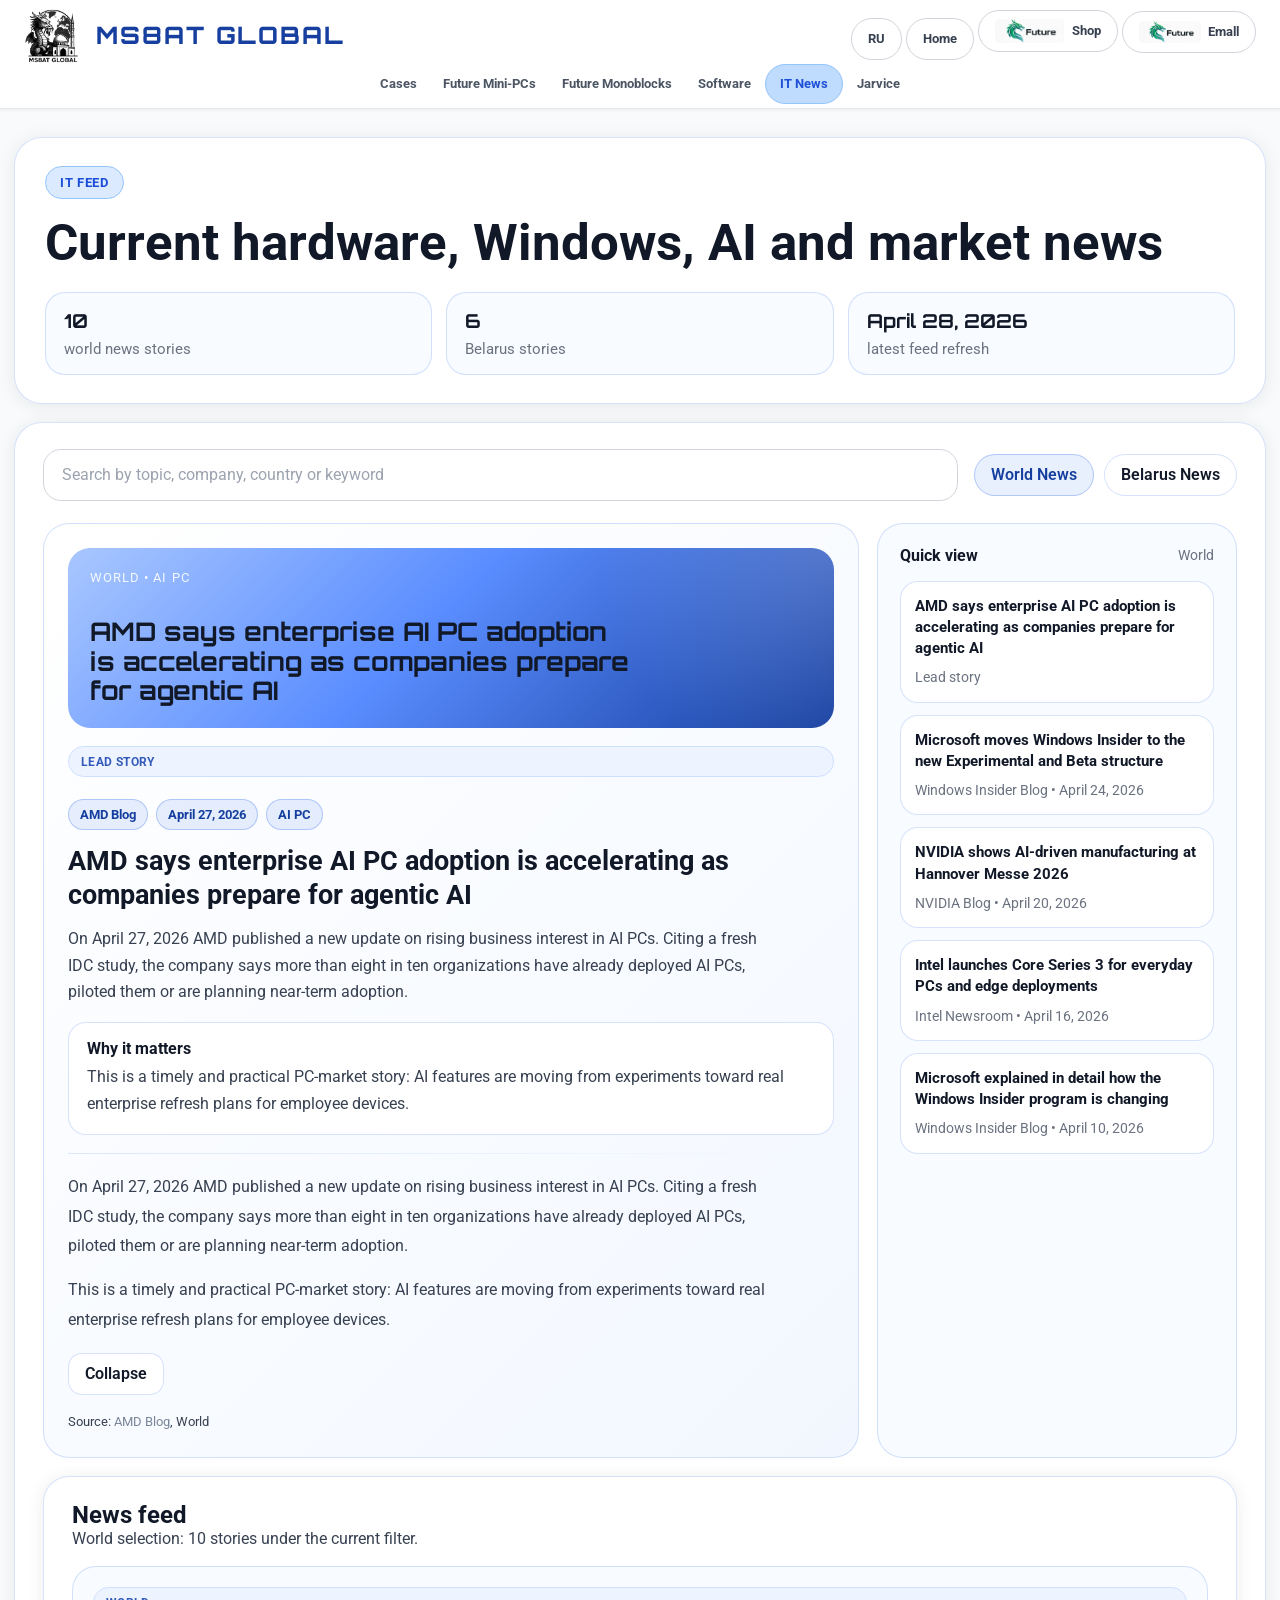
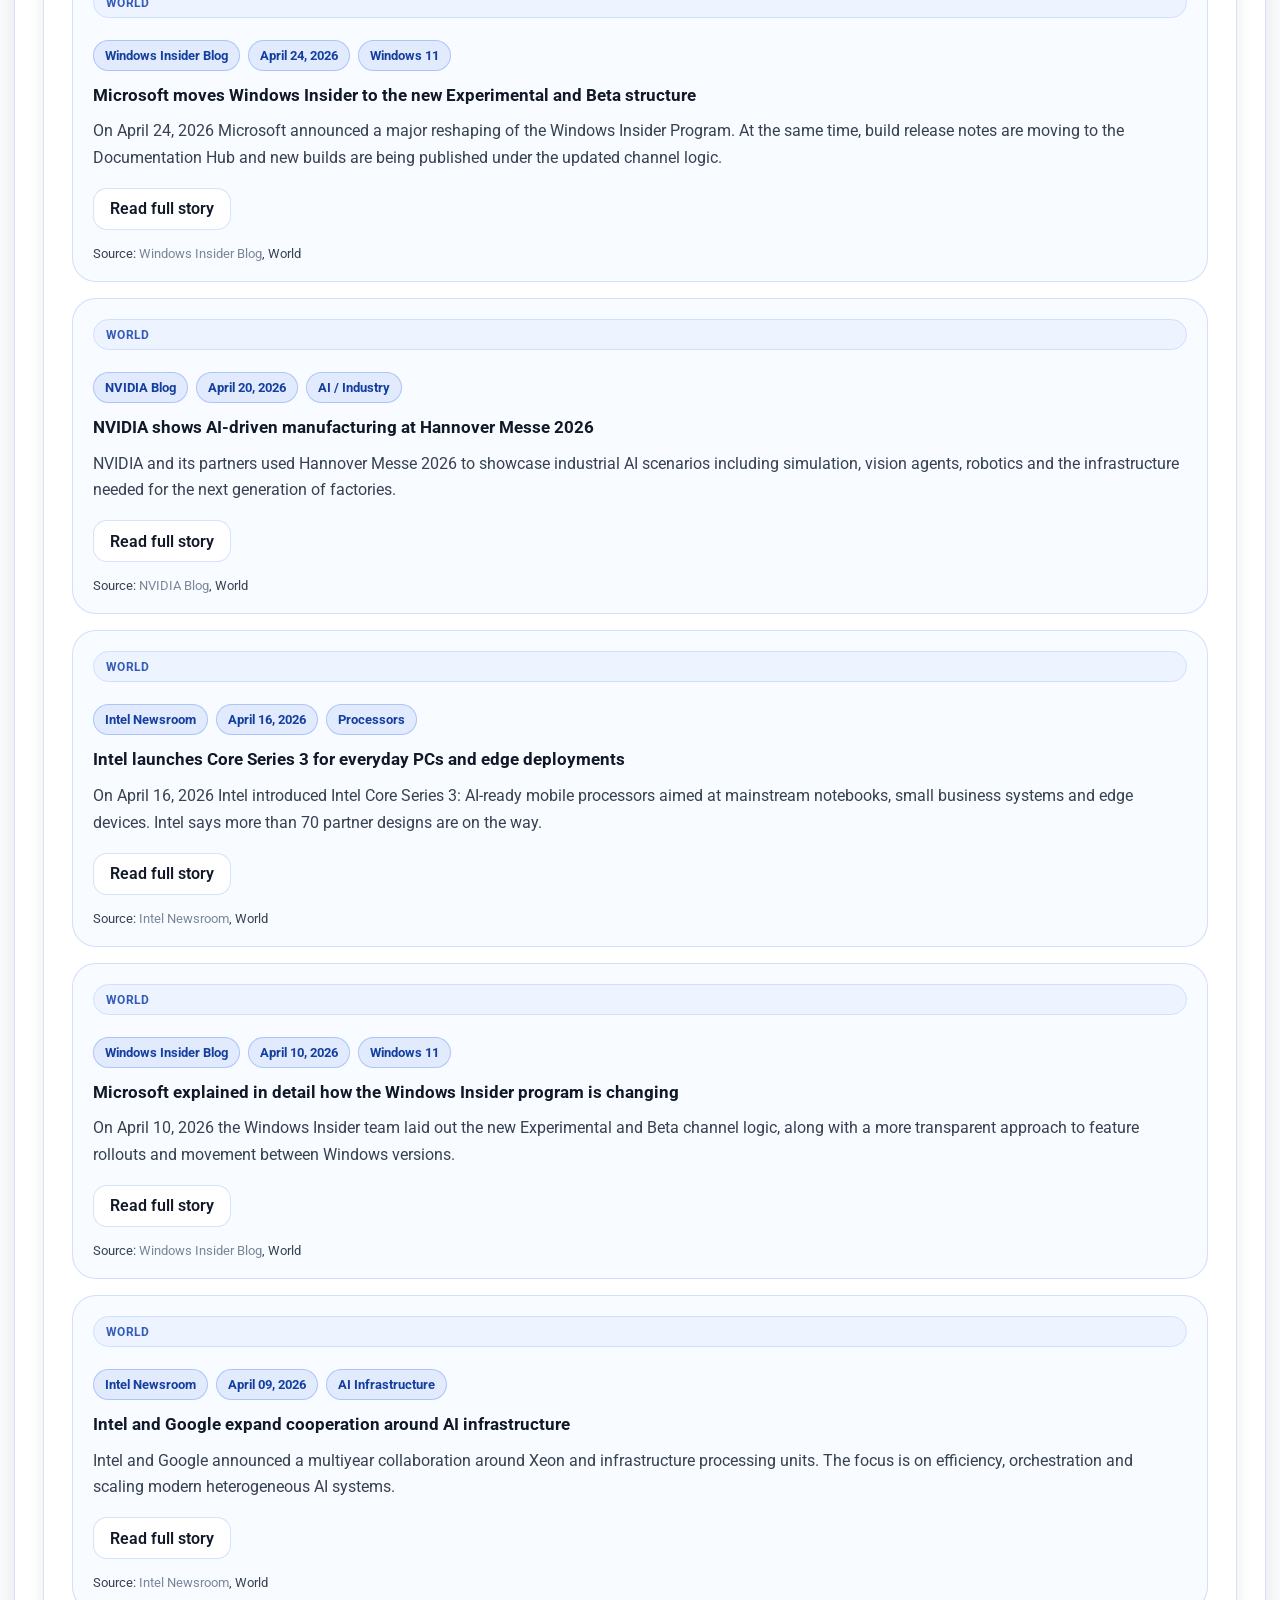
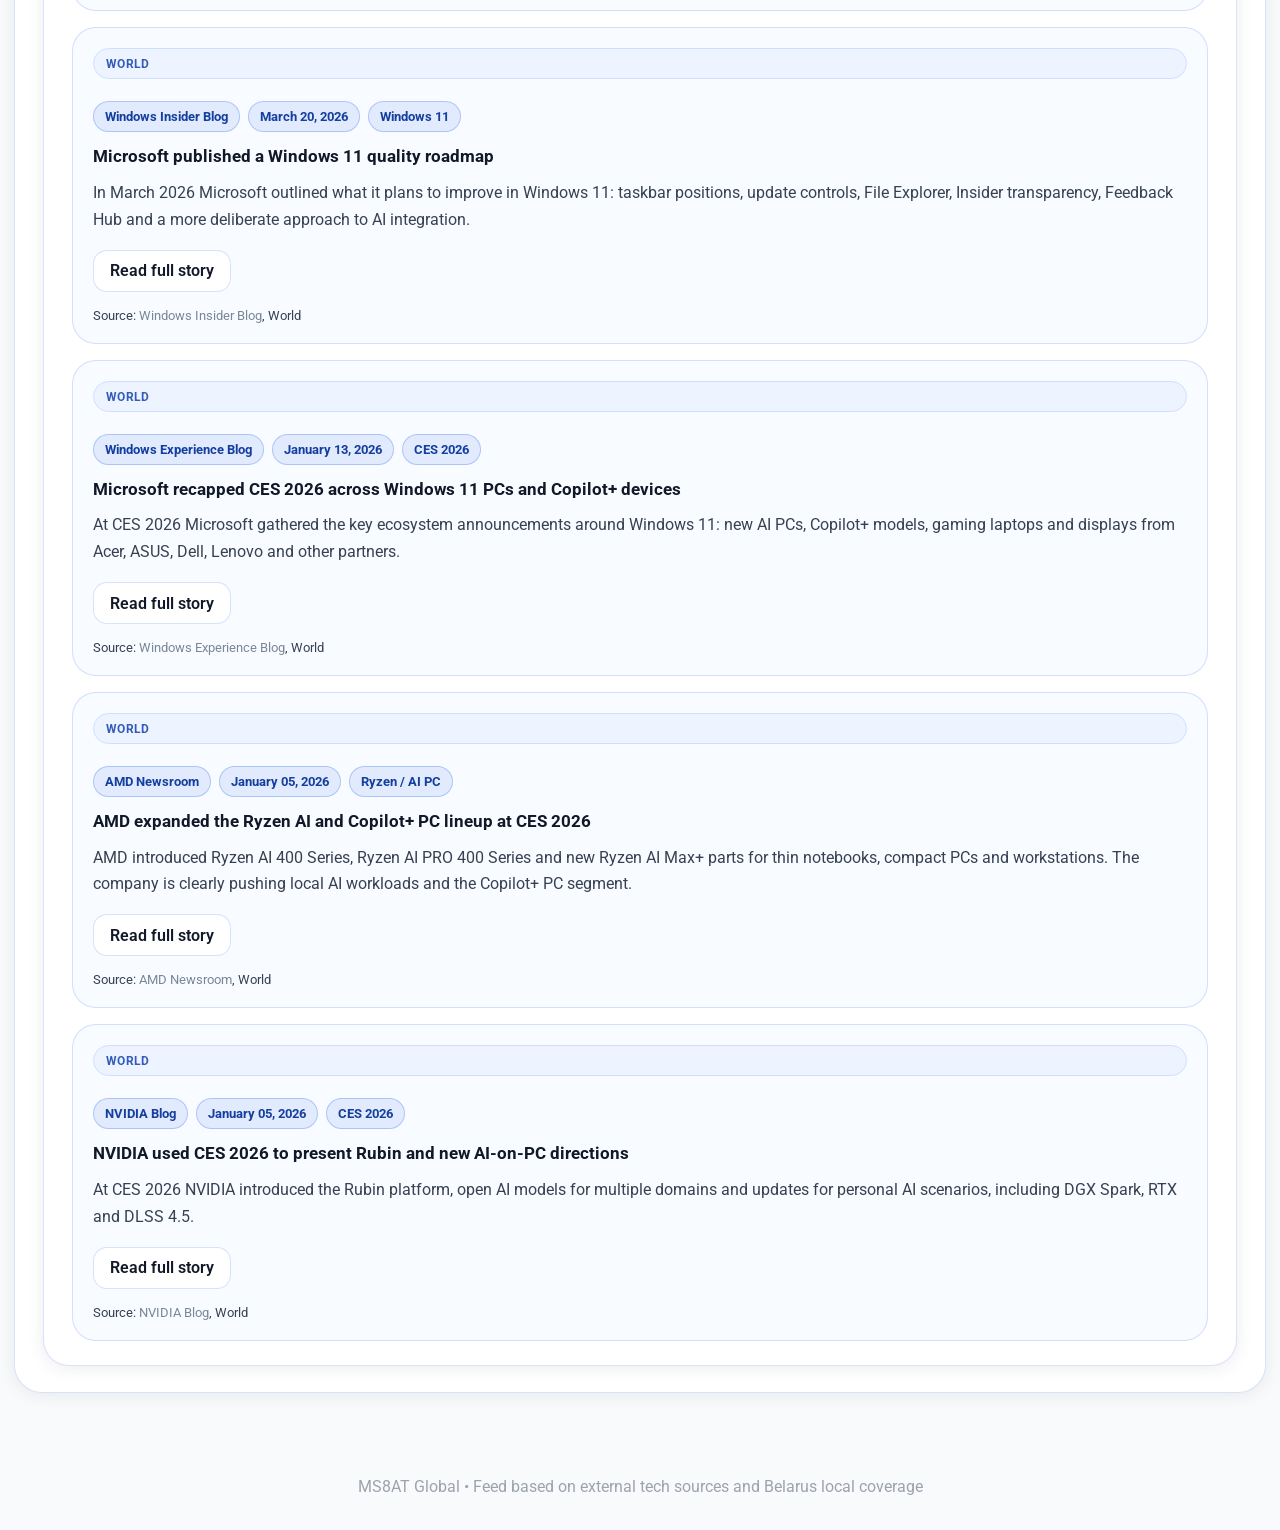
<file: en/news/news.html>
<!DOCTYPE html>
<html lang="en">
<head>
<meta charset="UTF-8">
<title>IT News | MS8AT</title>
<meta name="viewport" content="width=device-width, initial-scale=1.0">
<meta name="description" content="Current IT feed: computers, components, Windows, AI, market updates and Belarus local technology news.">
<link href="https://fonts.googleapis.com/css2?family=Orbitron:wght@500;700&family=Roboto:wght@400;500;700&display=swap" rel="stylesheet">
<link rel="stylesheet" href="../../light-theme.css">
<style>
:root{
  --card:#ffffff;
  --card-soft:#f8fbff;
  --line:#d8e3f1;
  --line-strong:#9bb8ff;
  --text:#132033;
  --muted:#5f7088;
  --accent:#2f70ff;
  --accent-soft:#edf3ff;
  --accent-dark:#153f9f;
  --shadow:0 18px 42px rgba(17,38,74,.08);
}
*{margin:0;padding:0;box-sizing:border-box}
body{
  font-family:'Roboto',sans-serif;
  color:var(--text);
  background:
    radial-gradient(circle at top left,rgba(47,112,255,.09),transparent 26%),
    linear-gradient(180deg,#f8fbff 0%,#f3f7fc 100%);
}
a{color:inherit;text-decoration:none}
button,input{font:inherit}
img{display:block;max-width:100%}
[hidden]{display:none !important}
header{
  position:sticky;
  top:0;
  z-index:20;
  padding:18px 24px 16px;
  background:rgba(255,255,255,.92);
  backdrop-filter:blur(16px);
  border-bottom:1px solid rgba(207,220,236,.9);
}
.top-bar,.nav-buttons,.toolbar,.tab-row,.meta-row,.lead-actions,.headline-list{display:flex;flex-wrap:wrap;gap:10px}
.top-bar{align-items:center;justify-content:space-between;margin-bottom:14px}
.logo{display:flex;align-items:center;gap:16px}
.logo img{height:58px}
.logo span{font-family:'Orbitron',sans-serif;font-size:1.5rem;letter-spacing:.08em;color:#163f9f}
.dealer-btn,.nav-buttons a,.tab-btn,.story-link,.story-toggle{
  display:inline-flex;align-items:center;justify-content:center;
  min-height:42px;padding:0 16px;border-radius:999px;
  border:1px solid var(--line);background:#fff;color:var(--text);
  transition:.2s ease;font-weight:600;
}
.dealer-btn:hover,.nav-buttons a:hover,.nav-buttons a.active,.tab-btn:hover,.tab-btn.active,.story-link:hover,.story-toggle:hover{
  background:var(--accent-soft);
  border-color:var(--line-strong);
  color:var(--accent-dark);
}
.nav-buttons a.news-link{
  background:#dbeafe;
  color:#2563eb;
  border-color:#93c5fd;
}
.nav-buttons a.news-link:hover,
.nav-buttons a.news-link.active{
  background:#bfdbfe;
  color:#1d4ed8;
}
.nav-buttons{justify-content:center}
.nav-buttons a{min-height:40px;font-size:.92rem}
main{width:min(1380px,calc(100% - 28px));margin:0 auto;padding:28px 0 60px}
.page-head,.feed-shell,.stories-wrap,.empty-state{
  background:var(--card);
  border:1px solid var(--line);
  border-radius:28px;
  box-shadow:var(--shadow);
}
.page-head{padding:28px 30px;margin-bottom:18px}
.eyebrow{
  display:inline-flex;align-items:center;padding:8px 14px;border-radius:999px;
  background:var(--accent-soft);border:1px solid var(--line-strong);
  color:var(--accent-dark);font-size:.82rem;font-weight:700;text-transform:uppercase;letter-spacing:.05em;
}
h1,h2,h3{font-family:'Orbitron',sans-serif}
h1{font-size:clamp(2.1rem,4vw,3.6rem);line-height:1.03;margin:18px 0 14px}
.stats-row{display:grid;grid-template-columns:repeat(3,minmax(0,1fr));gap:14px;margin-top:22px}
.stat-card{padding:16px 18px;border:1px solid var(--line);border-radius:20px;background:var(--card-soft)}
.stat-card strong{display:block;font-family:'Orbitron',sans-serif;font-size:1.2rem;color:var(--accent-dark);margin-bottom:6px}
.stat-card span{color:var(--muted);font-size:.95rem}
.feed-shell{padding:26px 28px}
.toolbar{justify-content:space-between;align-items:center;gap:16px;margin-bottom:22px}
.search-box{flex:1 1 360px}
.search-box input{
  width:100%;min-height:52px;padding:0 18px;border-radius:18px;
  border:1px solid var(--line);background:#fff;color:var(--text);outline:none;
}
.search-box input:focus{border-color:var(--line-strong);box-shadow:0 0 0 4px rgba(47,112,255,.08)}
.search-box input::placeholder{color:#8797ab}
.tab-btn,.story-toggle{cursor:pointer}
.feed-layout{display:grid;grid-template-columns:minmax(0,1.22fr) 360px;gap:18px}
.lead-story,.headlines-panel,.stories-wrap{border:1px solid var(--line);border-radius:26px;background:var(--card)}
.lead-story{padding:24px;background:linear-gradient(135deg,#ffffff 0%,#f2f7ff 100%)}
.lead-visual{
  min-height:180px;margin-bottom:18px;padding:22px;border-radius:22px;color:#fff;
  background:
    radial-gradient(circle at top right,rgba(255,255,255,.18),transparent 30%),
    linear-gradient(135deg,#a9c7ff 0%,#5a8dff 46%,#163f9f 100%);
  display:flex;flex-direction:column;justify-content:space-between;
}
.lead-visual small{font-size:.82rem;letter-spacing:.08em;text-transform:uppercase;opacity:.9}
.lead-visual strong{font-family:'Orbitron',sans-serif;font-size:clamp(1.35rem,2vw,2rem);line-height:1.15;max-width:540px}
.meta-row{align-items:center;gap:8px;margin-bottom:14px}
.meta-row span{
  display:inline-flex;align-items:center;padding:7px 11px;border-radius:999px;
  background:var(--accent-soft);border:1px solid var(--line-strong);
  color:var(--accent-dark);font-size:.82rem;font-weight:700;
}
.lead-story h2,.story-card h3{line-height:1.25}
.lead-story h2{font-size:1.7rem;margin-bottom:14px}
.story-summary,.lead-story p{color:var(--muted);line-height:1.68}
.lead-body,.story-body{display:grid;gap:14px;margin-top:18px}
.lead-body p,.story-body p{color:#334155;line-height:1.82;font-size:1.02rem;max-width:78ch}
.lead-note{
  margin-top:16px;padding:16px 18px;border-radius:18px;
  background:#fff;border:1px solid var(--line);
}
.lead-note strong{display:block;margin-bottom:6px;color:var(--accent-dark)}
.lead-actions{margin-top:18px}
.story-link,.story-toggle{border-radius:14px}
.headlines-panel{padding:22px;background:var(--card-soft)}
.panel-title{display:flex;align-items:center;justify-content:space-between;gap:12px;margin-bottom:16px}
.panel-title h3{font-size:1rem}
.panel-title span{color:var(--muted);font-size:.9rem}
.headline-list{flex-direction:column;gap:12px}
.headline-item{
  display:block;width:100%;text-align:left;padding:14px;border-radius:18px;background:#fff;border:1px solid var(--line);
  transition:.2s ease;cursor:pointer;
}
.headline-item:hover{border-color:var(--line-strong);transform:translateY(-1px)}
.headline-item strong{display:block;font-size:.96rem;line-height:1.38;margin-bottom:8px}
.headline-item span{display:block;color:var(--muted);font-size:.88rem;line-height:1.45}
.stories-wrap{margin-top:18px;padding:24px 28px}
.stories-head{display:flex;align-items:flex-end;justify-content:space-between;gap:16px;margin-bottom:18px}
.stories-head p{color:var(--muted)}
.stories-grid{display:grid;grid-template-columns:1fr;gap:16px}
.story-card{
  padding:20px;border-radius:24px;border:1px solid var(--line);background:var(--card-soft);
  transition:.2s ease;
}
.story-card.expanded{background:#fff;border-color:#b8cef8;box-shadow:0 10px 24px rgba(47,112,255,.08)}
.story-card h3{font-size:1.08rem;margin-bottom:12px}
.story-card.expanded h3{font-size:1.34rem;margin-bottom:14px}
.story-card.expanded .story-summary{font-size:1.02rem;color:#516276;padding-bottom:14px;border-bottom:1px solid #e5edf8}
.story-actions{display:flex;align-items:center;justify-content:space-between;gap:14px;margin-top:16px}
.story-source{
  margin-top:16px;font-size:.82rem;color:#7a8798;
}
.story-source a{color:#7a8798}
.story-source a:hover{color:#4b5f7c}
.article-kicker{display:inline-flex;align-items:center;padding:7px 12px;border-radius:999px;background:#eef4ff;border:1px solid #cfe0ff;color:#335cba;font-size:.78rem;font-weight:700;letter-spacing:.03em;text-transform:uppercase;margin-bottom:12px}
.article-header{display:flex;flex-direction:column;gap:10px}
.article-divider{height:1px;background:linear-gradient(90deg,#dbe7fb 0%,rgba(219,231,251,0) 100%);margin:18px 0 2px}
.lead-story .story-source,.lead-story .story-summary{max-width:78ch}
.empty-state{padding:28px;text-align:center;color:var(--muted);margin-top:18px}
footer{padding:24px 16px 34px;text-align:center;color:var(--muted)}
@media (max-width:1180px){
  .feed-layout{grid-template-columns:1fr}
}
@media (max-width:820px){
  header{padding:16px}
  main{width:min(100%,calc(100% - 16px));padding-top:16px}
  .page-head,.feed-shell,.stories-wrap{padding:22px 18px}
  .toolbar,.stories-head,.story-actions{flex-direction:column;align-items:flex-start}
  .stats-row{grid-template-columns:1fr}
  .lead-visual{min-height:150px}
}

/* unified-nav */
.nav-buttons,.header-nav{flex-wrap:nowrap;white-space:nowrap;overflow-x:auto}
.nav-buttons a,.header-nav a{flex:0 0 auto}

/* clickable-logo */
.logo{text-decoration:none;cursor:pointer}
.logo:hover{opacity:.86}

/* emall-shop */
.hero-shop{display:grid;gap:12px}
.hero-shop-logo-text{display:inline-flex;align-items:center;justify-content:center;min-width:104px;height:42px;border-radius:8px;background:#f8fafc;border:1px solid #dbeafe;color:#2563eb;font-weight:900;letter-spacing:.02em}
.btn-shop-emall{background:#111827}
.btn-shop-emall:hover{background:#374151}
</style>
</head>
<body>
<header>
  <div class="top-bar">
    <a class="logo" href="../index.html" aria-label="Go to homepage">
      <img src="../images/logo.png" alt="MS8AT Global">
      <span>MS8AT GLOBAL</span>
    </a>
    <div class="top-buttons">
      <a href="../../ru/news/news.html" class="dealer-btn">RU</a>
      <a href="../index.html" class="dealer-btn">Home</a>
      <a href="https://future.shop.onliner.by/" class="dealer-btn" target="_blank" rel="noopener noreferrer" style="display:inline-flex;align-items:center;gap:8px;">
        <img src="../../logo-future.jpg" alt="Future" style="height:24px;width:auto;border-radius:4px;">
        <span>Shop</span>
      </a>
      <a href="https://9981.emall.by/" class="dealer-btn" target="_blank" rel="noopener noreferrer" style="display:inline-flex;align-items:center;gap:7px;padding:6px 14px 6px 8px;"><img src="../../logo-future.jpg" alt="Future" style="height:22px;width:auto;border-radius:4px;flex-shrink:0;">Emall</a>
    </div>
  </div>
  <div class="nav-buttons">
    <a href="../cases/cases.html">Cases</a>
    <a href="../minipc/minipc.html">Future Mini-PCs</a>
    <a href="../monoblock/monoblock.html">Future Monoblocks</a>
    <a href="../soft/soft.html">Software</a>
    <a href="../news/news.html" class="active news-link">IT News</a>
    <a href="../jarvice/jarvice.html">Jarvice</a>
  </div>
</header>

<main>
  <section class="page-head">
    <span class="eyebrow">IT feed</span>
    <h1>Current hardware, Windows, AI and market news</h1>
    <div class="stats-row">
      <article class="stat-card">
        <strong id="world-count">0</strong>
        <span>world news stories</span>
      </article>
      <article class="stat-card">
        <strong id="belarus-count">0</strong>
        <span>Belarus stories</span>
      </article>
      <article class="stat-card">
        <strong id="updated-at">Loading</strong>
        <span>latest feed refresh</span>
      </article>
    </div>
  </section>

  <section class="feed-shell">
    <div class="toolbar">
      <div class="search-box">
        <input id="news-search" type="search" placeholder="Search by topic, company, country or keyword">
      </div>
      <div class="tab-row">
        <button class="tab-btn active" data-tab="world" type="button">World News</button>
        <button class="tab-btn" data-tab="belarus" type="button">Belarus News</button>
      </div>
    </div>

    <div class="feed-layout" id="feed-layout">
      <article class="lead-story" id="lead-story"></article>
      <aside class="headlines-panel">
        <div class="panel-title">
          <h3>Quick view</h3>
          <span id="headline-label">World</span>
        </div>
        <div class="headline-list" id="headline-list"></div>
      </aside>
    </div>

    <div class="stories-wrap" id="stories-wrap">
      <div class="stories-head">
        <div>
          <h2>News feed</h2>
          <p id="stories-caption">Click a card to open the full story directly on the site.</p>
        </div>
      </div>
      <div class="stories-grid" id="stories-grid"></div>
    </div>

    <div class="empty-state" id="empty-state" hidden>
      No stories match the current filter. Try another tab or shorten the search query.
    </div>
  </section>
</main>

<footer>MS8AT Global • Feed based on external tech sources and Belarus local coverage</footer>

<script id="news-data" type="application/json">
{
  "updated_at": "2026-04-27",
  "items": [
    {
      "section": "world",
      "date": "2026-04-24",
      "source": "Windows Insider Blog",
      "tag": "Windows 11",
      "regionLabel": "World",
      "title": "Microsoft moves Windows Insider to a new Experimental and Beta structure",
      "summary": "Microsoft announced a new Windows Insider channel structure and moved detailed release notes into the Documentation Hub.",
      "note": "This matters for readers who closely follow Windows 11 preview builds.",
      "body": [
        "The change is important because Microsoft is not only renaming channels or reshuffling announcements. It is adjusting the way pre-release Windows builds are delivered and framed for testers. That gives users a clearer separation between more experimental work and builds that feel closer to practical evaluation.",
        "The move toward a centralized Documentation Hub also matters. Instead of scattered notes and fragmented updates, readers get a cleaner place to track changes, fixes and newly introduced features. It is another sign that Windows 11 is being managed with more structure and more transparency."
      ],
      "url": "https://blogs.windows.com/windows-insider/2026/04/24/were-moving-to-experimental-and-beta-announcing-new-builds/"
    },
    {
      "section": "world",
      "date": "2026-04-20",
      "source": "NVIDIA Blog",
      "tag": "AI / Industry",
      "regionLabel": "World",
      "title": "NVIDIA highlights AI-driven manufacturing at Hannover Messe 2026",
      "summary": "NVIDIA and its partners showed how AI is moving from data centers into practical industrial workflows.",
      "note": "AI is increasingly becoming a concrete factory and logistics tool, not just a research topic.",
      "body": [
        "At Hannover Messe 2026 the company emphasized real industrial use cases rather than flashy demos. The focus included digital twins, machine vision, robotics and software infrastructure for factory operations. That tells us industrial AI is no longer a niche experiment reserved for a few pilots.",
        "For the broader IT market this matters because demand shifts from single chips to complete systems. Hardware, networking, software and data pipelines now have to work together as one industrial platform. That changes what customers buy and how integrators design solutions."
      ],
      "url": "https://blogs.nvidia.com/blog/ai-manufacturing-hannover-messe/"
    },
    {
      "section": "world",
      "date": "2026-04-16",
      "source": "Intel Newsroom",
      "tag": "Processors",
      "regionLabel": "World",
      "title": "Intel launches Core Series 3 for mainstream PCs and edge scenarios",
      "summary": "Intel is pushing AI-ready platform features down into more affordable laptops, business systems and edge devices.",
      "note": "Modern client features are no longer staying only in premium PC categories.",
      "body": [
        "The launch matters because of where Intel is placing the product. This is not only about adding another processor family. It shows that AI-related platform positioning is spreading into systems aimed at everyday buyers, smaller businesses and practical edge deployments rather than staying in expensive flagship hardware.",
        "From a market perspective, that means the next wave of PC refreshes may bring AI-branded capabilities into much more common price ranges. For buyers, it widens the choice. For resellers and integrators, it also creates more room to offer modern systems without always jumping into premium budgets."
      ],
      "url": "https://newsroom.intel.com/client-computing/intel-launches-intel-core-series-3-processors-changing-the-game-for-everyday-computing"
    },
    {
      "section": "world",
      "date": "2026-04-09",
      "source": "Intel Newsroom",
      "tag": "AI Infrastructure",
      "regionLabel": "World",
      "title": "Intel and Google deepen collaboration around AI infrastructure",
      "summary": "The companies are focusing on balanced AI system design rather than only accelerator growth.",
      "note": "In AI, CPU, networking, orchestration and data movement are becoming just as important as raw accelerator speed.",
      "body": [
        "This collaboration highlights a reality often hidden behind AI headlines: large-scale AI systems depend on the architecture around the accelerator, not just the accelerator itself. Once workloads grow and become distributed, efficiency, orchestration and data flow become central design concerns.",
        "Stories like this influence the whole server market. When major players push balanced infrastructure, it affects what cloud platforms build, what enterprise customers deploy and what kind of hardware and management tools gain relevance over time."
      ],
      "url": "https://newsroom.intel.com/data-center/intel-google-deepen-collaboration-to-advance-ai-infrastructure"
    },
    {
      "section": "world",
      "date": "2026-03-20",
      "source": "Windows Insider Blog",
      "tag": "Windows 11",
      "regionLabel": "World",
      "title": "Microsoft publishes its Windows 11 quality roadmap",
      "summary": "Microsoft spelled out which parts of Windows 11 it wants to improve in the near term.",
      "note": "It is one of the more practical Windows stories of recent months.",
      "body": [
        "Many users do not need vague promises. They want to know which problems the vendor recognizes and what is likely to change. In this case Microsoft addressed concrete topics such as taskbar behavior, update handling, File Explorer quality and the general transparency of ongoing Windows development.",
        "That makes the roadmap useful for both home users and IT teams. For enterprises especially, public clarity around quality priorities can make planning and rollout decisions easier. A clearer platform roadmap reduces uncertainty around upgrades and support."
      ],
      "url": "https://blogs.windows.com/windows-insider/2026/03/20/our-commitment-to-windows-quality/"
    },
    {
      "section": "world",
      "date": "2026-01-13",
      "source": "Windows Experience Blog",
      "tag": "CES 2026",
      "regionLabel": "World",
      "title": "Microsoft recaps CES 2026 across new Windows 11 PCs and Copilot+ devices",
      "summary": "CES 2026 served as a showcase for new AI PCs, Copilot+ products, gaming laptops and displays across the Windows ecosystem.",
      "note": "It is a convenient snapshot of where the Windows hardware market is heading.",
      "body": [
        "Broad CES recap material is useful because it combines many vendor signals into one market picture. It helps show which categories manufacturers are prioritizing, where AI features are becoming standard talking points and how different brands are balancing mobility, gaming and productivity positioning.",
        "The larger pattern in 2026 is that AI PCs are no longer isolated showpieces. They are maturing into a stable category across multiple vendors. That means local AI processing is becoming part of mainstream product strategy rather than an experimental add-on."
      ],
      "url": "https://blogs.windows.com/windowsexperience/2026/01/13/ces-2026-showcasing-new-windows-11-pc-innovations-across-the-ecosystem/"
    },
    {
      "section": "world",
      "date": "2026-01-05",
      "source": "AMD Newsroom",
      "tag": "Ryzen / AI PC",
      "regionLabel": "World",
      "title": "AMD expands Ryzen AI and Copilot+ PC lineup at CES 2026",
      "summary": "AMD is strengthening local AI positioning across notebooks, compact PCs and workstations.",
      "note": "The company is reinforcing its role as one of the key players in the AI PC segment.",
      "body": [
        "The announcement matters because AMD is not treating AI hardware as a single product experiment. It is spreading the message across thin laptops, compact systems and more capable work-oriented machines. That suggests local AI tasks are becoming a design expectation across multiple device classes.",
        "For the market, this raises the level of competition beyond simple CPU performance. Vendors now need to show how complete and practical their platforms are for modern productivity, content and AI-related workflows. That can shape demand in categories such as mini PCs and compact workstations as well."
      ],
      "url": "https://www.amd.com/en/newsroom/press-releases/2026-1-5-amd-expands-ai-leadership-across-client-graphics-.html"
    },
    {
      "section": "world",
      "date": "2026-01-05",
      "source": "NVIDIA Blog",
      "tag": "CES 2026",
      "regionLabel": "World",
      "title": "NVIDIA presents Rubin platform and new PC AI scenarios at CES 2026",
      "summary": "NVIDIA tied data center infrastructure, local PC AI and graphics into one broader ecosystem story.",
      "note": "It shows how tightly graphics, AI and infrastructure are becoming connected.",
      "body": [
        "When NVIDIA talks about Rubin, personal AI workflows and gaming-related updates in the same breath, it is building a single narrative rather than presenting unrelated product news. The company wants customers to see data center AI, workstation AI and consumer graphics as connected parts of one ecosystem.",
        "That matters for readers because GPU news is no longer only about gaming or rendering. Graphics technologies, AI acceleration and infrastructure strategy increasingly overlap. Even consumer-facing announcements now sit inside much bigger computing stories."
      ],
      "url": "https://blogs.nvidia.com/blog/2026-ces-special-presentation/"
    },
    {
      "section": "belarus",
      "date": "2026-03-24",
      "source": "Reform.news",
      "tag": "Hosting / Cybersecurity",
      "regionLabel": "Belarus",
      "title": "Access to some Belarus-hosted sites was temporarily limited from abroad",
      "summary": "Protective measures affected access to some shared-hosting projects outside Belarus.",
      "note": "Decisions like this directly affect businesses, stores, services and public-facing websites.",
      "body": [
        "For the local market this is an important infrastructure story because it shows how online projects can be affected even when the sites themselves are working correctly. Once access conditions change, audience behavior, traffic and business outcomes can shift immediately.",
        "It also reminds companies to think beyond basic site development. Resilience planning includes mirror options, hosting architecture, regional access assumptions and communication plans. In that sense, the story matters to hosting, commerce and digital operations at the same time."
      ],
      "url": "https://reform.news/na-den-voli-sajty-v-belarusi-zakrojut-dlja-polzovatelej-iz-za-granicy"
    },
    {
      "section": "belarus",
      "date": "2026-02-17",
      "source": "Reform.news",
      "tag": "Innovation / Manufacturing",
      "regionLabel": "Belarus",
      "title": "Belarus approved 42 projects under its innovation development program",
      "summary": "The government confirmed a set of 2026-2030 projects tied to innovation, science and technology parks.",
      "note": "Although broader than pure IT, it shapes the country’s technology backdrop for years ahead.",
      "body": [
        "Policy documents like this do not always look exciting as headlines, but they often define where money, attention and infrastructure support may go later. For local business, they provide clues about which sectors and project types are likely to receive stronger institutional backing.",
        "From an IT angle, the story matters because innovation parks, manufacturing support and technology programs influence future demand for equipment, integration, digital systems and industrial modernization. In other words, this is part of the environment that later shapes real market opportunities."
      ],
      "url": "https://reform.news/opredeleny-42-proekta-gosprogrammy-innovacionnogo-razvitija"
    },
    {
      "section": "belarus",
      "date": "2026-01-05",
      "source": "devby",
      "tag": "Belarus IT Market",
      "regionLabel": "Belarus",
      "title": "Belarus economy officials outlined factors slowing the local IT sector",
      "summary": "The report touched on weak incentives, an incomplete local software ecosystem, export friction and component cost pressures.",
      "note": "It is one of the more substantial local pieces about the condition of the market.",
      "body": [
        "The value of the story is that it does not reduce the sector’s problems to one single cause. It links developer incentives, software ecosystem gaps, export barriers and even hardware price pressure into one broader picture. That makes it easier to understand how several constraints can act at the same time.",
        "For this site’s audience, the crossover between IT policy and hardware economics is especially relevant. When memory costs rise, exports are harder and ecosystem depth is limited, those pressures can eventually affect infrastructure decisions, product availability and the competitiveness of local digital business."
      ],
      "url": "https://devby.io/en/news/reputational-risks-ministry-of-economy-reveals-whats-hampering-belarusian-it-development.amp"
    },
    {
      "section": "belarus",
      "date": "2025-12-31",
      "source": "Reform.news",
      "tag": "Digital Belarus",
      "regionLabel": "Belarus",
      "title": "Digital Belarus program focuses on a domestic software ecosystem",
      "summary": "The 2026-2030 program ties together digital services, AI-related solutions and a more independent software environment.",
      "note": "It is a baseline policy story for understanding Belarus’ official digital direction.",
      "body": [
        "When a government emphasizes a domestic software ecosystem, the consequences reach beyond software firms alone. The effect can spread into hardware procurement, system integration, service support, cloud strategy and the standards organizations are encouraged to adopt.",
        "For businesses, that makes the story useful as a signal of future priorities. If digital services, AI-related projects and locally oriented software platforms are embedded in an official program, those areas may attract more initiatives, deployments and infrastructure demand in the years ahead."
      ],
      "url": "https://reform.news/gosprogramma-cifrovaja-belarus-predusmatrivaet-sozdanie-importonezavisimoj-jekosistemy-po"
    },
    {
      "section": "belarus",
      "date": "2025-09-15",
      "source": "devby",
      "tag": "Industry / Analytics",
      "regionLabel": "Belarus",
      "title": "devby says the Belarus IT industry has entered stagnation",
      "summary": "The analysis points to a slower talent flow, an aging sector and a weak labor market even for experienced specialists.",
      "note": "This is an important analytical piece about the overall state of the local IT market.",
      "body": [
        "Stories like this matter because they describe the background condition of an industry rather than one isolated event. If fewer new people enter the field and the sector becomes less dynamic, the effects can spread into product creation, hiring flexibility and the long-term resilience of the ecosystem.",
        "It is not the easiest story to read, but it provides a more honest view of local reality. Over time, trends like these can influence service quality, talent availability, internal product investment and the general climate in the technology sector."
      ],
      "url": "https://devby.io/en/news/belarusian-it-industry-enters-stagnation-migration-halts-as-workforce-ages-and-new-talent-dries-up.amp"
    },
    {
      "section": "belarus",
      "date": "2025-04-30",
      "source": "devby",
      "tag": "Startups / HTP",
      "regionLabel": "Belarus",
      "title": "Belarus is trying to revive startup activity through HTP and universities",
      "summary": "The plan includes HTP Accelerator activity, university involvement and new attempts to rebuild internal growth points.",
      "note": "It provides useful context for the entrepreneurial side of Belarusian IT.",
      "body": [
        "The story matters because it reflects an effort to rebuild not just outsourcing activity or corporate technology work, but the product and startup layer of the ecosystem. If those conditions improve, they can influence what kinds of new local services, tools and brands appear later.",
        "Even when the impact is not immediate, attempts to reconnect universities, accelerator structures and startup support matter. They show that the entrepreneurial agenda inside Belarusian IT has not disappeared and remains a meaningful part of the local technology discussion."
      ],
      "url": "https://devby.io/en/news/startapy-v-belarusi-plan"
    }
  ]
}
</script>

<script>
const embeddedNews = JSON.parse(document.getElementById('news-data').textContent);

function itemKey(item) {
  return `${item.section}|${item.date}|${item.source}|${item.title}`;
}

function mergeWithFallback(remote, fallback) {
  const fallbackMap = new Map(fallback.items.map((item) => [itemKey(item), item]));
  return {
    updated_at: remote.updated_at || fallback.updated_at,
    items: (remote.items || []).map((item) => {
      const local = fallbackMap.get(itemKey(item)) || {};
      return {
        ...local,
        ...item,
        body: item.body || local.body || [item.summary, item.note].filter(Boolean)
      };
    })
  };
}

async function loadNews() {
  if (location.protocol === 'file:') return embeddedNews;
  try {
    const response = await fetch('./news.json', { cache: 'no-store' });
    if (!response.ok) throw new Error('news.json');
    const remote = await response.json();
    return mergeWithFallback(remote, embeddedNews);
  } catch {
    return embeddedNews;
  }
}

function formatDate(value) {
  const date = new Date(value);
  return new Intl.DateTimeFormat('en-US', { day: '2-digit', month: 'long', year: 'numeric' }).format(date);
}

function buildMeta(item) {
  return `
    <span>${item.source}</span>
    <span>${formatDate(item.date)}</span>
    <span>${item.tag}</span>
  `;
}

function buildBodyParagraphs(item) {
  return (item.body || []).map((text) => `<p>${text}</p>`).join('');
}

function renderLead(item, expanded) {
  const lead = document.getElementById('lead-story');
  lead.innerHTML = `
    <div class="lead-visual">
      <small>${item.regionLabel} • ${item.tag}</small>
      <strong>${item.title}</strong>
    </div>
    <div class="article-header">
      <span class="article-kicker">Lead story</span>
      <div class="meta-row">${buildMeta(item)}</div>
    </div>
    <h2>${item.title}</h2>
    <p class="story-summary">${item.summary}</p>
    <div class="lead-note">
      <strong>Why it matters</strong>
      <p>${item.note}</p>
    </div>
    ${expanded ? `<div class="article-divider"></div><div class="lead-body">${buildBodyParagraphs(item)}</div>` : ''}
    <div class="lead-actions">
      <button class="story-toggle" type="button" id="lead-toggle">${expanded ? 'Collapse' : 'Read full story'}</button>
    </div>
    <p class="story-source">Source: <a href="${item.url}" target="_blank" rel="noopener noreferrer">${item.source}</a>, ${item.regionLabel}</p>
  `;
}

function renderHeadlines(items, activeTab, onSelect, focusKey) {
  const list = document.getElementById('headline-list');
  document.getElementById('headline-label').textContent = activeTab === 'world' ? 'World' : 'Belarus';
  list.innerHTML = '';
  items.slice(0, 5).forEach((item, index) => {
    const button = document.createElement('button');
    button.type = 'button';
    button.className = `headline-item${focusKey && focusKey !== key ? ' subdued' : ''}`;
    button.innerHTML = `
      <strong>${item.title}</strong>
      <span>${index === 0 ? 'Lead story' : item.source + ' • ' + formatDate(item.date)}</span>
    `;
    button.addEventListener('click', () => onSelect(key));
    list.append(button);
  });
}

function renderStories(items, expandedKeys, onToggle, focusKey) {
  const grid = document.getElementById('stories-grid');
  grid.innerHTML = '';
  items.slice(1).forEach((item) => {
    const key = itemKey(item);
    const expanded = expandedKeys.has(key);
    const subdued = focusKey && focusKey !== key;
    const card = document.createElement('article');
    card.className = `story-card${expanded ? ' expanded' : ''}${subdued ? ' subdued' : ''}`;
    card.id = `story-${btoa(unescape(encodeURIComponent(key))).replace(/=+/g, '')}`;
    card.innerHTML = `
      <div class="article-header">
        <span class="article-kicker">${item.regionLabel}</span>
        <div class="meta-row">${buildMeta(item)}</div>
      </div>
      <h3>${item.title}</h3>
      <p class="story-summary">${item.summary}</p>
      ${expanded ? `<div class="article-divider"></div><div class="story-body">${buildBodyParagraphs(item)}</div>` : ''}
      <div class="story-actions">
        <button class="story-toggle" type="button">${expanded ? 'Collapse' : 'Read full story'}</button>
      </div>
      <p class="story-source">Source: <a href="${item.url}" target="_blank" rel="noopener noreferrer">${item.source}</a>, ${item.regionLabel}</p>
    `;
    card.querySelector('.story-toggle').addEventListener('click', () => onToggle(key));
    grid.append(card);
  });
}

function scrollToStory(key, items, expandedKeys, render) {
  const firstKey = itemKey(items[0]);
  if (key === firstKey) {
    expandedKeys.add(firstKey);
    render();
    document.getElementById('lead-story').scrollIntoView({ behavior: 'smooth', block: 'start' });
    return;
  }
  expandedKeys.add(key);
  render();
  const targetId = `story-${btoa(unescape(encodeURIComponent(key))).replace(/=+/g, '')}`;
  const target = document.getElementById(targetId);
  if (target) target.scrollIntoView({ behavior: 'smooth', block: 'start' });
}

function initNews(data) {
  const search = document.getElementById('news-search');
  const tabs = [...document.querySelectorAll('.tab-btn')];
  const empty = document.getElementById('empty-state');
  const feedLayout = document.getElementById('feed-layout');
  const storiesWrap = document.getElementById('stories-wrap');
  let activeTab = 'world';
  let expandedKeys = null;

  document.getElementById('world-count').textContent = data.items.filter((item) => item.section === 'world').length;
  document.getElementById('belarus-count').textContent = data.items.filter((item) => item.section === 'belarus').length;
  document.getElementById('updated-at').textContent = formatDate(data.updated_at);

  function currentItems() {
    const query = search.value.trim().toLowerCase();
    return data.items
      .filter((item) => item.section === activeTab)
      .filter((item) => {
        if (!query) return true;
        return `${item.title} ${item.summary} ${item.note} ${(item.body || []).join(' ')} ${item.source} ${item.tag} ${item.regionLabel}`.toLowerCase().includes(query);
      })
      .sort((a, b) => new Date(b.date) - new Date(a.date));
  }

  function render() {
    const items = currentItems();
    document.getElementById('stories-caption').textContent =
      `${activeTab === 'world' ? 'World' : 'Belarus'} selection: ${items.length} stories under the current filter.`;

    if (!items.length) {
      empty.hidden = false;
      feedLayout.hidden = true;
      storiesWrap.hidden = true;
      return;
    }

    empty.hidden = true;
    feedLayout.hidden = false;
    storiesWrap.hidden = false;

    const firstKey = itemKey(items[0]);
    if (expandedKeys === null) expandedKeys = new Set([firstKey]);
    const leadExpanded = expandedKeys.has(firstKey);

    renderLead(items[0], leadExpanded);
    document.getElementById('lead-toggle').addEventListener('click', () => {
      if (expandedKeys.has(firstKey)) expandedKeys.delete(firstKey);
      else expandedKeys.add(firstKey);
      render();
    });

    renderHeadlines(items, activeTab, (key) => {
      scrollToStory(key, items, expandedKeys, render);
    }, null);
    renderStories(items, expandedKeys, (key) => {
      if (expandedKeys.has(key)) expandedKeys.delete(key);
      else expandedKeys.add(key);
      render();
    }, null);
  }

  tabs.forEach((tab) => {
    tab.addEventListener('click', () => {
      activeTab = tab.dataset.tab;
      expandedKeys = null;
      tabs.forEach((item) => item.classList.toggle('active', item === tab));
      render();
    });
  });

  search.addEventListener('input', () => {
    expandedKeys = null;
    render();
  });

  render();
}

loadNews().then(initNews);
</script>
</body>
</html>
</file>
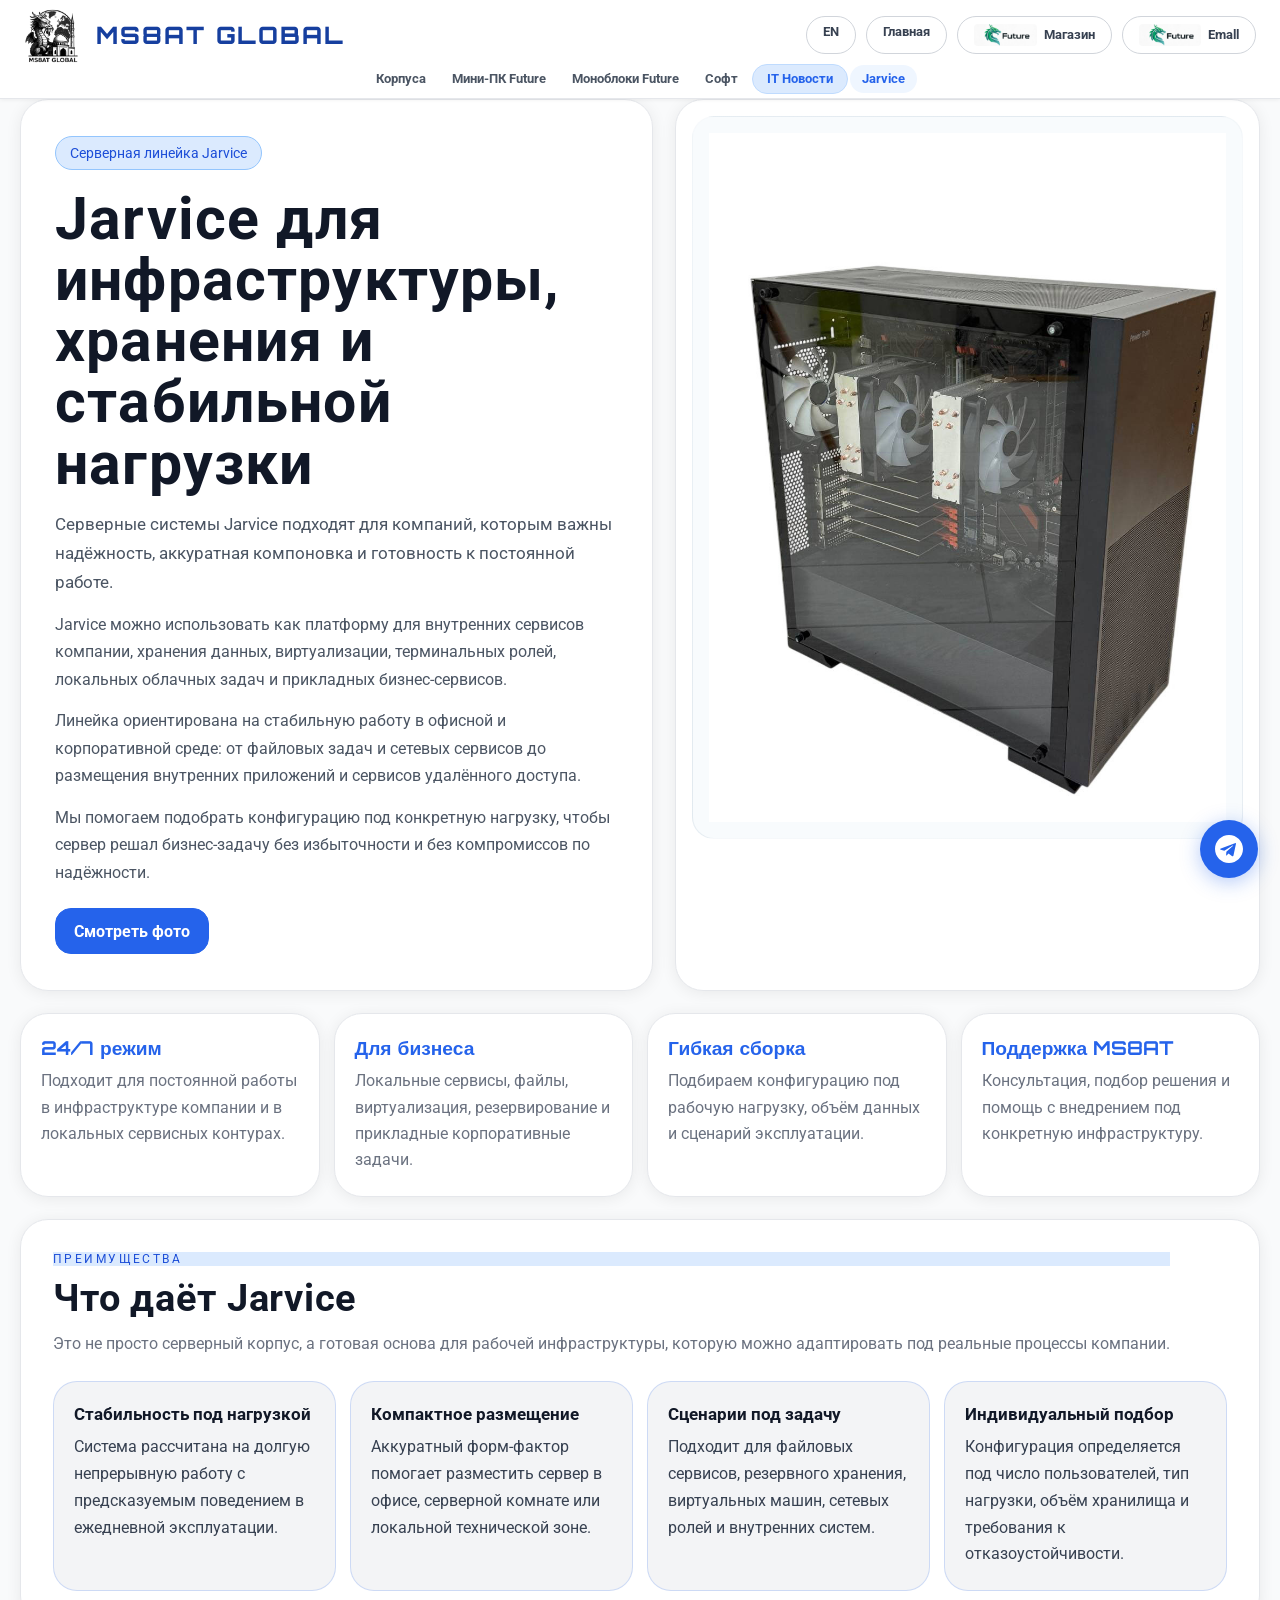
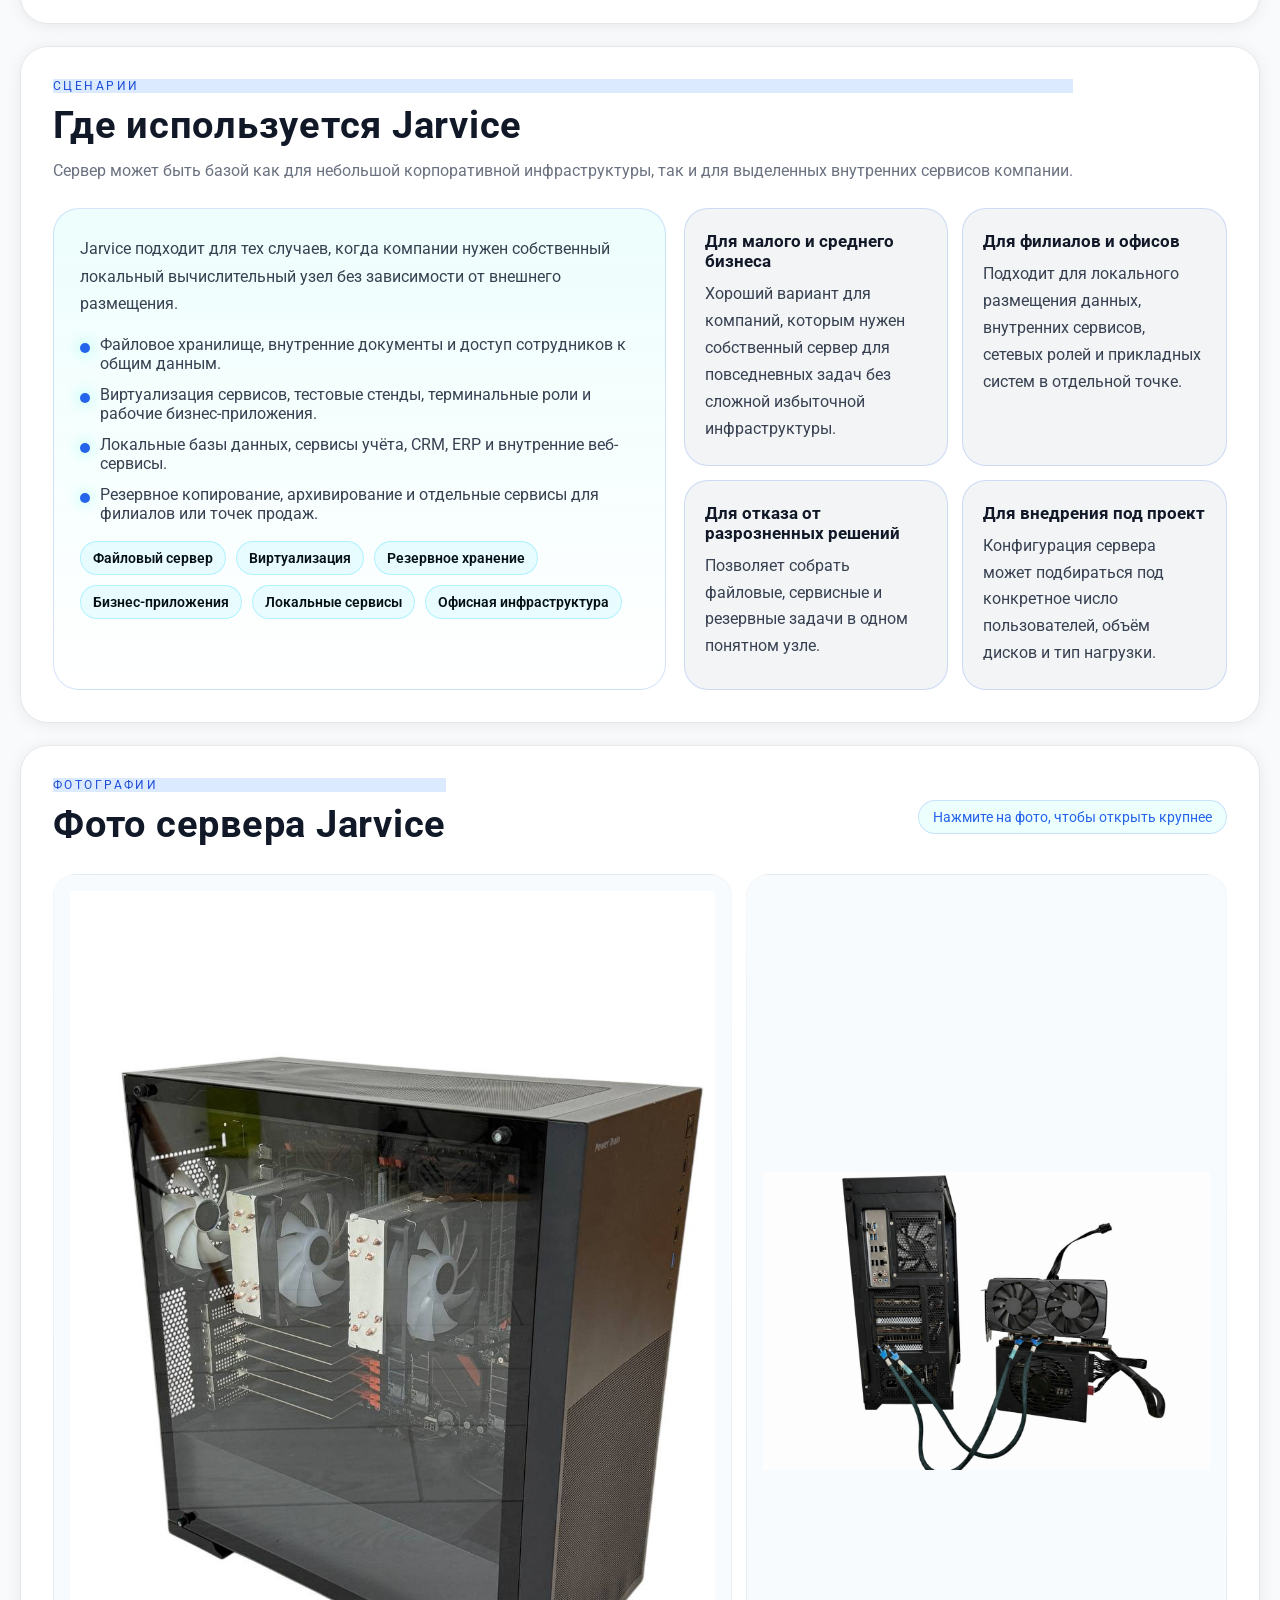
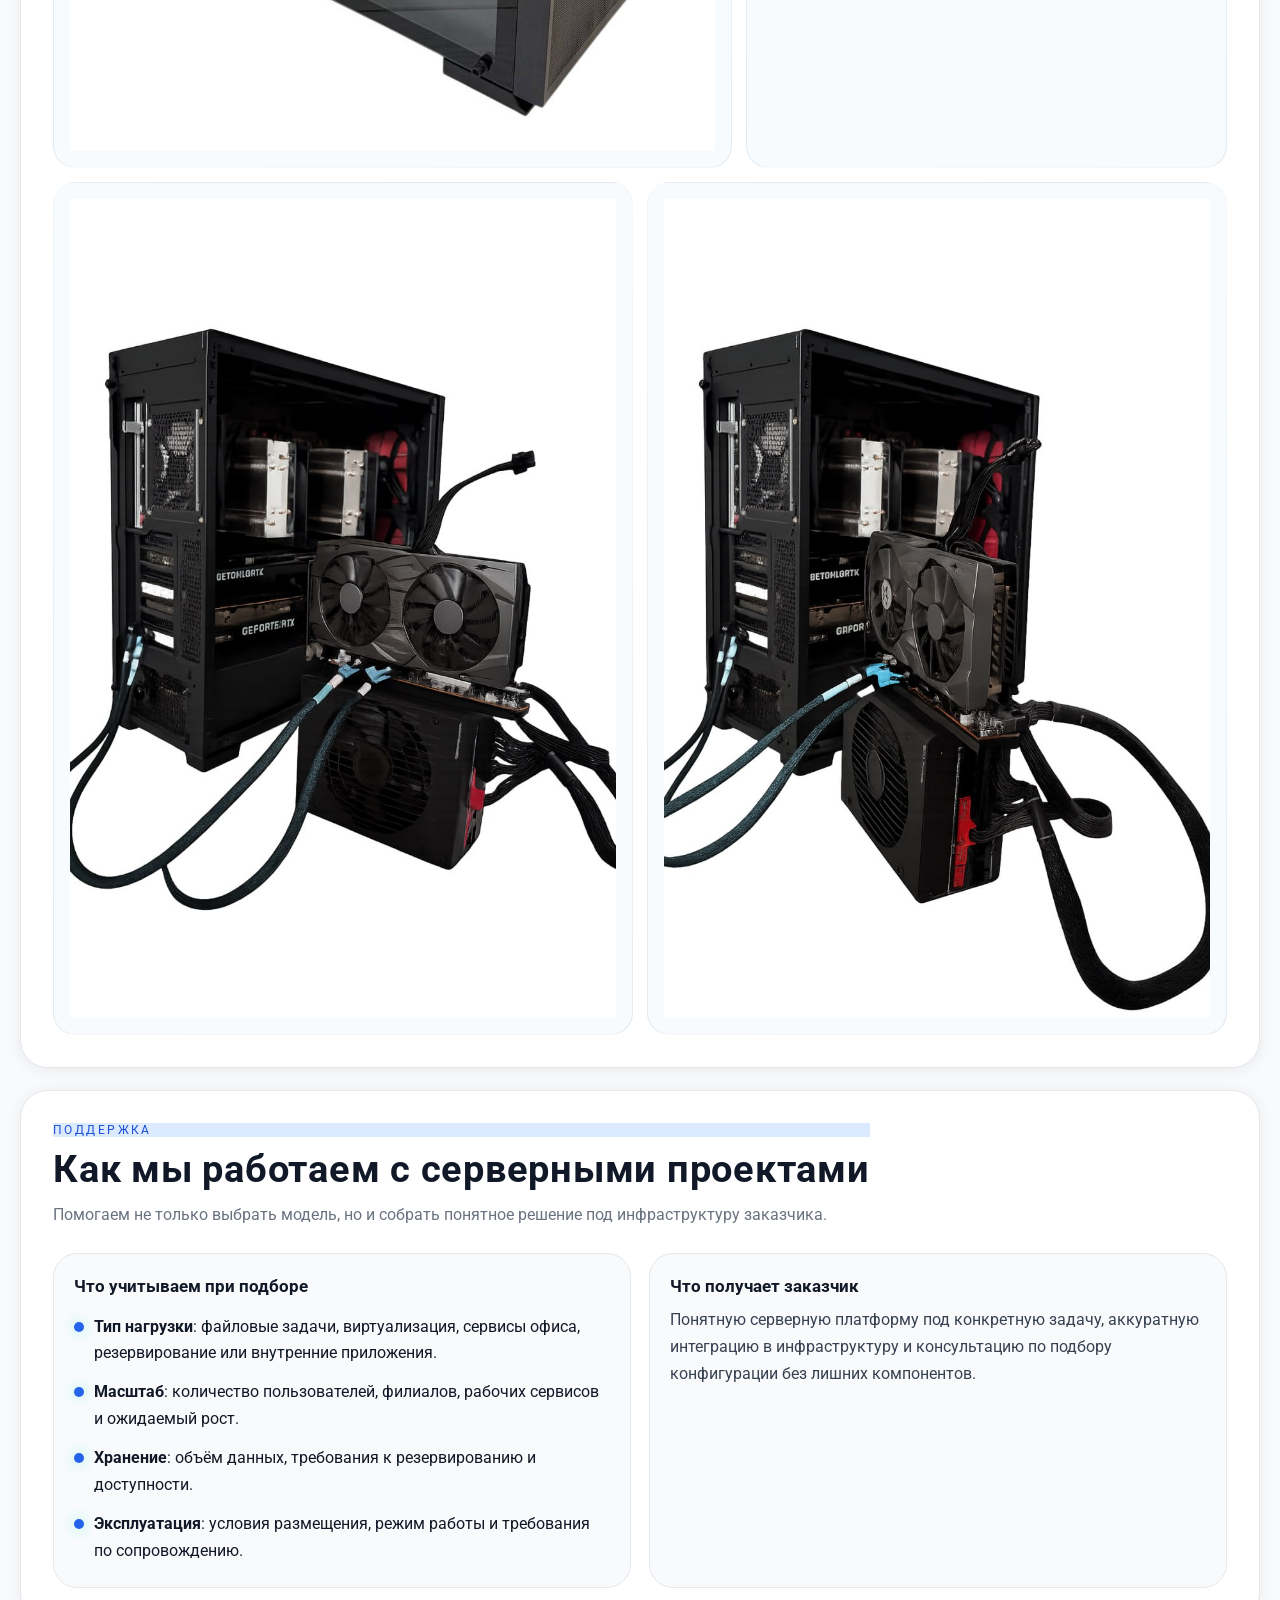
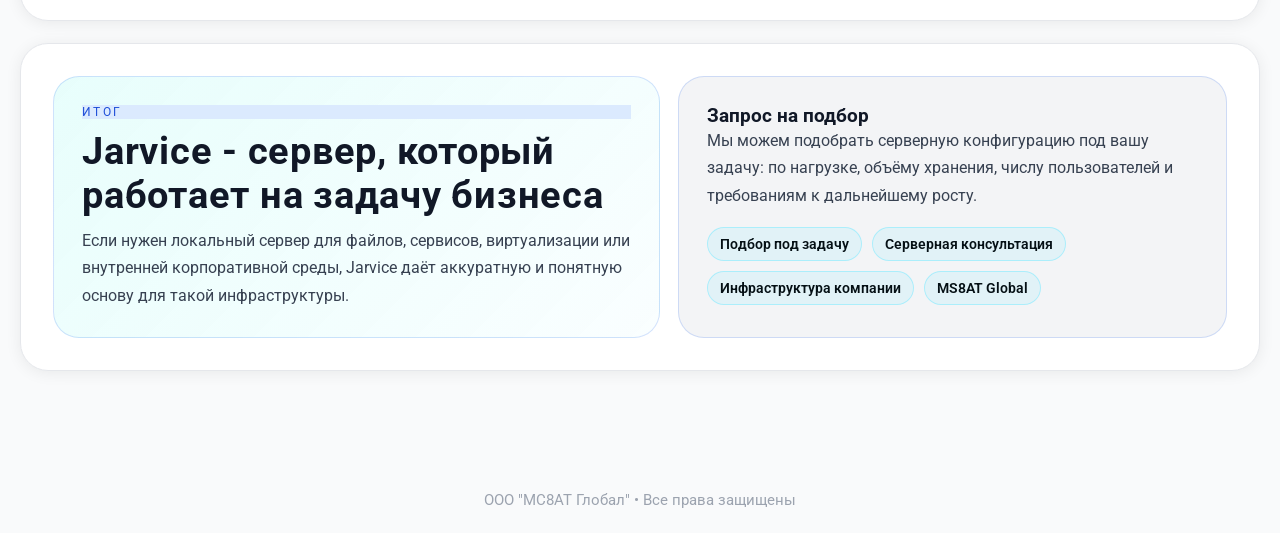
<file: ru/jarvice/jarvice.html>
<!DOCTYPE html>
<html lang="ru">
<head>
<meta charset="UTF-8">
<title>Jarvice - серверные решения для бизнеса и инфраструктуры | MS8AT</title>
<meta name="viewport" content="width=device-width, initial-scale=1.0">
<meta name="description" content="Jarvice: компактные и производительные серверные решения для виртуализации, хранения данных, сервисов компании и стабильной ежедневной нагрузки.">

<link href="https://fonts.googleapis.com/css2?family=Orbitron:wght@500;700&family=Roboto:wght@400;500;700&display=swap" rel="stylesheet">
<link rel="stylesheet" href="../../light-theme.css">

<style>
:root{
  --bg:#061017;
  --bg-deep:#02060b;
  --panel:rgba(8,18,24,.84);
  --panel-strong:#101c25;
  --accent:#18f4df;
  --accent-soft:#7ae8ff;
  --text:#f4fbff;
  --muted:#b6c8d3;
  --line:rgba(24,244,223,.24);
  --line-strong:rgba(122,232,255,.28);
  --shadow:0 24px 60px rgba(0,0,0,.34);
}

*{margin:0;padding:0;box-sizing:border-box}
html{scroll-behavior:smooth}
body{
  font-family:'Roboto',sans-serif;
  color:var(--text);
  background:
    radial-gradient(circle at top left,rgba(24,244,223,.12),transparent 28%),
    radial-gradient(circle at top right,rgba(122,232,255,.1),transparent 32%),
    linear-gradient(180deg,var(--bg),var(--bg-deep));
  min-height:100vh;
}
a{color:inherit;text-decoration:none}
button{font:inherit;color:inherit;background:none;border:none}
img{display:block;max-width:100%}
[hidden]{display:none !important}

header{
  padding:22px 24px 18px;
  border-bottom:1px solid rgba(28,239,224,.18);
  background:rgba(5,12,18,.92);
  backdrop-filter:blur(14px);
  position:sticky;
  top:0;
  z-index:20;
}
.top-bar{
  display:flex;
  justify-content:space-between;
  align-items:center;
  flex-wrap:wrap;
  gap:14px;
  margin-bottom:18px;
}
.logo{display:flex;align-items:center;gap:10px}
.logo img{height:42px;filter:drop-shadow(0 0 12px var(--accent))}
.logo span{font-family:'Orbitron',sans-serif;font-size:1.15rem;color:var(--accent)}
.top-buttons,.nav-buttons,.category-buttons,.hero-actions,.chips,.scenario-list,.modal-actions{display:flex;gap:10px;flex-wrap:wrap}
.dealer-btn,.nav-buttons a,.category-buttons a,.cta-btn{transition:.25s ease}
.dealer-btn{padding:8px 16px;border:1px solid var(--accent);border-radius:999px;color:var(--accent)}
.dealer-btn:hover,.dealer-btn:focus-visible{background:var(--accent);color:#00110f;box-shadow:0 0 18px rgba(24,244,223,.28)}
.nav-buttons,.category-buttons{justify-content:center}
.nav-buttons{margin-bottom:12px}
.nav-buttons a{padding:8px 15px;border:1px solid rgba(122,232,255,.38);border-radius:999px;color:var(--accent-soft);font-size:.92rem}
.nav-buttons a:hover,.nav-buttons a.active,.nav-buttons a:focus-visible{background:var(--accent-soft);color:#001019}
.category-buttons a{padding:10px 18px;border:1px solid var(--line-strong);border-radius:999px;color:var(--accent);font-family:'Orbitron',sans-serif;font-size:.82rem}
.category-buttons a:hover,.category-buttons a.active,.category-buttons a:focus-visible{background:var(--accent);color:#00110f;box-shadow:0 0 18px rgba(24,244,223,.22)}
main{max-width:1280px;margin:0 auto;padding:0 20px 74px}
.panel{background:var(--panel);border:1px solid var(--line);border-radius:28px;box-shadow:var(--shadow);backdrop-filter:blur(14px)}
.hero{display:grid;grid-template-columns:1.04fr .96fr;gap:22px;margin-bottom:22px}
.hero-copy{padding:36px 34px}
.eyebrow,.hint{display:inline-flex;align-items:center;gap:8px;padding:8px 14px;border-radius:999px;border:1px solid var(--line);background:rgba(24,244,223,.08);color:var(--accent);font-size:.86rem}
.eyebrow{margin-bottom:18px}
h1,h2{font-family:'Orbitron',sans-serif;letter-spacing:.02em}
h1{font-size:clamp(2.1rem,4.6vw,3.7rem);line-height:1.04;margin-bottom:16px;color:var(--accent)}
.hero-copy p{color:var(--muted);line-height:1.72;margin-bottom:14px}
.hero-copy .lead{color:var(--text);font-size:1.05rem}
.hero-actions{margin-top:22px}
.cta-btn{display:inline-flex;align-items:center;justify-content:center;padding:12px 18px;border-radius:16px;border:1px solid var(--line);background:rgba(255,255,255,.02);color:var(--text);min-height:46px}
.cta-btn.primary{background:var(--accent);border-color:var(--accent);color:#00110f;font-weight:700}
.cta-btn:hover,.cta-btn:focus-visible{transform:translateY(-2px);box-shadow:0 0 18px rgba(24,244,223,.22)}
.hero-visual{padding:16px;display:block}
.shot{position:relative;overflow:hidden;border-radius:22px;background:linear-gradient(160deg,#f5f8fb,#dfe8ee);min-height:180px;cursor:pointer;border:1px solid rgba(255,255,255,.06);box-shadow:inset 0 1px 0 rgba(255,255,255,.05)}
.shot img{width:100%;height:100%;object-fit:contain;padding:16px;background:#f8fbfd;transition:transform .35s ease}
.shot:hover img,.shot:focus-visible img{transform:scale(1.02)}
.hero-primary{min-height:528px}
.stats{display:grid;grid-template-columns:repeat(4,1fr);gap:14px;margin-bottom:22px}
.stat{padding:22px 20px}
.stat strong{display:block;color:var(--accent);font-family:'Orbitron',sans-serif;font-size:1.2rem;margin-bottom:8px}
.stat p{color:var(--muted);line-height:1.65}
.section{padding:32px;margin-bottom:22px}
.section-head{display:flex;justify-content:space-between;align-items:flex-end;gap:20px;margin-bottom:24px}
.kicker{display:block;color:var(--accent);text-transform:uppercase;letter-spacing:.2em;font-size:.76rem;margin-bottom:10px}
h2{font-size:clamp(1.45rem,3vw,2.35rem);margin-bottom:10px;color:#ecffff}
.section-head p,.config-main p,.contact-card p{color:var(--muted);line-height:1.7}
.benefit-grid,.config-grid{display:grid;gap:14px}
.benefit-grid{grid-template-columns:repeat(4,1fr)}
.benefit,.config-card,.contact-card{border:1px solid var(--line);border-radius:24px;background:var(--panel-strong);padding:22px 20px}
.benefit h3,.config-card h3,.contact-card h3{font-size:1.08rem;margin-bottom:10px;color:var(--text)}
.benefit p,.config-card p,.contact-card li{color:var(--muted);line-height:1.68}
.chips{margin-top:16px}
.chips span,.scenario-list span{padding:8px 12px;border-radius:999px;border:1px solid rgba(122,232,255,.52);background:rgba(122,232,255,.14);color:#051015;font-size:.88rem;font-weight:600;text-shadow:none}
.config-layout,.contact-grid,.closing{display:grid;gap:18px}
.config-layout{grid-template-columns:1.06fr .94fr}
.config-main{border:1px solid var(--line);border-radius:26px;background:linear-gradient(180deg,rgba(24,244,223,.08),rgba(255,255,255,.02));padding:26px}
.config-main ul,.contact-card ul{list-style:none;display:grid;gap:12px;margin-top:18px}
.config-main li,.contact-card li{display:flex;gap:10px;align-items:flex-start}
.config-main li::before,.contact-card li::before{content:"";width:10px;height:10px;margin-top:8px;border-radius:50%;background:var(--accent);flex:0 0 auto;box-shadow:0 0 14px rgba(24,244,223,.45)}
.config-grid{grid-template-columns:repeat(2,1fr)}
.scenario-list{margin-top:18px}
.gallery-note{display:flex;justify-content:space-between;gap:16px;align-items:center;margin-bottom:18px}
.gallery-board{display:grid;grid-template-columns:repeat(12,1fr);gap:14px}
.gallery-board .shot{min-height:240px}
.gallery-large{grid-column:span 7;min-height:360px}
.gallery-tall{grid-column:span 5;min-height:360px}
.gallery-wide{grid-column:span 6;min-height:280px}
.gallery-small{grid-column:span 3;min-height:220px}
.contact-grid{grid-template-columns:repeat(2,1fr)}
.contact-card strong{color:var(--accent)}
.closing{grid-template-columns:1.05fr .95fr;align-items:stretch}
.closing-copy{padding:28px;border:1px solid var(--line);border-radius:26px;background:linear-gradient(135deg,rgba(24,244,223,.1),rgba(122,232,255,.04))}
.closing-copy p,.contact-mini p{color:var(--muted);line-height:1.72}
.contact-mini{padding:28px;border:1px solid var(--line);border-radius:26px;background:var(--panel-strong)}
footer{padding:24px;text-align:center;color:#89a2b0;font-size:.95rem}
.modal{position:fixed;inset:0;z-index:9999;display:flex;align-items:center;justify-content:center;padding:24px;background:rgba(2,6,9,.88);backdrop-filter:blur(10px)}
.modal-shell{width:min(1120px,100%);max-height:calc(100vh - 48px);border:1px solid var(--line);border-radius:28px;background:#071219;box-shadow:var(--shadow);overflow:hidden}
.modal-head{display:flex;justify-content:space-between;align-items:center;gap:12px;padding:16px 20px;border-bottom:1px solid rgba(255,255,255,.08)}
.modal-head p{color:var(--text);font-weight:500}
.modal-actions a{padding:10px 14px;border-radius:14px;border:1px solid var(--line);color:var(--accent)}
.modal-actions a:hover,.modal-actions a:focus-visible{background:rgba(24,244,223,.1)}
.modal-close{position:absolute;top:18px;right:18px;width:46px;height:46px;border-radius:50%;border:1px solid var(--line);background:rgba(7,18,25,.9);cursor:pointer;color:var(--text);font-size:1.5rem;line-height:1}
.modal-close:hover,.modal-close:focus-visible{background:rgba(24,244,223,.14)}
.modal-body{padding:18px;height:min(78vh,860px)}
.modal-body img{width:100%;height:100%;border:none;border-radius:18px;object-fit:contain;background:#0d141a}
@media (max-width:1120px){
  .hero,.config-layout,.contact-grid,.closing{grid-template-columns:1fr}
  .stats,.benefit-grid{grid-template-columns:repeat(2,1fr)}
}
@media (max-width:820px){
  header{padding:18px 16px 24px}
  main{padding:0 14px 66px}
  .hero-copy,.section{padding:24px 20px}
  .hero-primary{min-height:360px}
  .stats,.benefit-grid,.config-grid,.contact-grid,.gallery-board{grid-template-columns:1fr}
  .gallery-large,.gallery-tall,.gallery-wide,.gallery-small{grid-column:auto;min-height:240px}
  .gallery-note,.section-head,.modal-head{flex-direction:column;align-items:flex-start}
  .modal{padding:12px}
  .modal-body{height:70vh;padding:12px}
}
@media (max-width:560px){
  .top-bar{justify-content:center}
  .hero-actions .cta-btn,.modal-actions a{width:100%;justify-content:center}
}

/* unified-nav */
.nav-buttons,.header-nav{flex-wrap:nowrap;white-space:nowrap;overflow-x:auto}
.nav-buttons a,.header-nav a{flex:0 0 auto}

/* clickable-logo */
.logo{text-decoration:none;cursor:pointer}
.logo:hover{opacity:.86}

/* emall-shop */
.hero-shop{display:grid;gap:12px}
.hero-shop-logo-text{display:inline-flex;align-items:center;justify-content:center;min-width:104px;height:42px;border-radius:8px;background:#f8fafc;border:1px solid #dbeafe;color:#2563eb;font-weight:900;letter-spacing:.02em}
.btn-shop-emall{background:#111827}
.btn-shop-emall:hover{background:#374151}
</style>
</head>

<body>

<header>
  <div class="top-bar">
    <a class="logo" href="../index.html" aria-label="На главную страницу">
      <img src="../images/logo.png" alt="MS8AT Global">
      <span>MS8AT GLOBAL</span>
    </a>

    <div class="top-buttons">
      <a href="../../en/jarvice/jarvice.html" class="dealer-btn">EN</a>
      <a href="../index.html" class="dealer-btn">Главная</a>
      <a href="https://future.shop.onliner.by/" class="dealer-btn" target="_blank" rel="noopener noreferrer" style="display:inline-flex;align-items:center;gap:7px;padding:6px 14px 6px 8px;"><img src="../../logo-future.jpg" alt="Future" style="height:22px;width:auto;border-radius:4px;flex-shrink:0;">Магазин</a>
      <a href="https://9981.emall.by/" class="dealer-btn" target="_blank" rel="noopener noreferrer" style="display:inline-flex;align-items:center;gap:7px;padding:6px 14px 6px 8px;"><img src="../../logo-future.jpg" alt="Future" style="height:22px;width:auto;border-radius:4px;flex-shrink:0;">Emall</a>
    </div>
  </div>

  <div class="nav-buttons">
    <a href="../cases/cases.html">Корпуса</a>
    <a href="../minipc/minipc.html">Мини-ПК Future</a>
    <a href="../monoblock/monoblock.html">Моноблоки Future</a>
    <a href="../soft/soft.html">Софт</a>
    <a href="../news/news.html" class="news-link">IT Новости</a>
    <a href="../jarvice/jarvice.html" class="active">Jarvice</a>
  </div>

  </header>

<main>
  <section class="hero">
    <div class="panel hero-copy">
      <span class="eyebrow">Серверная линейка Jarvice</span>
      <h1>Jarvice для инфраструктуры, хранения и стабильной нагрузки</h1>
      <p class="lead">Серверные системы Jarvice подходят для компаний, которым важны надёжность, аккуратная компоновка и готовность к постоянной работе.</p>
      <p>Jarvice можно использовать как платформу для внутренних сервисов компании, хранения данных, виртуализации, терминальных ролей, локальных облачных задач и прикладных бизнес-сервисов.</p>
      <p>Линейка ориентирована на стабильную работу в офисной и корпоративной среде: от файловых задач и сетевых сервисов до размещения внутренних приложений и сервисов удалённого доступа.</p>
      <p>Мы помогаем подобрать конфигурацию под конкретную нагрузку, чтобы сервер решал бизнес-задачу без избыточности и без компромиссов по надёжности.</p>

      <div class="hero-actions">
        <a class="cta-btn primary" href="#gallery">Смотреть фото</a>
      </div>
    </div>

    <div class="panel hero-visual">
      <button type="button" class="shot hero-primary" data-src="../../Jarvice/jarvice.jpg" data-title="Сервер Jarvice, основной вид" data-alt="Сервер Jarvice, основной вид">
        <img src="../../Jarvice/jarvice.jpg" alt="Сервер Jarvice, основной вид" loading="eager">
      </button>
    </div>
  </section>

  <section class="stats">
    <div class="panel stat">
      <strong>24/7 режим</strong>
      <p>Подходит для постоянной работы в инфраструктуре компании и в локальных сервисных контурах.</p>
    </div>
    <div class="panel stat">
      <strong>Для бизнеса</strong>
      <p>Локальные сервисы, файлы, виртуализация, резервирование и прикладные корпоративные задачи.</p>
    </div>
    <div class="panel stat">
      <strong>Гибкая сборка</strong>
      <p>Подбираем конфигурацию под рабочую нагрузку, объём данных и сценарий эксплуатации.</p>
    </div>
    <div class="panel stat">
      <strong>Поддержка MS8AT</strong>
      <p>Консультация, подбор решения и помощь с внедрением под конкретную инфраструктуру.</p>
    </div>
  </section>

  <section class="panel section">
    <div class="section-head">
      <div>
        <span class="kicker">Преимущества</span>
        <h2>Что даёт Jarvice</h2>
        <p>Это не просто серверный корпус, а готовая основа для рабочей инфраструктуры, которую можно адаптировать под реальные процессы компании.</p>
      </div>
    </div>

    <div class="benefit-grid">
      <article class="benefit">
        <h3>Стабильность под нагрузкой</h3>
        <p>Система рассчитана на долгую непрерывную работу с предсказуемым поведением в ежедневной эксплуатации.</p>
      </article>
      <article class="benefit">
        <h3>Компактное размещение</h3>
        <p>Аккуратный форм-фактор помогает разместить сервер в офисе, серверной комнате или локальной технической зоне.</p>
      </article>
      <article class="benefit">
        <h3>Сценарии под задачу</h3>
        <p>Подходит для файловых сервисов, резервного хранения, виртуальных машин, сетевых ролей и внутренних систем.</p>
      </article>
      <article class="benefit">
        <h3>Индивидуальный подбор</h3>
        <p>Конфигурация определяется под число пользователей, тип нагрузки, объём хранилища и требования к отказоустойчивости.</p>
      </article>
    </div>
  </section>

  <section class="panel section">
    <div class="section-head">
      <div>
        <span class="kicker">Сценарии</span>
        <h2>Где используется Jarvice</h2>
        <p>Сервер может быть базой как для небольшой корпоративной инфраструктуры, так и для выделенных внутренних сервисов компании.</p>
      </div>
    </div>

    <div class="config-layout">
      <div class="config-main">
        <p>Jarvice подходит для тех случаев, когда компании нужен собственный локальный вычислительный узел без зависимости от внешнего размещения.</p>
        <ul>
          <li>Файловое хранилище, внутренние документы и доступ сотрудников к общим данным.</li>
          <li>Виртуализация сервисов, тестовые стенды, терминальные роли и рабочие бизнес-приложения.</li>
          <li>Локальные базы данных, сервисы учёта, CRM, ERP и внутренние веб-сервисы.</li>
          <li>Резервное копирование, архивирование и отдельные сервисы для филиалов или точек продаж.</li>
        </ul>

        <div class="scenario-list">
          <span>Файловый сервер</span>
          <span>Виртуализация</span>
          <span>Резервное хранение</span>
          <span>Бизнес-приложения</span>
          <span>Локальные сервисы</span>
          <span>Офисная инфраструктура</span>
        </div>
      </div>

      <div class="config-grid">
        <article class="config-card">
          <h3>Для малого и среднего бизнеса</h3>
          <p>Хороший вариант для компаний, которым нужен собственный сервер для повседневных задач без сложной избыточной инфраструктуры.</p>
        </article>
        <article class="config-card">
          <h3>Для филиалов и офисов</h3>
          <p>Подходит для локального размещения данных, внутренних сервисов, сетевых ролей и прикладных систем в отдельной точке.</p>
        </article>
        <article class="config-card">
          <h3>Для отказа от разрозненных решений</h3>
          <p>Позволяет собрать файловые, сервисные и резервные задачи в одном понятном узле.</p>
        </article>
        <article class="config-card">
          <h3>Для внедрения под проект</h3>
          <p>Конфигурация сервера может подбираться под конкретное число пользователей, объём дисков и тип нагрузки.</p>
        </article>
      </div>
    </div>
  </section>

  <section class="panel section" id="gallery">
    <div class="gallery-note">
      <div>
        <span class="kicker">Фотографии</span>
        <h2>Фото сервера Jarvice</h2>
      </div>
      <span class="hint">Нажмите на фото, чтобы открыть крупнее</span>
    </div>

    <div class="gallery-board">
      <button type="button" class="shot gallery-large" data-src="../../Jarvice/jarvice.jpg" data-title="Jarvice, основной ракурс" data-alt="Jarvice, основной ракурс">
        <img src="../../Jarvice/jarvice.jpg" alt="Jarvice, основной ракурс" loading="lazy">
      </button>
      <button type="button" class="shot gallery-tall" data-src="../../Jarvice/jarvice_1.jpg" data-title="Jarvice, вид под углом" data-alt="Jarvice, вид под углом">
        <img src="../../Jarvice/jarvice_1.jpg" alt="Jarvice, вид под углом" loading="lazy">
      </button>
      <button type="button" class="shot gallery-wide" data-src="../../Jarvice/jarvice_2.jpg" data-title="Jarvice, фронтальный вид" data-alt="Jarvice, фронтальный вид">
        <img src="../../Jarvice/jarvice_2.jpg" alt="Jarvice, фронтальный вид" loading="lazy">
      </button>
      <button type="button" class="shot gallery-wide" data-src="../../Jarvice/jarvice_3.jpg" data-title="Jarvice, дополнительный ракурс" data-alt="Jarvice, дополнительный ракурс">
        <img src="../../Jarvice/jarvice_3.jpg" alt="Jarvice, дополнительный ракурс" loading="lazy">
      </button>
    </div>
  </section>

  <section class="panel section">
    <div class="section-head">
      <div>
        <span class="kicker">Поддержка</span>
        <h2>Как мы работаем с серверными проектами</h2>
        <p>Помогаем не только выбрать модель, но и собрать понятное решение под инфраструктуру заказчика.</p>
      </div>
    </div>

    <div class="contact-grid">
      <article class="contact-card">
        <h3>Что учитываем при подборе</h3>
        <ul>
          <li><span><strong>Тип нагрузки</strong>: файловые задачи, виртуализация, сервисы офиса, резервирование или внутренние приложения.</span></li>
          <li><span><strong>Масштаб</strong>: количество пользователей, филиалов, рабочих сервисов и ожидаемый рост.</span></li>
          <li><span><strong>Хранение</strong>: объём данных, требования к резервированию и доступности.</span></li>
          <li><span><strong>Эксплуатация</strong>: условия размещения, режим работы и требования по сопровождению.</span></li>
        </ul>
      </article>

      <article class="contact-card">
        <h3>Что получает заказчик</h3>
        <p>Понятную серверную платформу под конкретную задачу, аккуратную интеграцию в инфраструктуру и консультацию по подбору конфигурации без лишних компонентов.</p>
      </article>
    </div>
  </section>

  <section class="panel section">
    <div class="closing">
      <div class="closing-copy">
        <span class="kicker">Итог</span>
        <h2>Jarvice - сервер, который работает на задачу бизнеса</h2>
        <p>Если нужен локальный сервер для файлов, сервисов, виртуализации или внутренней корпоративной среды, Jarvice даёт аккуратную и понятную основу для такой инфраструктуры.</p>
      </div>

      <div class="contact-mini">
        <h3>Запрос на подбор</h3>
        <p>Мы можем подобрать серверную конфигурацию под вашу задачу: по нагрузке, объёму хранения, числу пользователей и требованиям к дальнейшему росту.</p>
        <div class="scenario-list">
          <span>Подбор под задачу</span>
          <span>Серверная консультация</span>
          <span>Инфраструктура компании</span>
          <span>MS8AT Global</span>
        </div>
      </div>
    </div>
  </section>
</main>

<a href="https://t.me/viq4uat_bot?start=order"
   target="_blank"
   title="Оставить заявку в Telegram"
   style="
     position: fixed;
     right: 22px;
     bottom: 22px;
     width: 58px;
     height: 58px;
     border-radius: 50%;
     background: #18f4df;
     display: flex;
     align-items: center;
     justify-content: center;
     box-shadow: 0 0 18px rgba(24,244,223,.75);
     z-index: 1000;
     transition: transform .25s ease, box-shadow .25s ease;
   "
   onmouseover="this.style.transform='scale(1.12)';this.style.boxShadow='0 0 28px rgba(24,244,223,1)'"
   onmouseout="this.style.transform='scale(1)';this.style.boxShadow='0 0 18px rgba(24,244,223,.75)'">
  <svg width="28" height="28" viewBox="0 0 240 240" fill="#081017" xmlns="http://www.w3.org/2000/svg">
    <path d="M120 0C53.7 0 0 53.7 0 120s53.7 120 120 120 120-53.7 120-120S186.3 0 120 0zm58.3 82.1-19.9 93.8c-1.5 6.7-5.5 8.3-11.2 5.2l-31-22.9-14.9 14.3c-1.6 1.6-3 3-6.1 3l2.2-31.7 57.7-52.1c2.5-2.2-.5-3.4-3.9-1.2l-71.3 44.9-30.7-9.6c-6.7-2.1-6.8-6.7 1.4-9.9l119.9-46.2c5.6-2 10.5 1.3 8.8 9.4z"/>
  </svg>
</a>

<div class="modal" id="media-modal" hidden>
  <button type="button" class="modal-close" id="modal-close" aria-label="Закрыть">×</button>
  <div class="modal-shell">
    <div class="modal-head">
      <p id="modal-title">Просмотр</p>
      <div class="modal-actions">
        <a id="modal-link" href="../../Jarvice/jarvice.jpg" target="_blank" rel="noreferrer">Открыть отдельно</a>
      </div>
    </div>
    <div class="modal-body">
      <img id="modal-image" src="../../Jarvice/jarvice.jpg" alt="" hidden>
    </div>
  </div>
</div>

<footer>ООО "МС8АТ Глобал" • Все права защищены</footer>

<script>
(() => {
  const modal = document.getElementById('media-modal');
  const modalTitle = document.getElementById('modal-title');
  const modalLink = document.getElementById('modal-link');
  const modalImage = document.getElementById('modal-image');
  const closeButton = document.getElementById('modal-close');
  const openers = document.querySelectorAll('[data-src]');

  function closeModal() {
    modal.hidden = true;
    modalImage.hidden = true;
    modalImage.removeAttribute('src');
    document.body.style.overflow = '';
  }

  function openModal(src, title, alt) {
    modal.hidden = false;
    modalTitle.textContent = title || 'Просмотр';
    modalLink.href = src;
    modalLink.textContent = 'Открыть изображение отдельно';
    modalImage.src = src;
    modalImage.alt = alt || title || 'Изображение';
    modalImage.hidden = false;
    document.body.style.overflow = 'hidden';
  }

  openers.forEach((item) => {
    item.addEventListener('click', () => {
      openModal(item.dataset.src, item.dataset.title, item.dataset.alt);
    });
  });

  closeButton.addEventListener('click', closeModal);

  modal.addEventListener('click', (event) => {
    if (event.target === modal) {
      closeModal();
    }
  });

  document.addEventListener('keydown', (event) => {
    if (event.key === 'Escape' && !modal.hidden) {
      closeModal();
    }
  });
})();
</script>

</body>
</html>
</file>
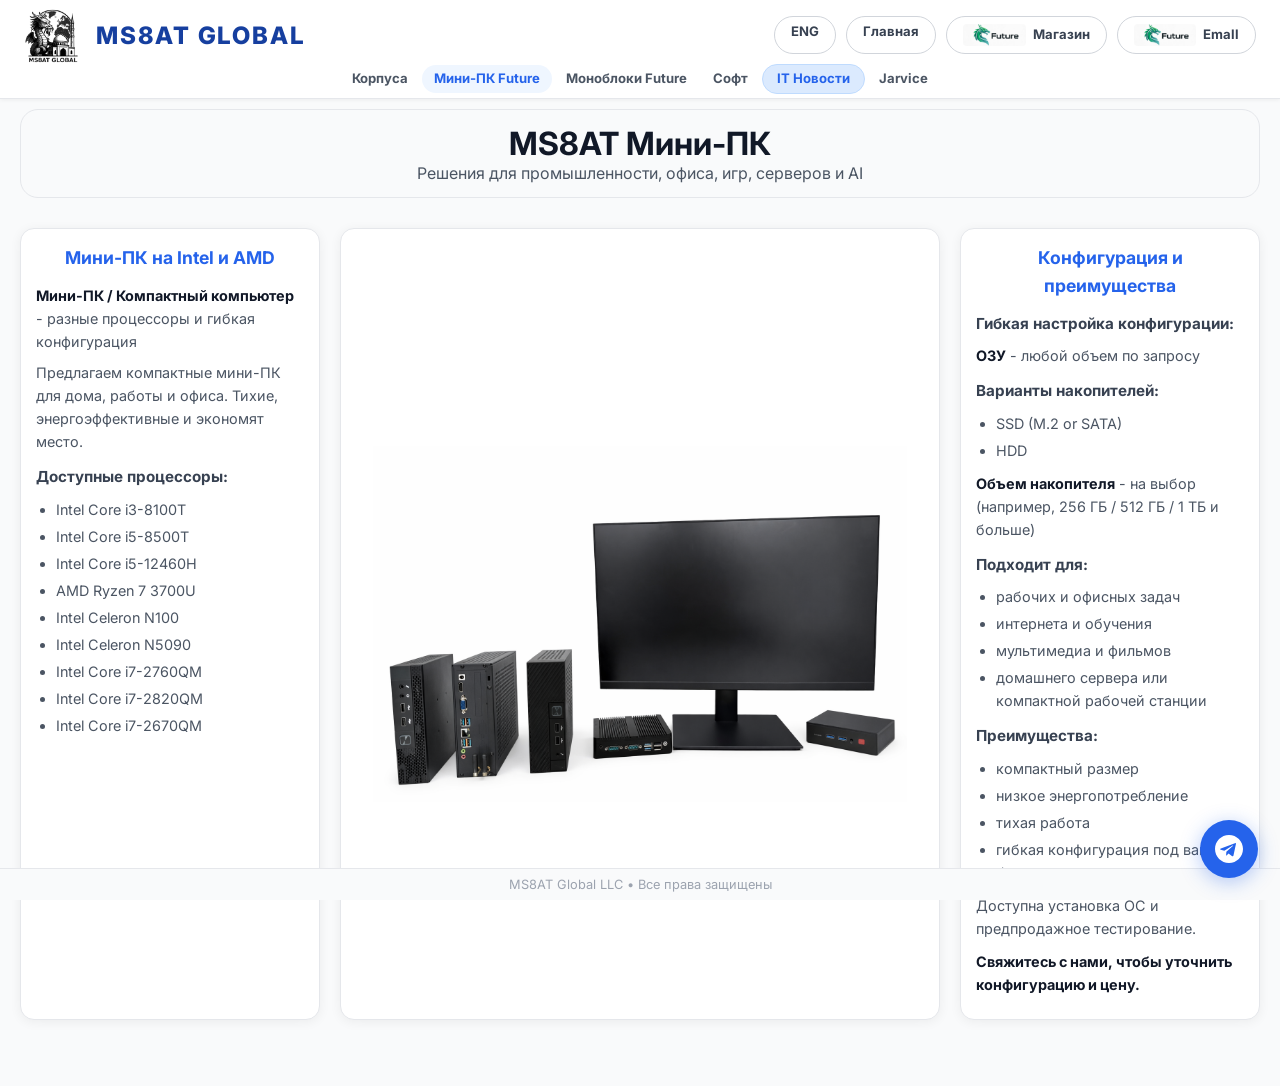
<file: ru/minipc/minipc.html>
<!DOCTYPE html>
<html lang="ru">
<head>
<meta charset="UTF-8">
<title>MS8AT Мини-ПК</title>
<meta name="viewport" content="width=device-width, initial-scale=1.0">

<link href="https://fonts.googleapis.com/css2?family=Exo+2:wght@500;700;800&family=Inter:wght@400;500;600;700;800&display=swap" rel="stylesheet">
<link rel="stylesheet" href="../../light-theme.css">

<style>

*{margin:0;padding:0;box-sizing:border-box}

body{
font-family:'Inter','Roboto',sans-serif;
background:radial-gradient(circle at top,#0b1220,#000);
color:#fff;
padding-bottom:46px;
}

a{color:inherit;text-decoration:none}

/* HEADER */

header{
padding:22px 24px 18px;
border-bottom:1px solid rgba(28,239,224,.18);
background:rgba(5,12,18,.92);
backdrop-filter:blur(14px);
position:sticky;
top:0;
z-index:20;
}

.top-bar{
display:flex;
align-items:center;
justify-content:space-between;
flex-wrap:wrap;
gap:14px;
margin-bottom:16px;
}

.logo{
display:flex;
align-items:center;
gap:12px;
}

.logo img{
height:42px;
filter:drop-shadow(0 0 12px rgba(28,239,224,.55));
}

.logo span{
font-family:'Exo 2','Inter','Roboto',sans-serif;
color:#1cefe0;
font-size:1.08rem;
letter-spacing:1px;
text-shadow:0 0 12px rgba(28,239,224,.38);
}

.top-buttons,
.nav-buttons{
display:flex;
flex-wrap:wrap;
gap:10px;
}

.dealer-btn,
.nav-buttons a{
border:1px solid #1cefe0;
color:#1cefe0;
border-radius:999px;
transition:.25s ease;
white-space:nowrap;
}

.dealer-btn{
padding:10px 18px;
font-weight:700;
background:rgba(6,16,24,.75);
}

.dealer-btn:hover,
.nav-buttons a:hover,
.nav-buttons a.active{
background:#1cefe0;
color:#071116;
box-shadow:0 0 18px rgba(28,239,224,.35);
}

/* MAIN NAV */

.nav-buttons{
justify-content:center;
}

.nav-buttons a{
padding:9px 16px;
font-size:.92rem;
background:rgba(8,19,28,.72);
}

/* CATEGORY BUTTONS */

.category-buttons{
display:flex;
justify-content:center;
flex-wrap:wrap;
gap:12px;
margin-top:20px;
margin-bottom:15px;
}

.category-buttons a{
padding:10px 18px;
border:1.5px solid #00ffe0;
border-radius:25px;
color:#00ffe0;
font-family:'Exo 2','Inter','Roboto',sans-serif;
font-size:.9rem;
transition:.3s;
}

.category-buttons a:hover{
background:#00ffe0;
color:#000;
box-shadow:0 0 15px #00ffe0;
}

/* HERO */

.hero{
margin:10px 20px;
border:1.5px solid #00ffe0;
border-radius:18px;
padding:14px;
text-align:center;
}

.hero h1{
font-family:'Exo 2','Inter','Roboto',sans-serif;
color:#00ffe0;
}

/* GALLERY */

.cpu-gallery{
display:grid;
grid-template-columns:1fr 2fr 1fr;
gap:20px;
padding:20px;
max-width:1400px;
margin:auto;
}

.cpu-box{
border:1.5px solid rgba(0,255,224,.45);
border-radius:14px;
padding:15px;
background:rgba(0,0,0,.45);
font-size:0.9rem;
line-height:1.6;
}

.cpu-box h3{
text-align:center;
font-family:'Exo 2','Inter','Roboto',sans-serif;
color:#00ffe0;
margin-bottom:12px;
font-size:1.1rem;
}

.cpu-box h4{
color:#00bcd4;
margin:12px 0 8px;
font-size:0.95rem;
}

.cpu-box p{
margin-bottom:8px;
}

.cpu-box ul{
margin-left:20px;
margin-bottom:10px;
}

.cpu-box li{
margin-bottom:4px;
}

.center-column{
border:1.5px solid rgba(0,255,224,.45);
border-radius:14px;
padding:12px;
background:rgba(0,0,0,.45);
display:flex;
flex-direction:column;
}

.carousel{
flex:1;
background:#fff;
border-radius:12px;
overflow:hidden;
display:flex;
align-items:center;
justify-content:center;
min-height:350px;
}

.carousel img{
width:100%;
height:100%;
object-fit:contain;
padding:20px;
background:#fff;
transition:opacity .6s ease;
}

@media (max-width:1100px){
.cpu-gallery{
grid-template-columns:1fr;
gap:14px;
padding:16px;
}

.center-column{
order:-1;
}

.carousel{
min-height:300px;
}
}

@media (max-width:820px){
header{
padding:16px 14px 14px;
}

.top-bar{
justify-content:center;
}

.top-buttons{
width:100%;
justify-content:center;
}

.nav-buttons{
justify-content:flex-start;
overflow-x:auto;
flex-wrap:nowrap;
padding-bottom:6px;
}

.category-buttons{
justify-content:flex-start;
overflow-x:auto;
flex-wrap:nowrap;
padding-bottom:4px;
}

.hero{
margin:10px 12px;
padding:12px;
}

.hero h1{
font-size:1.55rem;
}

.cpu-gallery{
padding:12px;
}
}

@media (max-width:620px){
.logo span{
font-size:.96rem;
}

.dealer-btn,
.nav-buttons a,
.category-buttons a{
font-size:.8rem;
}

.cpu-box{
padding:12px;
}

.center-column{
padding:8px;
}

.carousel{
min-height:240px;
}
}


/* unified-nav */
.nav-buttons,.header-nav{flex-wrap:nowrap;white-space:nowrap;overflow-x:auto}
.nav-buttons a,.header-nav a{flex:0 0 auto}

/* clickable-logo */
.logo{text-decoration:none;cursor:pointer}
.logo:hover{opacity:.86}

/* emall-shop */
.hero-shop{display:grid;gap:12px}
.hero-shop-logo-text{display:inline-flex;align-items:center;justify-content:center;min-width:104px;height:42px;border-radius:8px;background:#f8fafc;border:1px solid #dbeafe;color:#2563eb;font-weight:900;letter-spacing:.02em}
.btn-shop-emall{background:#111827}
.btn-shop-emall:hover{background:#374151}
</style>
</head>

<body>

<header>

<div class="top-bar">

<a class="logo" href="../index.html" aria-label="На главную страницу">
<img src="../images/logo.png">
<span>MS8AT GLOBAL</span>
</a>

<div class="top-buttons">

<a href="../../en/minipc/minipc.html" class="dealer-btn">ENG</a>

<a href="../index.html" class="dealer-btn">Главная</a>

<a href="https://future.shop.onliner.by/" class="dealer-btn" target="_blank" rel="noopener noreferrer" style="display:inline-flex;align-items:center;gap:7px;padding:6px 14px 6px 8px;"><img src="../../logo-future.jpg" alt="Future" style="height:22px;width:auto;border-radius:4px;flex-shrink:0;">Магазин</a>
      <a href="https://9981.emall.by/" class="dealer-btn" target="_blank" rel="noopener noreferrer" style="display:inline-flex;align-items:center;gap:7px;padding:6px 14px 6px 8px;"><img src="../../logo-future.jpg" alt="Future" style="height:22px;width:auto;border-radius:4px;flex-shrink:0;">Emall</a>

</div>

</div>

<div class="nav-buttons">
    <a href="../cases/cases.html">Корпуса</a>
    <a href="../minipc/minipc.html" class="active">Мини-ПК Future</a>
    <a href="../monoblock/monoblock.html">Моноблоки Future</a>
    <a href="../soft/soft.html">Софт</a>
    <a href="../news/news.html" class="news-link">IT Новости</a>
    <a href="../jarvice/jarvice.html">Jarvice</a>
  </div>

<!-- CATEGORY BUTTONS -->

</header>



<div class="hero">

<h1>MS8AT Мини-ПК</h1>

<p>Решения для промышленности, офиса, игр, серверов и AI</p>

</div>



<section class="cpu-gallery">

<div class="cpu-box">

<h3>Мини-ПК на Intel и AMD</h3>

<p><strong>Мини-ПК / Компактный компьютер</strong> - разные процессоры и гибкая конфигурация</p>

<p>Предлагаем компактные мини-ПК для дома, работы и офиса. Тихие, энергоэффективные и экономят место.</p>

<h4>Доступные процессоры:</h4>
<ul>
<li>Intel Core i3-8100T</li>
<li>Intel Core i5-8500T</li>
<li>Intel Core i5-12460H</li>
<li>AMD Ryzen 7 3700U</li>
<li>Intel Celeron N100</li>
<li>Intel Celeron N5090</li>
<li>Intel Core i7-2760QM</li>
<li>Intel Core i7-2820QM</li>
<li>Intel Core i7-2670QM</li>
</ul>

</div>


<div class="center-column">

<div class="carousel">
<img id="carouselImage" src="photo/pc1.webp" alt="MS8AT Mini-PC" loading="eager">
</div>

</div>


<div class="cpu-box">

<h3>Конфигурация и преимущества</h3>

<h4>Гибкая настройка конфигурации:</h4>
<p><strong>ОЗУ</strong> - любой объем по запросу</p>

<h4>Варианты накопителей:</h4>
<ul>
<li>SSD (M.2 or SATA)</li>
<li>HDD</li>
</ul>
<p><strong>Объем накопителя</strong> - на выбор (например, 256 ГБ / 512 ГБ / 1 ТБ и больше)</p>

<h4>Подходит для:</h4>
<ul>
<li>рабочих и офисных задач</li>
<li>интернета и обучения</li>
<li>мультимедиа и фильмов</li>
<li>домашнего сервера или компактной рабочей станции</li>
</ul>

<h4>Преимущества:</h4>
<ul>
<li>компактный размер</li>
<li>низкое энергопотребление</li>
<li>тихая работа</li>
<li>гибкая конфигурация под ваш бюджет</li>
</ul>

<p>Доступна установка ОС и предпродажное тестирование.</p>

<p style="margin-top:10px;color:#00ffe0;"><strong>Свяжитесь с нами, чтобы уточнить конфигурацию и цену.</strong></p>

</div>

</section>



<script>

const images=['photo/pc1.webp','photo/pc2.webp','photo/pc3.webp'];
const fallbackImages=[
  '../jet_future_minipc/MX-01/mx_01_front.png',
  '../jet_future_minipc/MX-09/mx_09_front.png',
  '../jet_future_minipc/monoblock/monoblock_front.png'
];

let index=0;

const img=document.getElementById('carouselImage');

function setFrame(frameIndex){
  const fallback = fallbackImages[frameIndex] || fallbackImages[0];
  img.onerror = () => {
    img.onerror = null;
    img.src = fallback;
  };
  img.src = images[frameIndex];
}

setFrame(index);

setInterval(()=>{

img.style.opacity=0;

setTimeout(()=>{

index=(index+1)%images.length;

setFrame(index);

img.style.opacity=1;

},300);

},4000);

</script>

<!-- === TELEGRAM BUTTON === -->
<a href="https://t.me/viq4uat_bot?start=order"
   target="_blank"
   title="Оставить заявку в Telegram"
   style="
     position: fixed;
     right: 22px;
     bottom: 22px;
     width: 58px;
     height: 58px;
     border-radius: 50%;
     background: #00ffe0;
     display: flex;
     align-items: center;
     justify-content: center;
     box-shadow: 0 0 18px rgba(0,255,224,0.8);
     z-index: 9999;
     transition: transform 0.25s, box-shadow 0.25s;
   "
   onmouseover="this.style.transform='scale(1.12)'; this.style.boxShadow='0 0 30px rgba(0,255,224,1)'"
   onmouseout="this.style.transform='scale(1)'; this.style.boxShadow='0 0 18px rgba(0,255,224,0.8)'"
>
  <svg width="28" height="28" viewBox="0 0 240 240" fill="#0a0a0f" xmlns="http://www.w3.org/2000/svg">
    <path d="M120 0C53.7 0 0 53.7 0 120s53.7 120 120 120 120-53.7 120-120S186.3 0 120 0zm58.3 82.1-19.9 93.8c-1.5 6.7-5.5 8.3-11.2 5.2l-31-22.9-14.9 14.3c-1.6 1.6-3 3-6.1 3l2.2-31.7 57.7-52.1c2.5-2.2-.5-3.4-3.9-1.2l-71.3 44.9-30.7-9.6c-6.7-2.1-6.8-6.7 1.4-9.9l119.9-46.2c5.6-2 10.5 1.3 8.8 9.4z"/>
  </svg>
</a>
<!-- === /TELEGRAM BUTTON === -->
<footer style="
  position: fixed;
  bottom: 0;
  left: 0;
  right: 0;
  background: rgba(0,0,0,0.9);
  color: #aaa;
  text-align: center;
  padding: 8px;
  font-size: 0.8rem;
  border-top: 1px solid rgba(0,255,224,0.2);
  z-index: 9998;
">
  MS8AT Global LLC • Все права защищены
</footer>

</body>
</html>
</file>
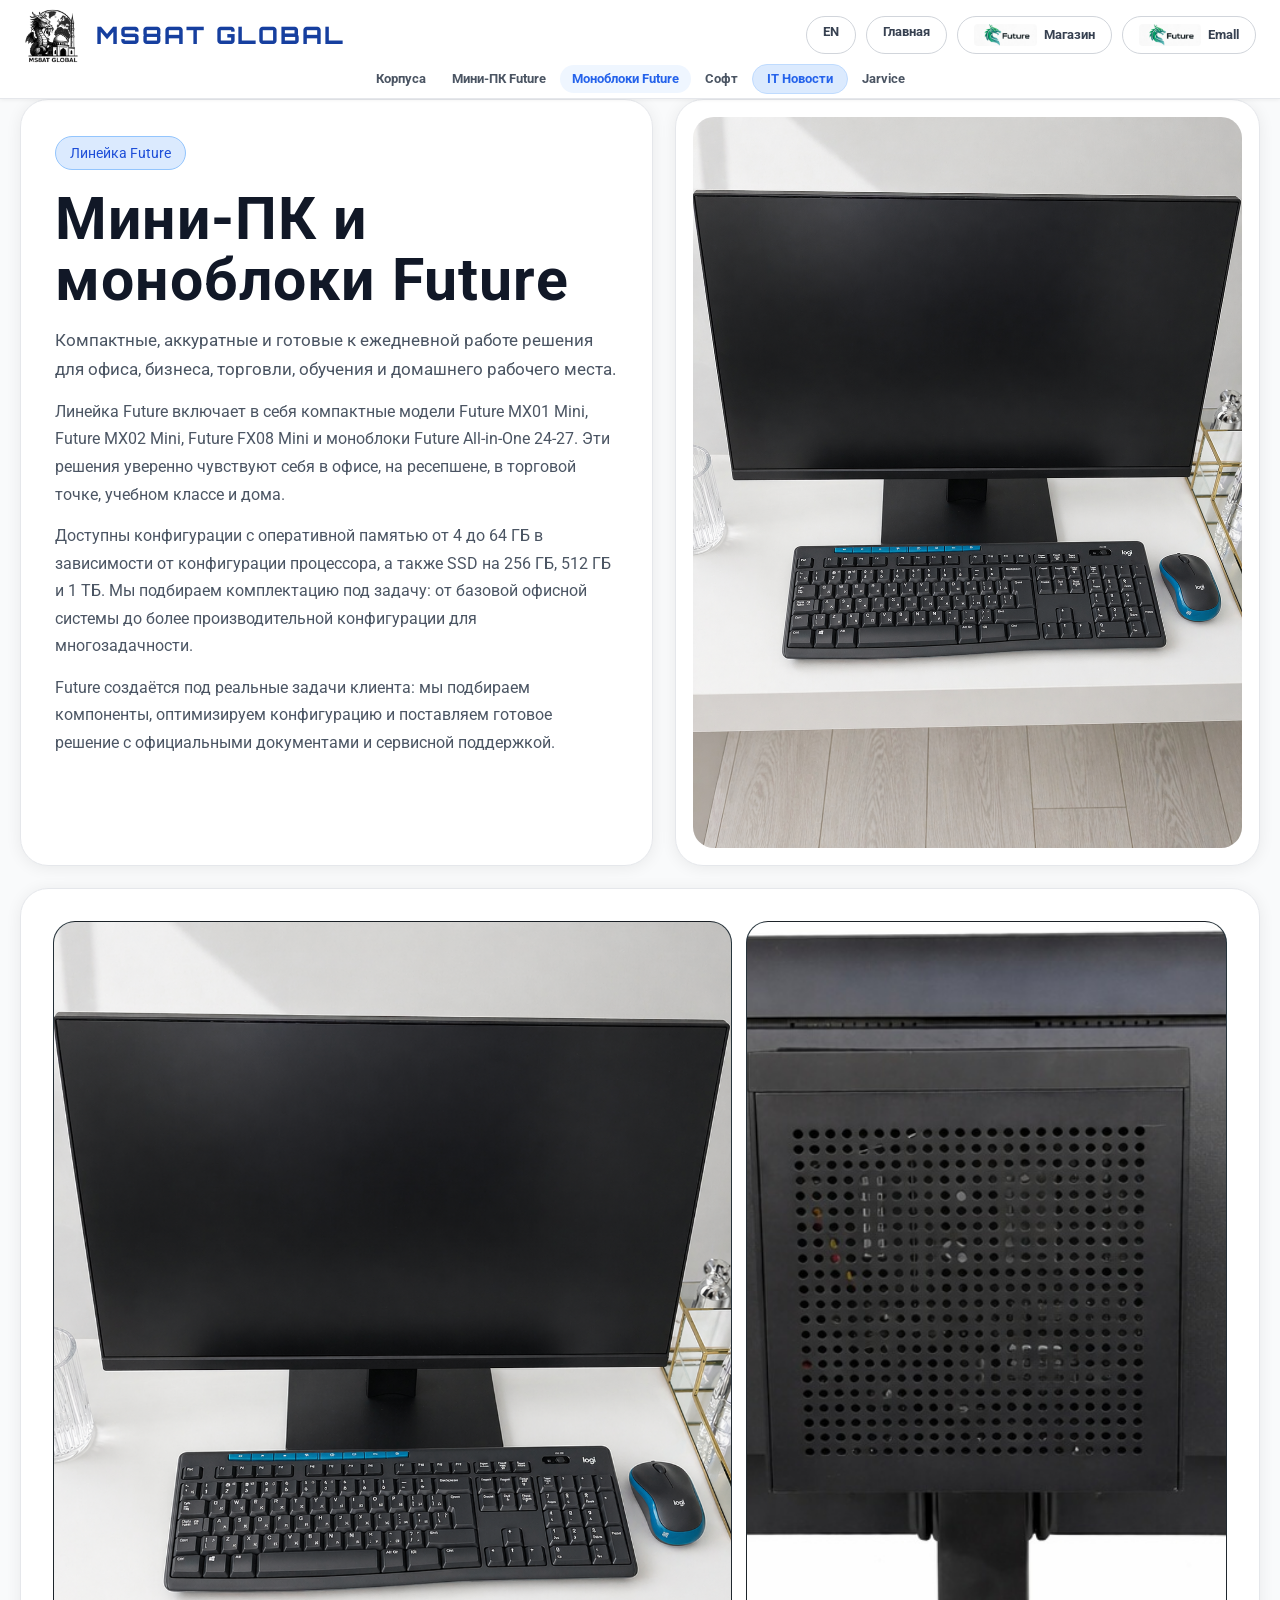
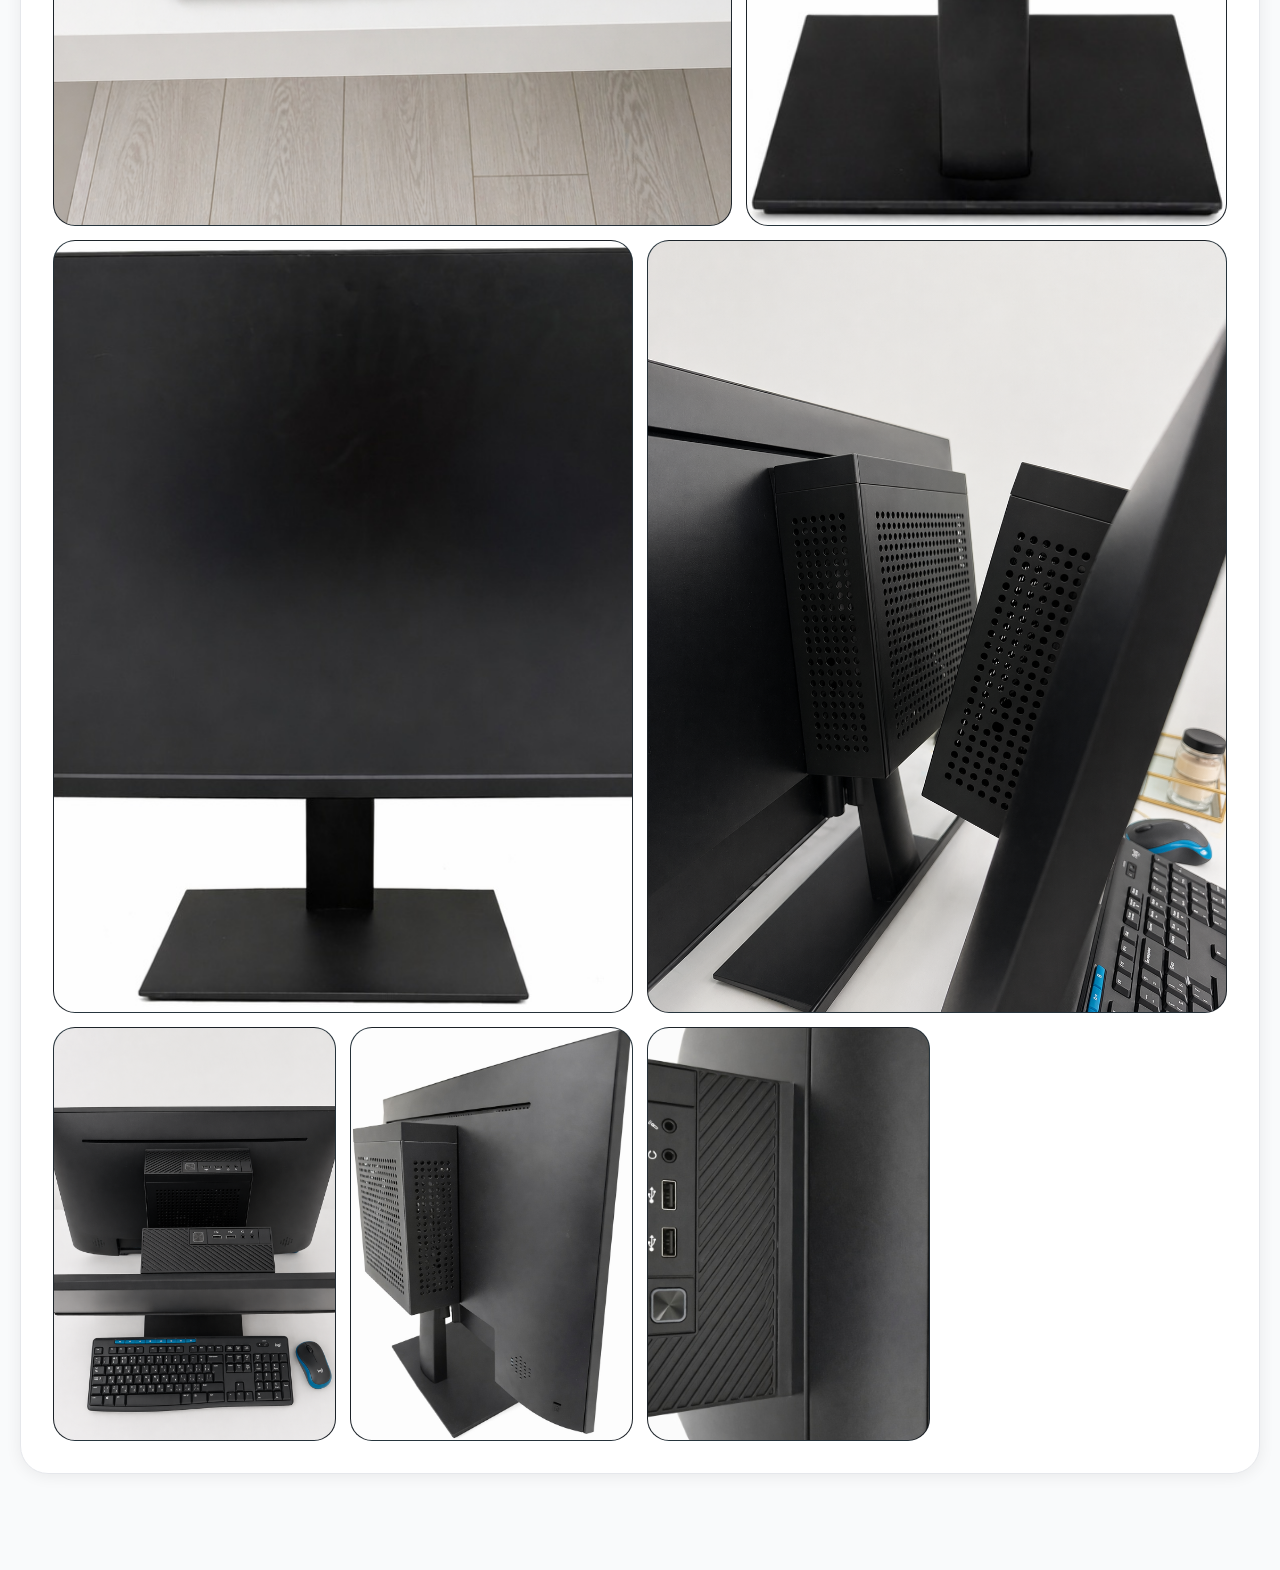
<file: ru/monoblock/monoblock.html>
<!DOCTYPE html>
<html lang="ru">
<head>
<meta charset="UTF-8">
<title>Future - Мини-ПК и моноблоки для офиса, бизнеса и дома | MS8AT</title>
<meta name="viewport" content="width=device-width, initial-scale=1.0">
<meta name="description" content="Мини-ПК и моноблоки Future: RAM от 4 до 64 ГБ в зависимости от конфигурации процессора, SSD 256/512 ГБ и 1 ТБ, гарантия 24 месяца и сервисная поддержка в Минске.">

<link href="https://fonts.googleapis.com/css2?family=Orbitron:wght@500;700&family=Roboto:wght@400;500;700&display=swap" rel="stylesheet">
<link rel="stylesheet" href="../../light-theme.css">

<style>
:root{
  --bg:#061017;
  --bg-deep:#02060b;
  --panel:rgba(8,18,24,.84);
  --panel-strong:#101c25;
  --panel-soft:#14242f;
  --accent:#18f4df;
  --accent-soft:#7ae8ff;
  --text:#f4fbff;
  --muted:#b6c8d3;
  --line:rgba(24,244,223,.24);
  --line-strong:rgba(122,232,255,.28);
  --shadow:0 24px 60px rgba(0,0,0,.34);
}

*{margin:0;padding:0;box-sizing:border-box}

html{scroll-behavior:smooth}

body{
  font-family:'Roboto',sans-serif;
  color:var(--text);
  background:
    radial-gradient(circle at top left,rgba(24,244,223,.12),transparent 28%),
    radial-gradient(circle at top right,rgba(122,232,255,.1),transparent 32%),
    linear-gradient(180deg,var(--bg),var(--bg-deep));
  min-height:100vh;
}

a{color:inherit;text-decoration:none}

button{
  font:inherit;
  color:inherit;
  background:none;
  border:none;
}

img{display:block;max-width:100%}

[hidden]{display:none !important}

header{
  padding:22px 24px 18px;
  border-bottom:1px solid rgba(28,239,224,.18);
  background:rgba(5,12,18,.92);
  backdrop-filter:blur(14px);
  position:sticky;
  top:0;
  z-index:20;
}

.top-bar{
  display:flex;
  justify-content:space-between;
  align-items:center;
  flex-wrap:wrap;
  gap:14px;
  margin-bottom:18px;
}

.logo{
  display:flex;
  align-items:center;
  gap:10px;
}

.logo img{
  height:42px;
  filter:drop-shadow(0 0 12px var(--accent));
}

.logo span{
  font-family:'Orbitron',sans-serif;
  font-size:1.15rem;
  color:var(--accent);
}

.top-buttons,
.nav-buttons,
.category-buttons,
.hero-actions,
.chips,
.scenario-list,
.modal-actions{
  display:flex;
  gap:10px;
  flex-wrap:wrap;
}

.dealer-btn,
.nav-buttons a,
.category-buttons a,
.cta-btn{
  transition:.25s ease;
}

.dealer-btn{
  padding:8px 16px;
  border:1px solid var(--accent);
  border-radius:999px;
  color:var(--accent);
}

.dealer-btn:hover,
.dealer-btn:focus-visible{
  background:var(--accent);
  color:#00110f;
  box-shadow:0 0 18px rgba(24,244,223,.28);
}

.nav-buttons,
.category-buttons{
  justify-content:center;
}

.nav-buttons{margin-bottom:12px}

.nav-buttons a{
  padding:8px 15px;
  border:1px solid rgba(122,232,255,.38);
  border-radius:999px;
  color:var(--accent-soft);
  font-size:.92rem;
}

.nav-buttons a:hover,
.nav-buttons a.active,
.nav-buttons a:focus-visible{
  background:var(--accent-soft);
  color:#001019;
}

.category-buttons a{
  padding:10px 18px;
  border:1px solid var(--line-strong);
  border-radius:999px;
  color:var(--accent);
  font-family:'Orbitron',sans-serif;
  font-size:.82rem;
}

.category-buttons a:hover,
.category-buttons a.active,
.category-buttons a:focus-visible{
  background:var(--accent);
  color:#00110f;
  box-shadow:0 0 18px rgba(24,244,223,.22);
}

main{
  max-width:1280px;
  margin:0 auto;
  padding:0 20px 74px;
}

.panel{
  background:var(--panel);
  border:1px solid var(--line);
  border-radius:28px;
  box-shadow:var(--shadow);
  backdrop-filter:blur(14px);
}

.hero{
  display:grid;
  grid-template-columns:1.04fr .96fr;
  gap:22px;
  margin-bottom:22px;
}

.hero-copy{
  padding:36px 34px;
}

.eyebrow,
.hint{
  display:inline-flex;
  align-items:center;
  gap:8px;
  padding:8px 14px;
  border-radius:999px;
  border:1px solid var(--line);
  background:rgba(24,244,223,.08);
  color:var(--accent);
  font-size:.86rem;
}

.eyebrow{margin-bottom:18px}

h1,
h2{
  font-family:'Orbitron',sans-serif;
  letter-spacing:.02em;
}

h1{
  font-size:clamp(2.1rem,4.6vw,3.7rem);
  line-height:1.04;
  margin-bottom:16px;
  color:var(--accent);
}

.hero-copy p{
  color:var(--muted);
  line-height:1.72;
  margin-bottom:14px;
}

.hero-copy .lead{
  color:var(--text);
  font-size:1.05rem;
}

.hero-actions{
  margin-top:22px;
}

.cta-btn{
  display:inline-flex;
  align-items:center;
  justify-content:center;
  padding:12px 18px;
  border-radius:16px;
  border:1px solid var(--line);
  background:rgba(255,255,255,.02);
  color:var(--text);
  min-height:46px;
}

.cta-btn.primary{
  background:var(--accent);
  border-color:var(--accent);
  color:#00110f;
  font-weight:700;
}

.cta-btn:hover,
.cta-btn:focus-visible{
  transform:translateY(-2px);
  box-shadow:0 0 18px rgba(24,244,223,.22);
}

.hero-visual{
  padding:16px;
  display:block;
}

.shot{
  position:relative;
  overflow:hidden;
  border-radius:22px;
  background:linear-gradient(160deg,#1a2932,#0c1117);
  min-height:180px;
  cursor:pointer;
  border:1px solid rgba(255,255,255,.06);
  box-shadow:inset 0 1px 0 rgba(255,255,255,.05);
}

.shot img{
  width:100%;
  height:100%;
  object-fit:cover;
  transition:transform .35s ease;
}

.shot:hover img,
.shot:focus-visible img{
  transform:scale(1.05);
}

.hero-primary{
  min-height:528px;
}

.hero-photo{
  width:100%;
  height:100%;
  min-height:528px;
  object-fit:cover;
  border-radius:22px;
  border:1px solid rgba(255,255,255,.06);
}

.stats{
  display:grid;
  grid-template-columns:repeat(4,1fr);
  gap:14px;
  margin-bottom:22px;
}

.stat{
  padding:22px 20px;
}

.stat strong{
  display:block;
  color:var(--accent);
  font-family:'Orbitron',sans-serif;
  font-size:1.2rem;
  margin-bottom:8px;
}

.stat p{
  color:var(--muted);
  line-height:1.65;
}

.section{
  padding:32px;
  margin-bottom:22px;
}

.section-head{
  display:flex;
  justify-content:space-between;
  align-items:flex-end;
  gap:20px;
  margin-bottom:24px;
}

.kicker{
  display:block;
  color:var(--accent);
  text-transform:uppercase;
  letter-spacing:.2em;
  font-size:.76rem;
  margin-bottom:10px;
}

h2{
  font-size:clamp(1.45rem,3vw,2.35rem);
  margin-bottom:10px;
  color:#ecffff;
}

.section-head p,
.config-main p,
.contact-card p,
.doc-card p{
  color:var(--muted);
  line-height:1.7;
}

.benefit-grid,
.series-grid,
.config-grid,
.doc-grid{
  display:grid;
  gap:14px;
}

.benefit-grid,
.series-grid{
  grid-template-columns:repeat(4,1fr);
}

.benefit,
.series-card,
.config-card,
.contact-card{
  border:1px solid var(--line);
  border-radius:24px;
  background:var(--panel-strong);
  padding:22px 20px;
}

.benefit h3,
.series-card h3,
.config-card h3,
.contact-card h3,
.doc-card h3{
  font-size:1.08rem;
  margin-bottom:10px;
  color:var(--text);
}

.benefit p,
.series-card p,
.config-card p,
.contact-card li{
  color:var(--muted);
  line-height:1.68;
}

.chips{
  margin-top:16px;
}

.chips span,
.scenario-list span{
  padding:8px 12px;
  border-radius:999px;
  border:1px solid rgba(122,232,255,.52);
  background:rgba(122,232,255,.14);
  color:#051015;
  font-size:.88rem;
  font-weight:600;
  text-shadow:none;
}

.config-layout{
  display:grid;
  grid-template-columns:1.06fr .94fr;
  gap:18px;
}

.config-main{
  border:1px solid var(--line);
  border-radius:26px;
  background:linear-gradient(180deg,rgba(24,244,223,.08),rgba(255,255,255,.02));
  padding:26px;
}

.config-main ul,
.contact-card ul{
  list-style:none;
  display:grid;
  gap:12px;
  margin-top:18px;
}

.config-main li,
.contact-card li{
  display:flex;
  gap:10px;
  align-items:flex-start;
}

.config-main li::before,
.contact-card li::before{
  content:"";
  width:10px;
  height:10px;
  margin-top:8px;
  border-radius:50%;
  background:var(--accent);
  flex:0 0 auto;
  box-shadow:0 0 14px rgba(24,244,223,.45);
}

.config-grid{
  grid-template-columns:repeat(2,1fr);
}

.scenario-list{
  margin-top:18px;
}

.gallery-note{
  display:flex;
  justify-content:space-between;
  gap:16px;
  align-items:center;
  margin-bottom:18px;
}

.gallery-board{
  display:grid;
  grid-template-columns:repeat(12,1fr);
  gap:14px;
}

.gallery-board .shot{
  min-height:240px;
}

.gallery-large{
  grid-column:span 7;
  min-height:360px;
}

.gallery-tall{
  grid-column:span 5;
  min-height:360px;
}

.gallery-wide{
  grid-column:span 6;
  min-height:280px;
}

.gallery-small{
  grid-column:span 3;
  min-height:220px;
}

.doc-grid{
  grid-template-columns:repeat(2,1fr);
}

.doc-card{
  display:grid;
  grid-template-columns:88px 1fr;
  gap:18px;
  align-items:center;
  border:1px solid var(--line);
  border-radius:26px;
  background:linear-gradient(160deg,rgba(255,255,255,.03),rgba(24,244,223,.05));
  padding:24px;
  cursor:pointer;
  text-align:left;
  transition:transform .25s ease, box-shadow .25s ease;
}

.doc-card:hover,
.doc-card:focus-visible{
  transform:translateY(-3px);
  box-shadow:0 0 22px rgba(24,244,223,.15);
}

.doc-icon{
  width:78px;
  height:96px;
}

.doc-icon path,
.doc-icon polyline,
.doc-icon line{
  stroke:#ff5555;
  stroke-width:6;
  fill:none;
  stroke-linecap:round;
  stroke-linejoin:round;
}

.doc-icon text{
  fill:#ff5555;
  font-size:24px;
  font-family:'Roboto',sans-serif;
  font-weight:700;
}

.doc-action{
  display:inline-flex;
  align-items:center;
  justify-content:center;
  margin-top:14px;
  padding:9px 16px;
  border-radius:999px;
  border:1px solid var(--line-strong);
  color:var(--accent);
  background:rgba(24,244,223,.08);
  font-size:.9rem;
  font-weight:700;
}

.contact-grid{
  display:grid;
  grid-template-columns:.94fr 1.06fr;
  gap:16px;
}

.contact-card strong{
  color:var(--accent);
}

.contact-card address{
  font-style:normal;
  color:var(--text);
  line-height:1.8;
  margin-top:14px;
}

.closing{
  display:grid;
  grid-template-columns:1.05fr .95fr;
  gap:16px;
  align-items:stretch;
}

.closing-copy{
  padding:28px;
  border:1px solid var(--line);
  border-radius:26px;
  background:linear-gradient(135deg,rgba(24,244,223,.1),rgba(122,232,255,.04));
}

.closing-copy p{
  color:var(--muted);
  line-height:1.72;
}

.closing-copy .hero-actions{
  margin-top:18px;
}

.contact-mini{
  padding:28px;
  border:1px solid var(--line);
  border-radius:26px;
  background:var(--panel-strong);
}

.contact-mini p{
  color:var(--muted);
  line-height:1.76;
}

footer{
  padding:24px;
  text-align:center;
  color:#89a2b0;
  font-size:.95rem;
}

.modal{
  position:fixed;
  inset:0;
  z-index:9999;
  display:flex;
  align-items:center;
  justify-content:center;
  padding:24px;
  background:rgba(2,6,9,.88);
  backdrop-filter:blur(10px);
}

.modal-shell{
  width:min(1120px,100%);
  max-height:calc(100vh - 48px);
  border:1px solid var(--line);
  border-radius:28px;
  background:#071219;
  box-shadow:var(--shadow);
  overflow:hidden;
}

.modal-head{
  display:flex;
  justify-content:space-between;
  align-items:center;
  gap:12px;
  padding:16px 20px;
  border-bottom:1px solid rgba(255,255,255,.08);
}

.modal-head p{
  color:var(--text);
  font-weight:500;
}

.modal-actions a{
  padding:10px 14px;
  border-radius:14px;
  border:1px solid var(--line);
  color:var(--accent);
}

.modal-actions a:hover,
.modal-actions a:focus-visible{
  background:rgba(24,244,223,.1);
}

.modal-close{
  position:absolute;
  top:18px;
  right:18px;
  width:46px;
  height:46px;
  border-radius:50%;
  border:1px solid var(--line);
  background:rgba(7,18,25,.9);
  cursor:pointer;
  color:var(--text);
  font-size:1.5rem;
  line-height:1;
}

.modal-close:hover,
.modal-close:focus-visible{
  background:rgba(24,244,223,.14);
}

.modal-body{
  padding:18px;
  height:min(78vh,860px);
}

.modal-body img,
.modal-body iframe{
  width:100%;
  height:100%;
  border:none;
  border-radius:18px;
  background:#fff;
}

.modal-body img{
  object-fit:contain;
  background:#0d141a;
}

@media (max-width:1120px){
  .hero,
  .config-layout,
  .contact-grid,
  .closing{
    grid-template-columns:1fr;
  }

  .stats,
  .benefit-grid,
  .series-grid{
    grid-template-columns:repeat(2,1fr);
  }

  .hero-visual{
    min-height:auto;
  }
}

@media (max-width:820px){
  header{
    padding:18px 16px 24px;
  }

  main{
    padding:0 14px 66px;
  }

  .hero-copy,
  .section{
    padding:24px 20px;
  }

  .hero-visual{
    grid-template-columns:1fr;
  }

  .hero-primary{
    min-height:360px;
  }

  .stats,
  .benefit-grid,
  .series-grid,
  .config-grid,
  .doc-grid{
    grid-template-columns:1fr;
  }

  .gallery-board{
    grid-template-columns:1fr;
  }

  .gallery-large,
  .gallery-tall,
  .gallery-wide,
  .gallery-small{
    grid-column:auto;
    min-height:240px;
  }

  .doc-card{
    grid-template-columns:1fr;
    justify-items:start;
  }

  .gallery-note,
  .section-head,
  .modal-head{
    flex-direction:column;
    align-items:flex-start;
  }

  .modal{
    padding:12px;
  }

  .modal-body{
    height:70vh;
    padding:12px;
  }
}

@media (max-width:560px){
  .top-bar{
    justify-content:center;
  }

  .hero-actions .cta-btn,
  .modal-actions a{
    width:100%;
    justify-content:center;
  }
}

/* unified-nav */
.nav-buttons,.header-nav{flex-wrap:nowrap;white-space:nowrap;overflow-x:auto}
.nav-buttons a,.header-nav a{flex:0 0 auto}

/* clickable-logo */
.logo{text-decoration:none;cursor:pointer}
.logo:hover{opacity:.86}

/* emall-shop */
.hero-shop{display:grid;gap:12px}
.hero-shop-logo-text{display:inline-flex;align-items:center;justify-content:center;min-width:104px;height:42px;border-radius:8px;background:#f8fafc;border:1px solid #dbeafe;color:#2563eb;font-weight:900;letter-spacing:.02em}
.btn-shop-emall{background:#111827}
.btn-shop-emall:hover{background:#374151}
</style>
</head>

<body>

<header>
  <div class="top-bar">
    <a class="logo" href="../index.html" aria-label="На главную страницу">
      <img src="../images/logo.png" alt="MS8AT Global">
      <span>MS8AT GLOBAL</span>
    </a>

    <div class="top-buttons">
      <a href="../../en/monoblock/monoblock.html" class="dealer-btn">EN</a>
      <a href="../index.html" class="dealer-btn">Главная</a>
      <a href="https://future.shop.onliner.by/" class="dealer-btn" target="_blank" rel="noopener noreferrer" style="display:inline-flex;align-items:center;gap:7px;padding:6px 14px 6px 8px;"><img src="../../logo-future.jpg" alt="Future" style="height:22px;width:auto;border-radius:4px;flex-shrink:0;">Магазин</a>
      <a href="https://9981.emall.by/" class="dealer-btn" target="_blank" rel="noopener noreferrer" style="display:inline-flex;align-items:center;gap:7px;padding:6px 14px 6px 8px;"><img src="../../logo-future.jpg" alt="Future" style="height:22px;width:auto;border-radius:4px;flex-shrink:0;">Emall</a>
    </div>
  </div>

  <div class="nav-buttons">
    <a href="../cases/cases.html">Корпуса</a>
    <a href="../minipc/minipc.html">Мини-ПК Future</a>
    <a href="../monoblock/monoblock.html" class="active">Моноблоки Future</a>
    <a href="../soft/soft.html">Софт</a>
    <a href="../news/news.html" class="news-link">IT Новости</a>
    <a href="../jarvice/jarvice.html">Jarvice</a>
  </div>

  </header>

<main>
  <section class="hero">
    <div class="panel hero-copy">
      <span class="eyebrow">Линейка Future</span>
      <h1>Мини-ПК и моноблоки Future</h1>
      <p class="lead">Компактные, аккуратные и готовые к ежедневной работе решения для офиса, бизнеса, торговли, обучения и домашнего рабочего места.</p>
      <p>Линейка Future включает в себя компактные модели Future MX01 Mini, Future MX02 Mini, Future FX08 Mini и моноблоки Future All-in-One 24-27. Эти решения уверенно чувствуют себя в офисе, на ресепшене, в торговой точке, учебном классе и дома.</p>
      <p>Доступны конфигурации с оперативной памятью от 4 до 64 ГБ в зависимости от конфигурации процессора, а также SSD на 256 ГБ, 512 ГБ и 1 ТБ. Мы подбираем комплектацию под задачу: от базовой офисной системы до более производительной конфигурации для многозадачности.</p>
      <p>Future создаётся под реальные задачи клиента: мы подбираем компоненты, оптимизируем конфигурацию и поставляем готовое решение с официальными документами и сервисной поддержкой.</p>
    </div>

    <div class="panel hero-visual">
      <img class="hero-photo" src="./mono1.png" alt="Моноблок Future в рабочем пространстве" loading="eager">
    </div>
  </section>

  <section class="panel section" id="gallery">
    <div class="gallery-board monoblock-gallery">
      <div class="shot gallery-large">
        <img src="./mono1.png" alt="Моноблок Future в рабочем пространстве" loading="lazy">
      </div>
      <div class="shot gallery-tall">
        <img src="./monoblock-2.jpg" alt="Моноблок Future, вид сзади" loading="lazy">
      </div>
      <div class="shot gallery-wide">
        <img src="./monoblock-1.jpg" alt="Моноблок Future, фронтальный ракурс" loading="lazy">
      </div>
      <div class="shot gallery-wide">
        <img src="./mono2.png" alt="Моноблок Future, задняя панель в интерьере" loading="lazy">
      </div>
      <div class="shot gallery-small">
        <img src="./mono3.png" alt="Моноблок Future, боковой профиль" loading="lazy">
      </div>
      <div class="shot gallery-small">
        <img src="./monoblock-3.jpg" alt="Моноблок Future, ракурс сбоку" loading="lazy">
      </div>
      <div class="shot gallery-small">
        <img src="./monoblock-4.jpg" alt="Моноблок Future, крупный план панели" loading="lazy">
      </div>
    </div>
  </section>
</main>

</body>
</html>
</file>
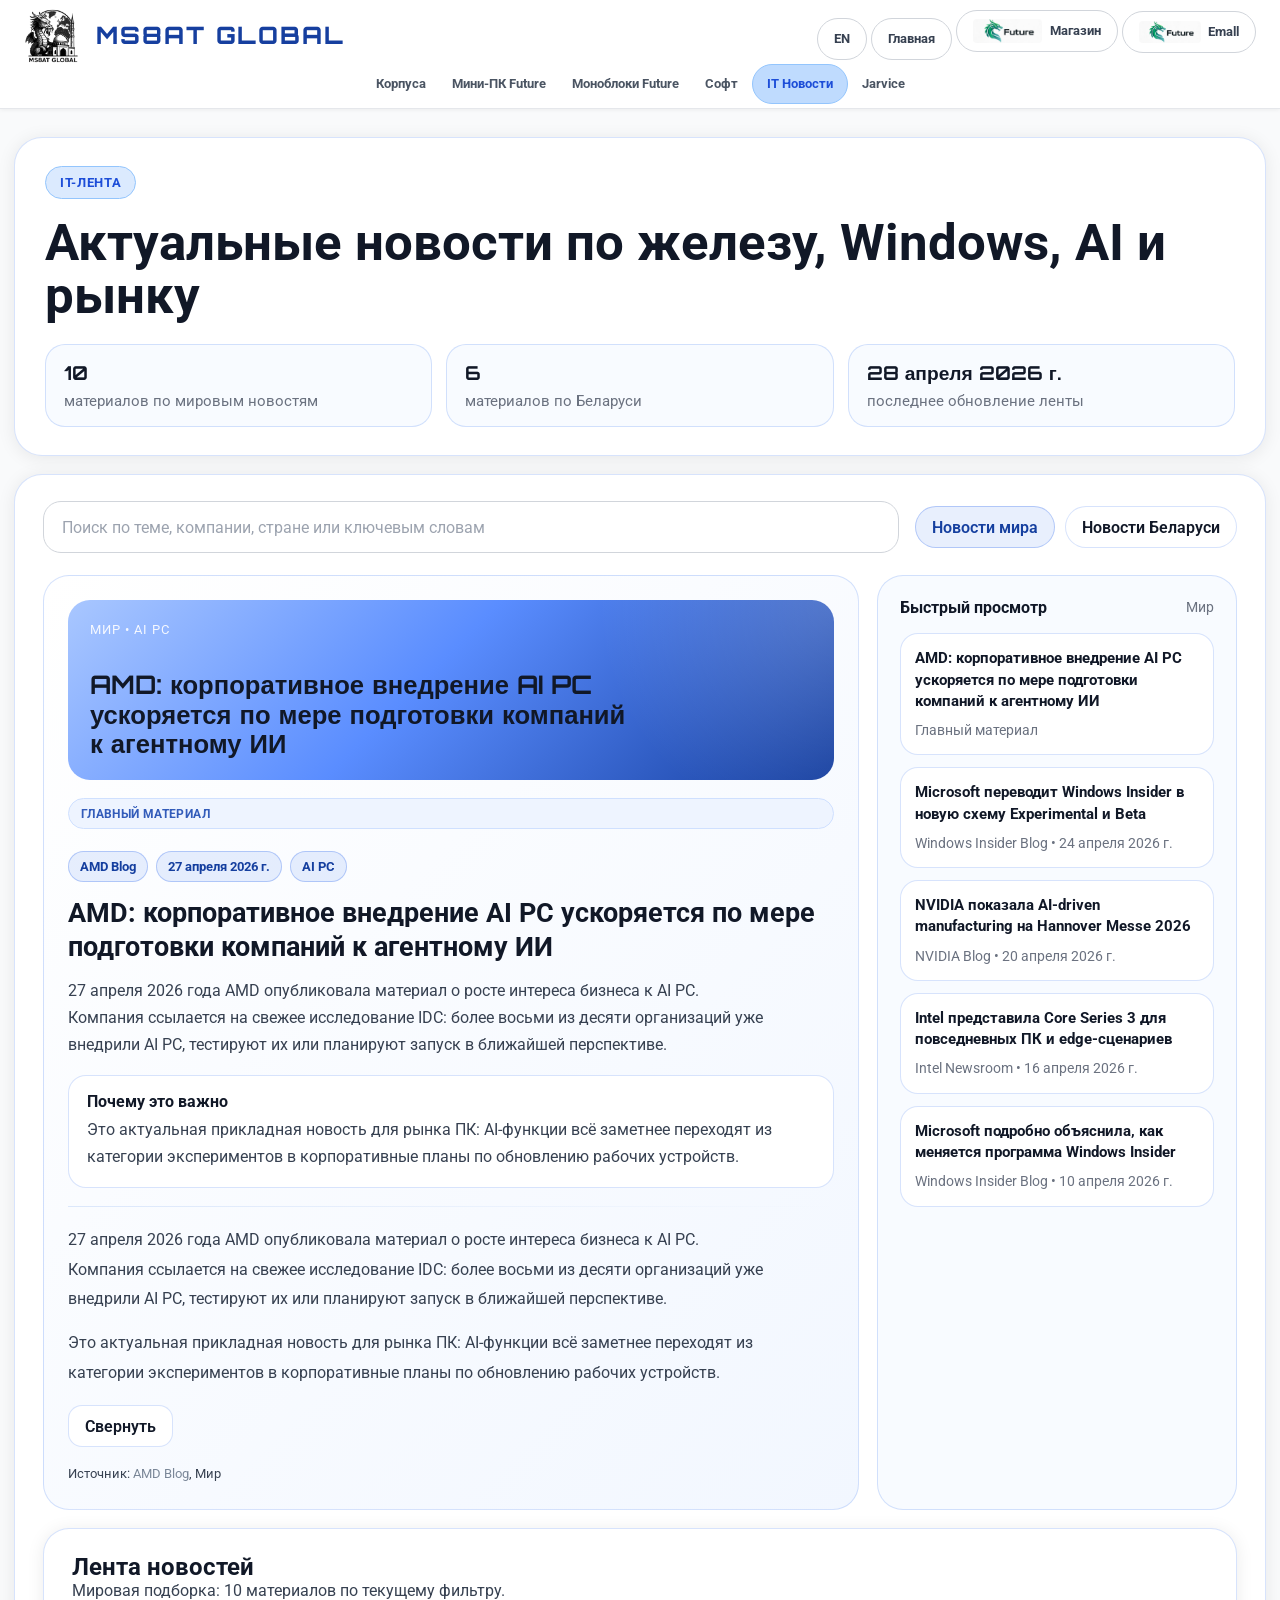
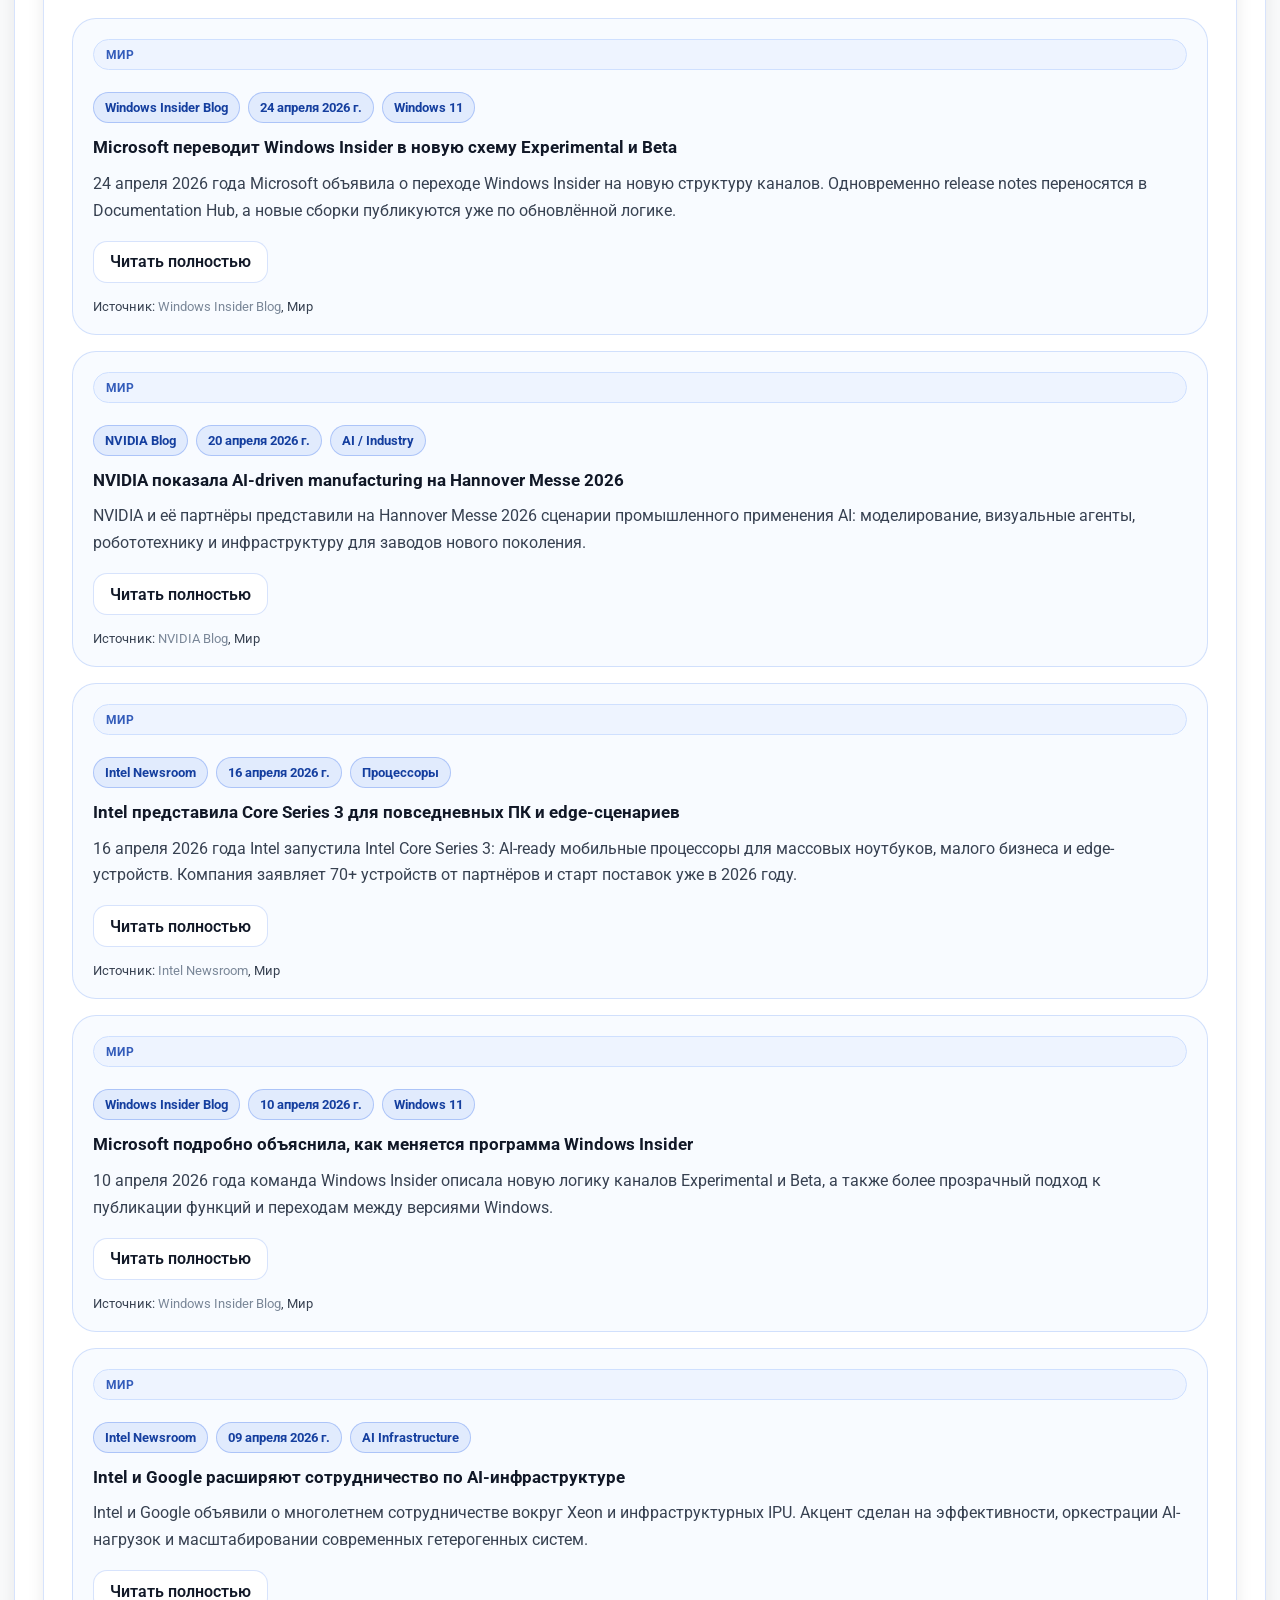
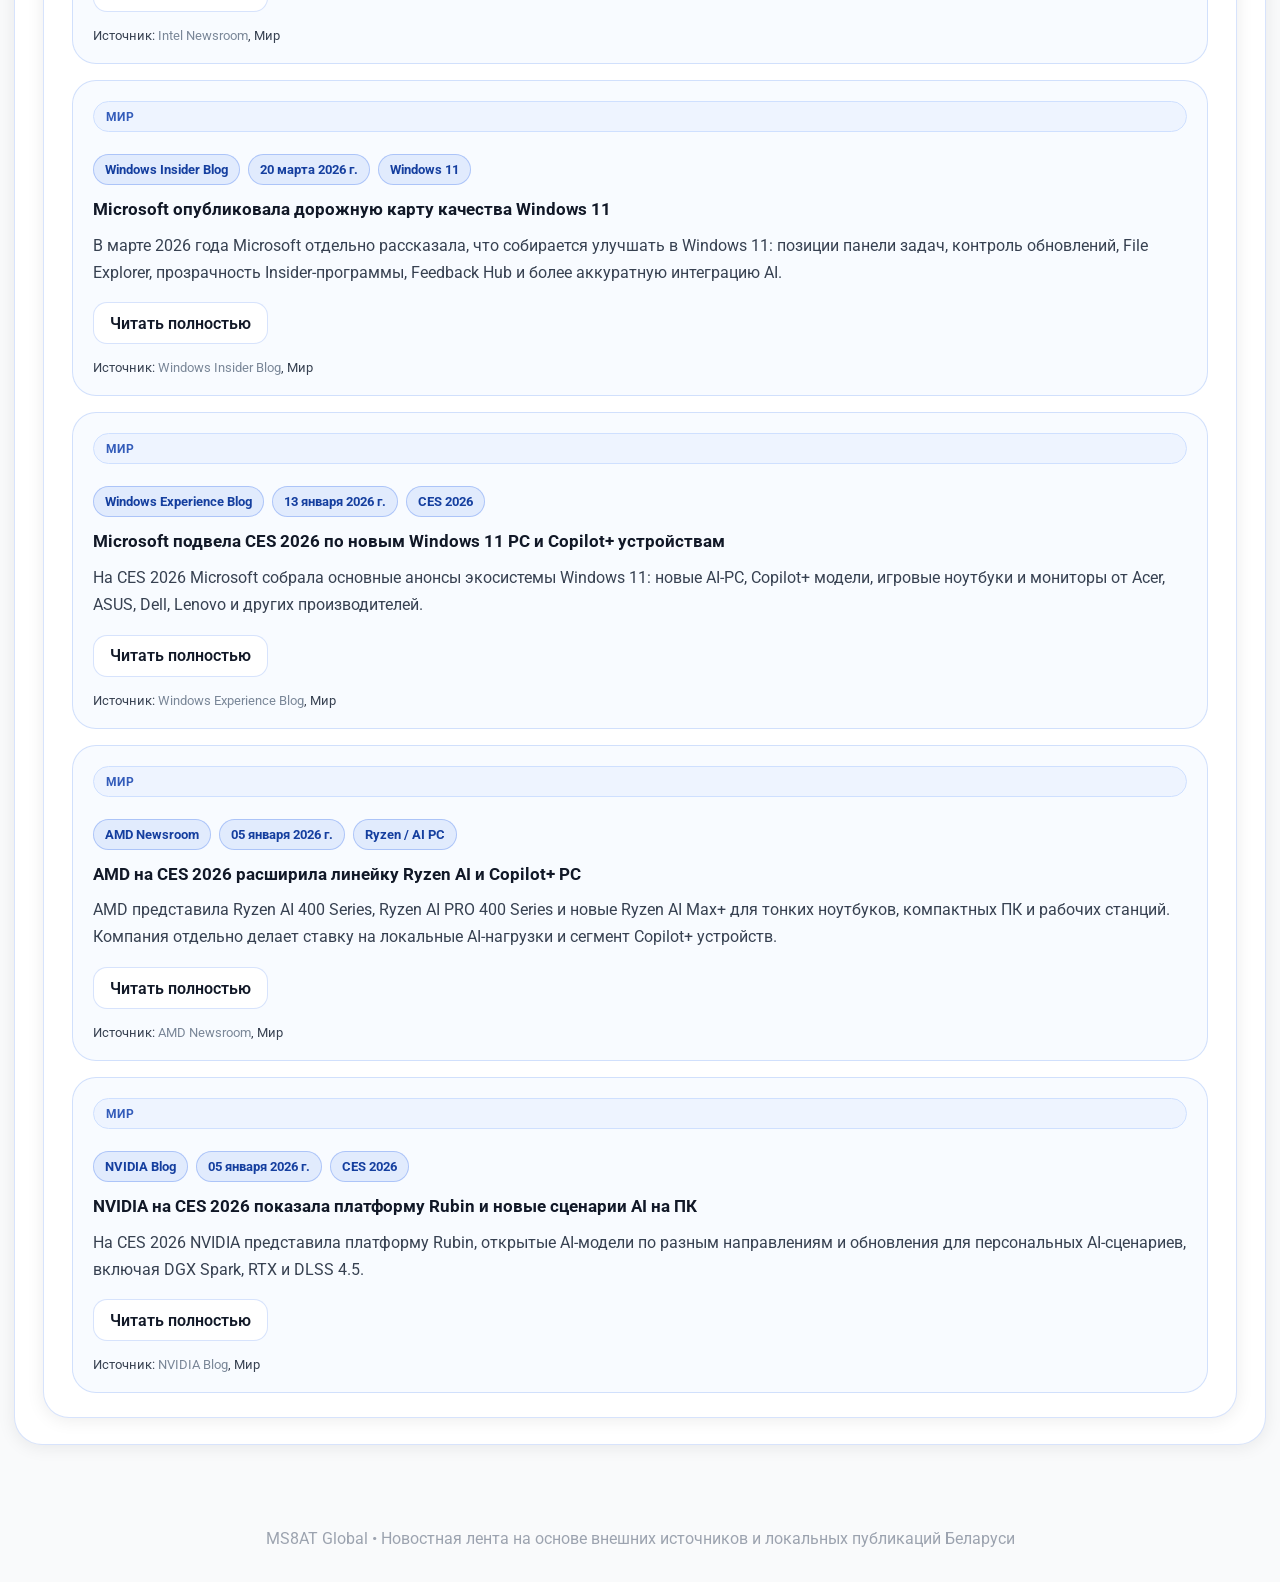
<file: ru/news/news.html>
<!DOCTYPE html>
<html lang="ru">
<head>
<meta charset="UTF-8">
<title>Новости IT | MS8AT</title>
<meta name="viewport" content="width=device-width, initial-scale=1.0">
<meta name="description" content="Актуальная IT-лента: компьютеры, комплектующие, Windows, AI, рынок и локальные новости Беларуси.">
<link href="https://fonts.googleapis.com/css2?family=Orbitron:wght@500;700&family=Roboto:wght@400;500;700&display=swap" rel="stylesheet">
<link rel="stylesheet" href="../../light-theme.css">
<style>
:root{
  --card:#ffffff;
  --card-soft:#f8fbff;
  --line:#d8e3f1;
  --line-strong:#9bb8ff;
  --text:#132033;
  --muted:#5f7088;
  --accent:#2f70ff;
  --accent-soft:#edf3ff;
  --accent-dark:#153f9f;
  --shadow:0 18px 42px rgba(17,38,74,.08);
}
*{margin:0;padding:0;box-sizing:border-box}
body{
  font-family:'Roboto',sans-serif;
  color:var(--text);
  background:
    radial-gradient(circle at top left,rgba(47,112,255,.09),transparent 26%),
    linear-gradient(180deg,#f8fbff 0%,#f3f7fc 100%);
}
a{color:inherit;text-decoration:none}
button,input{font:inherit}
img{display:block;max-width:100%}
[hidden]{display:none !important}
header{
  position:sticky;
  top:0;
  z-index:20;
  padding:18px 24px 16px;
  background:rgba(255,255,255,.92);
  backdrop-filter:blur(16px);
  border-bottom:1px solid rgba(207,220,236,.9);
}
.top-bar,.nav-buttons,.toolbar,.tab-row,.meta-row,.lead-actions,.headline-list{display:flex;flex-wrap:wrap;gap:10px}
.top-bar{align-items:center;justify-content:space-between;margin-bottom:14px}
.logo{display:flex;align-items:center;gap:16px}
.logo img{height:58px}
.logo span{font-family:'Orbitron',sans-serif;font-size:1.5rem;letter-spacing:.08em;color:#163f9f}
.dealer-btn,.nav-buttons a,.tab-btn,.story-link,.story-toggle{
  display:inline-flex;align-items:center;justify-content:center;
  min-height:42px;padding:0 16px;border-radius:999px;
  border:1px solid var(--line);background:#fff;color:var(--text);
  transition:.2s ease;font-weight:600;
}
.dealer-btn:hover,.nav-buttons a:hover,.nav-buttons a.active,.tab-btn:hover,.tab-btn.active,.story-link:hover,.story-toggle:hover{
  background:var(--accent-soft);
  border-color:var(--line-strong);
  color:var(--accent-dark);
}
.nav-buttons a.news-link{
  background:#dbeafe;
  color:#2563eb;
  border-color:#93c5fd;
}
.nav-buttons a.news-link:hover,
.nav-buttons a.news-link.active{
  background:#bfdbfe;
  color:#1d4ed8;
}
.nav-buttons{justify-content:center}
.nav-buttons a{min-height:40px;font-size:.92rem}
main{width:min(1380px,calc(100% - 28px));margin:0 auto;padding:28px 0 60px}
.page-head,.feed-shell,.stories-wrap,.empty-state{
  background:var(--card);
  border:1px solid var(--line);
  border-radius:28px;
  box-shadow:var(--shadow);
}
.page-head{padding:28px 30px;margin-bottom:18px}
.eyebrow{
  display:inline-flex;align-items:center;padding:8px 14px;border-radius:999px;
  background:var(--accent-soft);border:1px solid var(--line-strong);
  color:var(--accent-dark);font-size:.82rem;font-weight:700;text-transform:uppercase;letter-spacing:.05em;
}
h1,h2,h3{font-family:'Orbitron',sans-serif}
h1{font-size:clamp(2.1rem,4vw,3.6rem);line-height:1.03;margin:18px 0 14px}
.stats-row{display:grid;grid-template-columns:repeat(3,minmax(0,1fr));gap:14px;margin-top:22px}
.stat-card{padding:16px 18px;border:1px solid var(--line);border-radius:20px;background:var(--card-soft)}
.stat-card strong{display:block;font-family:'Orbitron',sans-serif;font-size:1.2rem;color:var(--accent-dark);margin-bottom:6px}
.stat-card span{color:var(--muted);font-size:.95rem}
.feed-shell{padding:26px 28px}
.toolbar{justify-content:space-between;align-items:center;gap:16px;margin-bottom:22px}
.search-box{flex:1 1 360px}
.search-box input{
  width:100%;min-height:52px;padding:0 18px;border-radius:18px;
  border:1px solid var(--line);background:#fff;color:var(--text);outline:none;
}
.search-box input:focus{border-color:var(--line-strong);box-shadow:0 0 0 4px rgba(47,112,255,.08)}
.search-box input::placeholder{color:#8797ab}
.tab-btn,.story-toggle{cursor:pointer}
.feed-layout{display:grid;grid-template-columns:minmax(0,1.22fr) 360px;gap:18px}
.lead-story,.headlines-panel,.stories-wrap{border:1px solid var(--line);border-radius:26px;background:var(--card)}
.lead-story{padding:24px;background:linear-gradient(135deg,#ffffff 0%,#f2f7ff 100%)}
.lead-visual{
  min-height:180px;margin-bottom:18px;padding:22px;border-radius:22px;color:#fff;
  background:
    radial-gradient(circle at top right,rgba(255,255,255,.18),transparent 30%),
    linear-gradient(135deg,#a9c7ff 0%,#5a8dff 46%,#163f9f 100%);
  display:flex;flex-direction:column;justify-content:space-between;
}
.lead-visual small{font-size:.82rem;letter-spacing:.08em;text-transform:uppercase;opacity:.9}
.lead-visual strong{font-family:'Orbitron',sans-serif;font-size:clamp(1.35rem,2vw,2rem);line-height:1.15;max-width:540px}
.meta-row{align-items:center;gap:8px;margin-bottom:14px}
.meta-row span{
  display:inline-flex;align-items:center;padding:7px 11px;border-radius:999px;
  background:var(--accent-soft);border:1px solid var(--line-strong);
  color:var(--accent-dark);font-size:.82rem;font-weight:700;
}
.lead-story h2,.story-card h3{line-height:1.25}
.lead-story h2{font-size:1.7rem;margin-bottom:14px}
.story-summary,.lead-story p{color:var(--muted);line-height:1.68}
.lead-body,.story-body{display:grid;gap:14px;margin-top:18px}
.lead-body p,.story-body p{color:#334155;line-height:1.82;font-size:1.02rem;max-width:78ch}
.lead-note{
  margin-top:16px;padding:16px 18px;border-radius:18px;
  background:#fff;border:1px solid var(--line);
}
.lead-note strong{display:block;margin-bottom:6px;color:var(--accent-dark)}
.lead-actions{margin-top:18px}
.story-link,.story-toggle{border-radius:14px}
.headlines-panel{padding:22px;background:var(--card-soft)}
.panel-title{display:flex;align-items:center;justify-content:space-between;gap:12px;margin-bottom:16px}
.panel-title h3{font-size:1rem}
.panel-title span{color:var(--muted);font-size:.9rem}
.headline-list{flex-direction:column;gap:12px}
.headline-item{
  display:block;width:100%;text-align:left;padding:14px;border-radius:18px;background:#fff;border:1px solid var(--line);
  transition:.2s ease;cursor:pointer;
}
.headline-item:hover{border-color:var(--line-strong);transform:translateY(-1px)}
.headline-item strong{display:block;font-size:.96rem;line-height:1.38;margin-bottom:8px}
.headline-item span{display:block;color:var(--muted);font-size:.88rem;line-height:1.45}
.stories-wrap{margin-top:18px;padding:24px 28px}
.stories-head{display:flex;align-items:flex-end;justify-content:space-between;gap:16px;margin-bottom:18px}
.stories-head p{color:var(--muted)}
.stories-grid{display:grid;grid-template-columns:1fr;gap:16px}
.story-card{
  padding:20px;border-radius:24px;border:1px solid var(--line);background:var(--card-soft);
  transition:.2s ease;
}
.story-card.expanded{background:#fff;border-color:#b8cef8;box-shadow:0 10px 24px rgba(47,112,255,.08)}
.story-card h3{font-size:1.08rem;margin-bottom:12px}
.story-card.expanded h3{font-size:1.34rem;margin-bottom:14px}
.story-card.expanded .story-summary{font-size:1.02rem;color:#516276;padding-bottom:14px;border-bottom:1px solid #e5edf8}
.story-actions{display:flex;align-items:center;justify-content:space-between;gap:14px;margin-top:16px}
.story-source{
  margin-top:16px;font-size:.82rem;color:#7a8798;
}
.story-source a{color:#7a8798}
.story-source a:hover{color:#4b5f7c}
.article-kicker{display:inline-flex;align-items:center;padding:7px 12px;border-radius:999px;background:#eef4ff;border:1px solid #cfe0ff;color:#335cba;font-size:.78rem;font-weight:700;letter-spacing:.03em;text-transform:uppercase;margin-bottom:12px}
.article-header{display:flex;flex-direction:column;gap:10px}
.article-divider{height:1px;background:linear-gradient(90deg,#dbe7fb 0%,rgba(219,231,251,0) 100%);margin:18px 0 2px}
.lead-story .story-source,.lead-story .story-summary{max-width:78ch}
.empty-state{padding:28px;text-align:center;color:var(--muted);margin-top:18px}
footer{padding:24px 16px 34px;text-align:center;color:var(--muted)}
@media (max-width:1180px){
  .feed-layout{grid-template-columns:1fr}
}
@media (max-width:820px){
  header{padding:16px}
  main{width:min(100%,calc(100% - 16px));padding-top:16px}
  .page-head,.feed-shell,.stories-wrap{padding:22px 18px}
  .toolbar,.stories-head,.story-actions{flex-direction:column;align-items:flex-start}
  .stats-row{grid-template-columns:1fr}
  .lead-visual{min-height:150px}
}

/* unified-nav */
.nav-buttons,.header-nav{flex-wrap:nowrap;white-space:nowrap;overflow-x:auto}
.nav-buttons a,.header-nav a{flex:0 0 auto}

/* clickable-logo */
.logo{text-decoration:none;cursor:pointer}
.logo:hover{opacity:.86}

/* emall-shop */
.hero-shop{display:grid;gap:12px}
.hero-shop-logo-text{display:inline-flex;align-items:center;justify-content:center;min-width:104px;height:42px;border-radius:8px;background:#f8fafc;border:1px solid #dbeafe;color:#2563eb;font-weight:900;letter-spacing:.02em}
.btn-shop-emall{background:#111827}
.btn-shop-emall:hover{background:#374151}
</style>
</head>
<body>
<header>
  <div class="top-bar">
    <a class="logo" href="../index.html" aria-label="На главную страницу">
      <img src="../images/logo.png" alt="MS8AT Global">
      <span>MS8AT GLOBAL</span>
    </a>
    <div class="top-buttons">
      <a href="../../en/news/news.html" class="dealer-btn">EN</a>
      <a href="../index.html" class="dealer-btn">Главная</a>
      <a href="https://future.shop.onliner.by/" class="dealer-btn" target="_blank" rel="noopener noreferrer" style="display:inline-flex;align-items:center;gap:8px;">
        <img src="../../logo-future.jpg" alt="Future" style="height:24px;width:auto;border-radius:4px;">
        <span>Магазин</span>
      </a>
      <a href="https://9981.emall.by/" class="dealer-btn" target="_blank" rel="noopener noreferrer" style="display:inline-flex;align-items:center;gap:7px;padding:6px 14px 6px 8px;"><img src="../../logo-future.jpg" alt="Future" style="height:22px;width:auto;border-radius:4px;flex-shrink:0;">Emall</a>
    </div>
  </div>
  <div class="nav-buttons">
    <a href="../cases/cases.html">Корпуса</a>
    <a href="../minipc/minipc.html">Мини-ПК Future</a>
    <a href="../monoblock/monoblock.html">Моноблоки Future</a>
    <a href="../soft/soft.html">Софт</a>
    <a href="../news/news.html" class="active news-link">IT Новости</a>
    <a href="../jarvice/jarvice.html">Jarvice</a>
  </div>
</header>

<main>
  <section class="page-head">
    <span class="eyebrow">IT-лента</span>
    <h1>Актуальные новости по железу, Windows, AI и рынку</h1>
    <div class="stats-row">
      <article class="stat-card">
        <strong id="world-count">0</strong>
        <span>материалов по мировым новостям</span>
      </article>
      <article class="stat-card">
        <strong id="belarus-count">0</strong>
        <span>материалов по Беларуси</span>
      </article>
      <article class="stat-card">
        <strong id="updated-at">Загрузка</strong>
        <span>последнее обновление ленты</span>
      </article>
    </div>
  </section>

  <section class="feed-shell">
    <div class="toolbar">
      <div class="search-box">
        <input id="news-search" type="search" placeholder="Поиск по теме, компании, стране или ключевым словам">
      </div>
      <div class="tab-row">
        <button class="tab-btn active" data-tab="world" type="button">Новости мира</button>
        <button class="tab-btn" data-tab="belarus" type="button">Новости Беларуси</button>
      </div>
    </div>

    <div class="feed-layout" id="feed-layout">
      <article class="lead-story" id="lead-story"></article>
      <aside class="headlines-panel">
        <div class="panel-title">
          <h3>Быстрый просмотр</h3>
          <span id="headline-label">Мир</span>
        </div>
        <div class="headline-list" id="headline-list"></div>
      </aside>
    </div>

    <div class="stories-wrap" id="stories-wrap">
      <div class="stories-head">
        <div>
          <h2>Лента новостей</h2>
          <p id="stories-caption">Нажмите на карточку, чтобы раскрыть полный текст новости прямо на сайте.</p>
        </div>
      </div>
      <div class="stories-grid" id="stories-grid"></div>
    </div>

    <div class="empty-state" id="empty-state" hidden>
      По текущему фильтру ничего не найдено. Попробуйте другую вкладку или сократите поисковый запрос.
    </div>
  </section>
</main>

<footer>MS8AT Global • Новостная лента на основе внешних источников и локальных публикаций Беларуси</footer>

<script id="news-data" type="application/json">
{
  "updated_at": "2026-04-27",
  "items": [
    {
      "section": "world",
      "date": "2026-04-24",
      "source": "Windows Insider Blog",
      "tag": "Windows 11",
      "regionLabel": "Мир",
      "title": "Microsoft переводит Windows Insider в новую схему Experimental и Beta",
      "summary": "Microsoft объявила о переходе Windows Insider на новую структуру каналов и перенесла подробные release notes в Documentation Hub.",
      "note": "Это важная новость для тех, кто следит за Windows 11 и тестовыми сборками.",
      "body": [
        "Компания фактически меняет не только названия и порядок публикации сборок, но и сам подход к тому, как пользователи будут получать предварительные версии Windows. Для аудитории Insider это означает более понятное разделение тестовых сценариев и более чёткую границу между экспериментальными изменениями и теми сборками, которые ближе к реальному выпуску.",
        "Отдельно важно, что Microsoft переносит заметки о сборках в централизованный Documentation Hub. Для читателя это удобнее: вместо разбросанных записей в разных форматах появляется более системный способ отслеживать изменения, исправления и новые функции. Для рынка это ещё один сигнал, что экосистема Windows 11 становится более зрелой и управляемой."
      ],
      "url": "https://blogs.windows.com/windows-insider/2026/04/24/were-moving-to-experimental-and-beta-announcing-new-builds/"
    },
    {
      "section": "world",
      "date": "2026-04-20",
      "source": "NVIDIA Blog",
      "tag": "AI / Industry",
      "regionLabel": "Мир",
      "title": "NVIDIA показала AI-driven manufacturing на Hannover Messe 2026",
      "summary": "NVIDIA и её партнёры показали, как искусственный интеллект уходит из дата-центров в реальные производственные процессы.",
      "note": "AI всё заметнее становится прикладным инструментом для заводов, логистики и инженерии.",
      "body": [
        "На Hannover Messe 2026 компания сделала акцент не на красивых демонстрациях ради шоу, а на конкретных производственных сценариях: цифровые двойники, визуальные системы контроля, роботизированные процессы и интеллектуальная оптимизация цепочек поставок. Это показывает, что промышленный AI уже перестал быть экспериментом для отдельных пилотных проектов.",
        "Для IT-рынка новость важна тем, что спрос теперь смещается в сторону связки из вычислительной инфраструктуры, сенсоров, промышленных платформ и ПО анализа данных. Проще говоря, речь идёт уже не только о GPU как товаре, а о целых комплексных системах, в которых железо, сеть и программная логика работают как единая производственная среда."
      ],
      "url": "https://blogs.nvidia.com/blog/ai-manufacturing-hannover-messe/"
    },
    {
      "section": "world",
      "date": "2026-04-16",
      "source": "Intel Newsroom",
      "tag": "Процессоры",
      "regionLabel": "Мир",
      "title": "Intel представила Core Series 3 для повседневных ПК и edge-сценариев",
      "summary": "Intel вывела Core Series 3 в сегмент массовых ноутбуков, малого бизнеса и edge-устройств, расширяя доступ к AI-ready платформам.",
      "note": "Современные функции начинают переходить из премиума в массовый класс ПК.",
      "body": [
        "Запуск этой серии важен именно в позиционировании: Intel показывает, что AI-функции и современные платформенные возможности больше не закреплены только за дорогими корпоративными или флагманскими устройствами. Новые решения ориентированы на более широкий рынок, где ценятся энергоэффективность, понятный уровень производительности и готовность к повседневным задачам.",
        "Если смотреть шире, это часть общего движения индустрии к тому, чтобы ноутбуки и компактные системы получали встроенные AI-сценарии уже в базовых и средних конфигурациях. Для покупателей это означает более быстрый переход AI-инструментов в привычный пользовательский сегмент, а для продавцов и интеграторов — более широкий выбор моделей без необходимости уходить в верхний ценовой диапазон."
      ],
      "url": "https://newsroom.intel.com/client-computing/intel-launches-intel-core-series-3-processors-changing-the-game-for-everyday-computing"
    },
    {
      "section": "world",
      "date": "2026-04-09",
      "source": "Intel Newsroom",
      "tag": "AI Infrastructure",
      "regionLabel": "Мир",
      "title": "Intel и Google расширяют сотрудничество по AI-инфраструктуре",
      "summary": "Компании делают ставку на более эффективную архитектуру AI-нагрузок, а не только на рост числа ускорителей.",
      "note": "Для AI всё важнее баланс системы целиком: CPU, сеть, оркестрация и обработка данных.",
      "body": [
        "Совместные инициативы вокруг Xeon и инфраструктурных компонентов показывают, что большие AI-проекты упираются не только в производительность отдельных чипов. Когда растут объёмы данных и усложняется распределение задач, критическим становится то, как устроена вся платформа: от процессорной части до обмена данными между сервисами и кластерами.",
        "Такие новости редко звучат ярко для массовой аудитории, но они влияют на весь рынок. Если крупнейшие игроки делают ставку на архитектуру и оркестрацию, это затем отражается и на серверном оборудовании, и на стандартах корпоративной инфраструктуры, и на спросе со стороны облачных сервисов."
      ],
      "url": "https://newsroom.intel.com/data-center/intel-google-deepen-collaboration-to-advance-ai-infrastructure"
    },
    {
      "section": "world",
      "date": "2026-03-20",
      "source": "Windows Insider Blog",
      "tag": "Windows 11",
      "regionLabel": "Мир",
      "title": "Microsoft опубликовала дорожную карту качества Windows 11",
      "summary": "Microsoft подробно перечислила, какие части Windows 11 собирается улучшать в ближайшем цикле.",
      "note": "Это одна из самых прикладных новостей по Windows за последние месяцы.",
      "body": [
        "Пользователям обычно не хватает не красивых обещаний, а понятности: что именно компания считает проблемой и что она собирается исправлять. В этом случае Microsoft отдельно обозначила направления, которые волнуют реальных пользователей: логика панели задач, стабильность обновлений, работа File Explorer и общая прозрачность развития системы.",
        "Для обычного читателя это означает более практичный взгляд на будущее Windows 11. Для корпоративного сегмента и IT-отделов важна ещё и предсказуемость: когда вендор публично описывает курс по качеству и UX, легче планировать внедрение, обновления и сопровождение рабочих систем."
      ],
      "url": "https://blogs.windows.com/windows-insider/2026/03/20/our-commitment-to-windows-quality/"
    },
    {
      "section": "world",
      "date": "2026-01-13",
      "source": "Windows Experience Blog",
      "tag": "CES 2026",
      "regionLabel": "Мир",
      "title": "Microsoft подвела CES 2026 по новым Windows 11 PC и Copilot+ устройствам",
      "summary": "CES 2026 стал витриной для новых AI-PC, Copilot+ моделей, игровых ноутбуков и мониторов на базе экосистемы Windows.",
      "note": "Это удобный срез того, куда движется рынок Windows-устройств.",
      "body": [
        "Подобные обзорные материалы полезны тем, что собирают в одном месте не один анонс, а целую картину рынка. Из них видно, как производители распределяют акценты: где ставят на автономность, где — на AI-функции, а где — на игровой сегмент и производительность. Для розницы и интеграторов это помогает понимать, какие классы устройств будут продвигаться особенно активно.",
        "В 2026 году особенно заметен переход от разрозненных экспериментов к устойчивой категории AI-PC. Речь уже не о единичных моделях для презентаций, а о довольно широком пуле устройств, где локальная обработка AI-нагрузок становится частью позиционирования и маркетинга."
      ],
      "url": "https://blogs.windows.com/windowsexperience/2026/01/13/ces-2026-showcasing-new-windows-11-pc-innovations-across-the-ecosystem/"
    },
    {
      "section": "world",
      "date": "2026-01-05",
      "source": "AMD Newsroom",
      "tag": "Ryzen / AI PC",
      "regionLabel": "Мир",
      "title": "AMD на CES 2026 расширила линейку Ryzen AI и Copilot+ PC",
      "summary": "AMD усиливает направление локального AI в ноутбуках, компактных ПК и рабочих станциях.",
      "note": "Компания закрепляет за собой роль одного из ключевых игроков AI-PC сегмента.",
      "body": [
        "Анонс важен не только новыми названиями линейки, но и тем, как AMD распределяет продукты по разным форматам: от тонких мобильных систем до более серьёзных рабочих конфигураций. Это означает, что локальные AI-нагрузки начинают восприниматься как обязательный сценарий сразу в нескольких классах устройств.",
        "Для рынка это повышает конкуренцию не просто по CPU-производительности, а по общей пригодности платформы под современные рабочие и творческие задачи. В перспективе такие шаги могут влиять и на спрос на мини-ПК, и на интерес к более компактным рабочим станциям с выраженным AI-позиционированием."
      ],
      "url": "https://www.amd.com/en/newsroom/press-releases/2026-1-5-amd-expands-ai-leadership-across-client-graphics-.html"
    },
    {
      "section": "world",
      "date": "2026-01-05",
      "source": "NVIDIA Blog",
      "tag": "CES 2026",
      "regionLabel": "Мир",
      "title": "NVIDIA на CES 2026 показала платформу Rubin и новые сценарии AI на ПК",
      "summary": "NVIDIA связала в одну повестку дата-центры, локальный AI на ПК и графические технологии.",
      "note": "Компания строит единую историю вокруг AI-инфраструктуры и пользовательских устройств.",
      "body": [
        "Когда NVIDIA показывает вместе Rubin, персональные AI-сценарии и обновления игровых технологий, это не просто набор разрозненных новостей. Компания демонстрирует целостную стратегию: от тяжёлых вычислений и моделей в центре до того, как эти технологии приходят в рабочие станции, потребительские ПК и даже игровые системы.",
        "Для читателя это хороший пример того, как сегодня меняется рынок видеокарт и ускорителей. Графика, AI и инфраструктура всё сильнее переплетаются, а значит, даже новости о потребительских продуктах нужно читать уже в контексте более крупной вычислительной экосистемы."
      ],
      "url": "https://blogs.nvidia.com/blog/2026-ces-special-presentation/"
    },
    {
      "section": "belarus",
      "date": "2026-03-24",
      "source": "Reform.news",
      "tag": "Хостинг / Кибербезопасность",
      "regionLabel": "Беларусь",
      "title": "В Беларуси временно ограничивали доступ к части сайтов из-за киберугроз",
      "summary": "Из-за защитных мер часть shared-hosting площадок столкнулась с ограничением доступа из-за пределов Беларуси.",
      "note": "Такие решения напрямую затрагивают бизнес, магазины, сервисы и корпоративные сайты.",
      "body": [
        "Для локального IT-рынка эта история важна тем, что она показывает зависимость онлайн-проектов от решений в области инфраструктурной безопасности. Даже если сам сайт работает технически исправно, внешние ограничения доступа меняют поведение аудитории, трафик и бизнес-результат.",
        "Для компаний это напоминание о необходимости продумывать не только разработку сайта, но и устойчивость к подобным ситуациям: резервные каналы, внешние зеркала, инфраструктуру размещения и сценарии коммуникации с клиентами. Для рынка хостинга это тоже сигнал, что тема доступности становится такой же важной, как цена и базовые ресурсы."
      ],
      "url": "https://reform.news/na-den-voli-sajty-v-belarusi-zakrojut-dlja-polzovatelej-iz-za-granicy"
    },
    {
      "section": "belarus",
      "date": "2026-02-17",
      "source": "Reform.news",
      "tag": "Инновации / Производство",
      "regionLabel": "Беларусь",
      "title": "Беларусь определила 42 проекта госпрограммы инновационного развития",
      "summary": "Правительство закрепило перечень проектов и мероприятий на 2026-2030 годы, связанных с инновациями и технопарками.",
      "note": "Хотя тема шире чистого IT, она формирует технологический фон страны на несколько лет вперёд.",
      "body": [
        "Подобные документы редко становятся массовой новостью, но именно они задают будущую рамку для инвестиций, технологических площадок и направлений, которые будут получать организационную поддержку. Для локального бизнеса это важный ориентир: какие отрасли и типы проектов окажутся в поле внимания государства.",
        "В контексте IT новость стоит читать шире. Развитие научно-технологических парков, производственных инициатив и инновационной инфраструктуры влияет и на спрос на оборудование, и на сервисные решения, и на появление новых точек роста вокруг промышленной цифровизации."
      ],
      "url": "https://reform.news/opredeleny-42-proekta-gosprogrammy-innovacionnogo-razvitija"
    },
    {
      "section": "belarus",
      "date": "2026-01-05",
      "source": "devby",
      "tag": "IT-рынок Беларуси",
      "regionLabel": "Беларусь",
      "title": "Минэкономики назвало факторы, которые тормозят развитие белорусского IT",
      "summary": "В отчёте упомянуты слабые стимулы, неполная локальная software-экосистема, экспортные сложности и рост стоимости некоторых компонентов.",
      "note": "Это одна из самых содержательных локальных публикаций о состоянии рынка.",
      "body": [
        "Материал интересен тем, что не ограничивается общими словами о проблемах отрасли. Он связывает в одну картину мотивацию разработчиков, состояние локального ПО, экспортные барьеры и даже влияние глобального AI-бума на цены отдельных комплектующих. Такая сборка факторов помогает увидеть, что сложности рынка складываются не из одной причины, а из набора одновременно действующих ограничений.",
        "Для читателя сайта это особенно полезная новость, потому что она находится на стыке IT-среды и аппаратного рынка. Когда дорожает память, усложняется экспорт и замедляется развитие экосистемы, это потом влияет и на бизнес-инфраструктуру, и на доступность решений, и на общую конкурентоспособность локального рынка."
      ],
      "url": "https://devby.io/en/news/reputational-risks-ministry-of-economy-reveals-whats-hampering-belarusian-it-development.amp"
    },
    {
      "section": "belarus",
      "date": "2025-12-31",
      "source": "Reform.news",
      "tag": "Digital Belarus",
      "regionLabel": "Беларусь",
      "title": "Госпрограмма «Цифровая Беларусь» делает ставку на собственную software-экосистему",
      "summary": "Программа на 2026-2030 годы связывает цифровые сервисы, AI-решения и курс на более независимую программную среду.",
      "note": "Это базовый документ для понимания официальной цифровой повестки Беларуси.",
      "body": [
        "Когда государство формулирует курс на импортонезависимую software-экосистему, это влияет не только на разработчиков ПО, но и на рынок оборудования, интеграции, облачных решений и сервисной поддержки. Подобные программы задают спрос на определённые типы систем, стандарты и поставщиков.",
        "Для бизнеса эта новость важна как индикатор будущих приоритетов. Если цифровизация, AI и локальные программные платформы закрепляются на уровне программы, значит, в ближайшие годы именно вокруг этих направлений можно ожидать больше инициатив, закупок, внедрений и инфраструктурных проектов."
      ],
      "url": "https://reform.news/gosprogramma-cifrovaja-belarus-predusmatrivaet-sozdanie-importonezavisimoj-jekosistemy-po"
    },
    {
      "section": "belarus",
      "date": "2025-09-15",
      "source": "devby",
      "tag": "Отрасль / Аналитика",
      "regionLabel": "Беларусь",
      "title": "devby: белорусская IT-отрасль входит в стагнацию",
      "summary": "Исследование говорит о замедлении миграции, старении отрасли, сокращении притока новых кадров и вялом рынке труда.",
      "note": "Это важный аналитический материал про общее состояние белорусского IT-рынка.",
      "body": [
        "Такие публикации особенно ценны тем, что они описывают не отдельный инцидент, а фоновое состояние отрасли. Когда рынок перестаёт активно обновляться новыми специалистами, а кадровая структура становится менее гибкой, это отражается на темпах роста компаний, запуске новых продуктов и устойчивости всей среды.",
        "Для читателя это не самая лёгкая новость, но она даёт более честное понимание локальной реальности. В долгую подобные тренды влияют не только на разработку, но и на качество сервисов, доступность специалистов, внутренние инвестиции в продукты и общий климат технологического сектора."
      ],
      "url": "https://devby.io/en/news/belarusian-it-industry-enters-stagnation-migration-halts-as-workforce-ages-and-new-talent-dries-up.amp"
    },
    {
      "section": "belarus",
      "date": "2025-04-30",
      "source": "devby",
      "tag": "Стартапы / ПВТ",
      "regionLabel": "Беларусь",
      "title": "В Беларуси пытаются перезапустить стартап-движение через ПВТ и университеты",
      "summary": "План включает HTP Accelerator, университетские инициативы и новые попытки собрать точки роста внутри страны.",
      "note": "Это важный фон для понимания предпринимательской части белорусского IT.",
      "body": [
        "История важна тем, что показывает попытку восстановить не только корпоративную или аутсорсинговую часть рынка, но именно продуктовую и стартап-среду. Когда в стране заново пытаются выстроить условия для появления новых технологических команд, это может повлиять на будущие сервисы, продукты и локальные бренды.",
        "Даже если эффект от таких инициатив не проявляется мгновенно, сама попытка собрать экосистему через акселерацию, университеты и организационную поддержку — это важный сигнал. Для рынка это означает, что предпринимательская повестка в белорусском IT полностью не исчезла и остаётся значимой темой."
      ],
      "url": "https://devby.io/en/news/startapy-v-belarusi-plan"
    }
  ]
}
</script>

<script>
const embeddedNews = JSON.parse(document.getElementById('news-data').textContent);

function itemKey(item) {
  return `${item.section}|${item.date}|${item.source}|${item.title}`;
}

function mergeWithFallback(remote, fallback) {
  const fallbackMap = new Map(fallback.items.map((item) => [itemKey(item), item]));
  return {
    updated_at: remote.updated_at || fallback.updated_at,
    items: (remote.items || []).map((item) => {
      const local = fallbackMap.get(itemKey(item)) || {};
      return {
        ...local,
        ...item,
        body: item.body || local.body || [item.summary, item.note].filter(Boolean)
      };
    })
  };
}

async function loadNews() {
  if (location.protocol === 'file:') return embeddedNews;
  try {
    const response = await fetch('./news.json', { cache: 'no-store' });
    if (!response.ok) throw new Error('news.json');
    const remote = await response.json();
    return mergeWithFallback(remote, embeddedNews);
  } catch {
    return embeddedNews;
  }
}

function formatDate(value) {
  const date = new Date(value);
  return new Intl.DateTimeFormat('ru-RU', { day: '2-digit', month: 'long', year: 'numeric' }).format(date);
}

function buildMeta(item) {
  return `
    <span>${item.source}</span>
    <span>${formatDate(item.date)}</span>
    <span>${item.tag}</span>
  `;
}

function buildBodyParagraphs(item) {
  return (item.body || []).map((text) => `<p>${text}</p>`).join('');
}

function renderLead(item, expanded) {
  const lead = document.getElementById('lead-story');
  lead.innerHTML = `
    <div class="lead-visual">
      <small>${item.regionLabel} • ${item.tag}</small>
      <strong>${item.title}</strong>
    </div>
    <div class="article-header">
      <span class="article-kicker">Главный материал</span>
      <div class="meta-row">${buildMeta(item)}</div>
    </div>
    <h2>${item.title}</h2>
    <p class="story-summary">${item.summary}</p>
    <div class="lead-note">
      <strong>Почему это важно</strong>
      <p>${item.note}</p>
    </div>
    ${expanded ? `<div class="article-divider"></div><div class="lead-body">${buildBodyParagraphs(item)}</div>` : ''}
    <div class="lead-actions">
      <button class="story-toggle" type="button" id="lead-toggle">${expanded ? 'Свернуть' : 'Читать полностью'}</button>
    </div>
    <p class="story-source">Источник: <a href="${item.url}" target="_blank" rel="noopener noreferrer">${item.source}</a>, ${item.regionLabel}</p>
  `;
}

function renderHeadlines(items, activeTab, onSelect, focusKey) {
  const list = document.getElementById('headline-list');
  document.getElementById('headline-label').textContent = activeTab === 'world' ? 'Мир' : 'Беларусь';
  list.innerHTML = '';
  items.slice(0, 5).forEach((item, index) => {
    const button = document.createElement('button');
    button.type = 'button';
    button.className = `headline-item${focusKey && focusKey !== key ? ' subdued' : ''}`;
    button.innerHTML = `
      <strong>${item.title}</strong>
      <span>${index === 0 ? 'Главный материал' : item.source + ' • ' + formatDate(item.date)}</span>
    `;
    button.addEventListener('click', () => onSelect(key));
    list.append(button);
  });
}

function renderStories(items, expandedKeys, onToggle, focusKey) {
  const grid = document.getElementById('stories-grid');
  grid.innerHTML = '';
  items.slice(1).forEach((item) => {
    const key = itemKey(item);
    const expanded = expandedKeys.has(key);
    const subdued = focusKey && focusKey !== key;
    const card = document.createElement('article');
    card.className = `story-card${expanded ? ' expanded' : ''}${subdued ? ' subdued' : ''}`;
    card.id = `story-${btoa(unescape(encodeURIComponent(key))).replace(/=+/g, '')}`;
    card.innerHTML = `
      <div class="article-header">
        <span class="article-kicker">${item.regionLabel}</span>
        <div class="meta-row">${buildMeta(item)}</div>
      </div>
      <h3>${item.title}</h3>
      <p class="story-summary">${item.summary}</p>
      ${expanded ? `<div class="article-divider"></div><div class="story-body">${buildBodyParagraphs(item)}</div>` : ''}
      <div class="story-actions">
        <button class="story-toggle" type="button">${expanded ? 'Свернуть' : 'Читать полностью'}</button>
      </div>
      <p class="story-source">Источник: <a href="${item.url}" target="_blank" rel="noopener noreferrer">${item.source}</a>, ${item.regionLabel}</p>
    `;
    card.querySelector('.story-toggle').addEventListener('click', () => onToggle(key));
    grid.append(card);
  });
}

function scrollToStory(key, items, expandedKeys, render) {
  const firstKey = itemKey(items[0]);
  if (key === firstKey) {
    expandedKeys.add(firstKey);
    render();
    document.getElementById('lead-story').scrollIntoView({ behavior: 'smooth', block: 'start' });
    return;
  }
  expandedKeys.add(key);
  render();
  const targetId = `story-${btoa(unescape(encodeURIComponent(key))).replace(/=+/g, '')}`;
  const target = document.getElementById(targetId);
  if (target) target.scrollIntoView({ behavior: 'smooth', block: 'start' });
}

function initNews(data) {
  const search = document.getElementById('news-search');
  const tabs = [...document.querySelectorAll('.tab-btn')];
  const empty = document.getElementById('empty-state');
  const feedLayout = document.getElementById('feed-layout');
  const storiesWrap = document.getElementById('stories-wrap');
  let activeTab = 'world';
  let expandedKeys = null;

  document.getElementById('world-count').textContent = data.items.filter((item) => item.section === 'world').length;
  document.getElementById('belarus-count').textContent = data.items.filter((item) => item.section === 'belarus').length;
  document.getElementById('updated-at').textContent = formatDate(data.updated_at);

  function currentItems() {
    const query = search.value.trim().toLowerCase();
    return data.items
      .filter((item) => item.section === activeTab)
      .filter((item) => {
        if (!query) return true;
        return `${item.title} ${item.summary} ${item.note} ${(item.body || []).join(' ')} ${item.source} ${item.tag} ${item.regionLabel}`.toLowerCase().includes(query);
      })
      .sort((a, b) => new Date(b.date) - new Date(a.date));
  }

  function render() {
    const items = currentItems();
    document.getElementById('stories-caption').textContent =
      `${activeTab === 'world' ? 'Мировая' : 'Белорусская'} подборка: ${items.length} материалов по текущему фильтру.`;

    if (!items.length) {
      empty.hidden = false;
      feedLayout.hidden = true;
      storiesWrap.hidden = true;
      return;
    }

    empty.hidden = true;
    feedLayout.hidden = false;
    storiesWrap.hidden = false;

    const firstKey = itemKey(items[0]);
    if (expandedKeys === null) expandedKeys = new Set([firstKey]);
    const leadExpanded = expandedKeys.has(firstKey);

    renderLead(items[0], leadExpanded);
    document.getElementById('lead-toggle').addEventListener('click', () => {
      if (expandedKeys.has(firstKey)) expandedKeys.delete(firstKey);
      else expandedKeys.add(firstKey);
      render();
    });

    renderHeadlines(items, activeTab, (key) => {
      scrollToStory(key, items, expandedKeys, render);
    }, null);
    renderStories(items, expandedKeys, (key) => {
      if (expandedKeys.has(key)) expandedKeys.delete(key);
      else expandedKeys.add(key);
      render();
    }, null);
  }

  tabs.forEach((tab) => {
    tab.addEventListener('click', () => {
      activeTab = tab.dataset.tab;
      expandedKeys = null;
      tabs.forEach((item) => item.classList.toggle('active', item === tab));
      render();
    });
  });

  search.addEventListener('input', () => {
    expandedKeys = null;
    render();
  });

  render();
}

loadNews().then(initNews);
</script>
</body>
</html>
</file>
<file: light-theme.css>
/* =====================================================
   LIGHT THEME OVERRIDE — v2
   Applied to all catalog pages via <link> in <head>
   ===================================================== */

/* --- CSS Variables --- */
:root{
  --bg:#f9fafb !important;
  --bg-deep:#f3f4f6 !important;
  --panel:#ffffff !important;
  --panel-strong:#f3f4f6 !important;
  --border:rgba(0,0,0,.1) !important;
  --border-strong:#2563eb !important;
  --text:#111827 !important;
  --muted:#6b7280 !important;
  --accent:#2563eb !important;
  --accent-soft:rgba(37,99,235,.1) !important;
  --accent-soft2:#bfdbfe !important;
  --shadow:0 2px 18px rgba(0,0,0,.08) !important;
  --line:rgba(37,99,235,.18) !important;
  --line-strong:rgba(37,99,235,.28) !important;
}

/* --- Body --- */
body{
  background:#f9fafb !important;
  color:#111827 !important;
}

/* --- Header --- */
header{
  background:#ffffff !important;
  border-bottom-color:#e5e7eb !important;
  border-bottom-width:1px !important;
  border-bottom-style:solid !important;
  padding:6px 24px 4px !important;
  backdrop-filter:none !important;
  -webkit-backdrop-filter:none !important;
  box-shadow:0 1px 4px rgba(0,0,0,.06) !important;
}

.top-bar{
  margin-bottom:0 !important;
  gap:10px !important;
  align-items:center !important;
}

/* --- Logo --- */
.logo{
  gap:16px !important;
  align-items:center !important;
}
.logo img{
  filter:none !important;
  height:58px !important;
  width:auto !important;
}
.logo span{
  color:#163f9f !important;
  text-shadow:none !important;
  font-weight:800 !important;
  font-size:1.5rem !important;
  letter-spacing:.08em !important;
  font-family:'Orbitron','Inter','Roboto',sans-serif !important;
}

/* --- Top / nav buttons --- */
.dealer-btn{
  padding:7px 16px !important;
  font-size:.82rem !important;
  line-height:1.2 !important;
  font-weight:700 !important;
  font-family:'Inter','Roboto',sans-serif !important;
  color:#374151 !important;
  border-color:#d1d5db !important;
  background:#fff !important;
  box-shadow:none !important;
}
.dealer-btn:hover,
.dealer-btn:focus-visible{
  background:#2563eb !important;
  color:#fff !important;
  border-color:#2563eb !important;
  box-shadow:none !important;
  text-shadow:none !important;
}

.nav-buttons{
  gap:2px !important;
  align-items:center !important;
  justify-content:center !important;
  margin:0 !important;
}

.nav-buttons a{
  padding:6px 12px !important;
  border:none !important;
  border-radius:999px !important;
  background:transparent !important;
  color:#4b5563 !important;
  box-shadow:none !important;
  font-size:.82rem !important;
  font-weight:700 !important;
  font-family:'Inter','Roboto',sans-serif !important;
  line-height:1.2 !important;
  white-space:nowrap !important;
  transition:.18s !important;
}

.nav-buttons a:hover,
.nav-buttons a.active,
.nav-buttons a:focus-visible{
  background:#eff6ff !important;
  color:#2563eb !important;
  border-color:transparent !important;
  box-shadow:none !important;
  text-shadow:none !important;
}

.nav-buttons a.news-link{
  background:#dbeafe !important;
  color:#2563eb !important;
  border:1px solid #bfdbfe !important;
  padding:6px 14px !important;
}

.nav-buttons a.news-link:hover,
.nav-buttons a.news-link.active,
.nav-buttons a.news-link:focus-visible{
  background:#bfdbfe !important;
  color:#1d4ed8 !important;
  border-color:#93c5fd !important;
}

/* --- Category buttons (minipc sub-nav: Industrial, Office, Gaming…) --- */
.category-buttons a{
  background:#fff !important;
  border-color:#d1d5db !important;
  color:#374151 !important;
  text-shadow:none !important;
  box-shadow:none !important;
  font-family:'Inter','Roboto',sans-serif !important;
  font-size:.82rem !important;
  font-weight:700 !important;
}

.category-buttons{
  margin-top:2px !important;
  margin-bottom:0 !important;
  justify-content:center !important;
}
.category-buttons a:hover,
.category-buttons a.active{
  background:#2563eb !important;
  border-color:#2563eb !important;
  color:#fff !important;
  box-shadow:none !important;
}

/* --- Panels & main sections --- */
.panel{
  background:#ffffff !important;
  border-color:#e5e7eb !important;
  box-shadow:0 2px 16px rgba(0,0,0,.07) !important;
}

.hero-copy{
  background:#ffffff !important;
}
.hero-copy::after{ display:none !important; }

.hero-side{
  background:#f9fafb !important;
}

/* minipc hero box — only fix border/shadow, not background (hero is a grid on modern pages) */
.hero{
  border-color:#e5e7eb !important;
  box-shadow:none !important;
}
.hero h1{
  color:#111827 !important;
  text-shadow:none !important;
}
.hero p{ color:#4b5563 !important; }

/* --- Side cards --- */
.side-card{
  background:#fff !important;
  border-color:#e5e7eb !important;
}
.side-card h3{ color:#2563eb !important; }
.side-card p,.side-card li{ color:#4b5563 !important; }

/* --- Headings --- */
h1{
  color:#111827 !important;
  text-shadow:none !important;
  font-family:'Inter','Roboto',sans-serif !important;
}
h2{
  color:#111827 !important;
  text-shadow:none !important;
  font-family:'Inter','Roboto',sans-serif !important;
}
h3{
  color:#111827 !important;
  text-shadow:none !important;
  font-family:'Inter','Roboto',sans-serif !important;
}
h4{ color:#1f2937 !important; }
h5{ color:#374151 !important; }

/* --- Generic text --- */
p{ color:#374151 !important; }
li{ color:#374151 !important; }
strong{ color:#111827 !important; }

/* --- Lead / body text --- */
.lead{ color:#374151 !important; }
.hero-copy p{ color:#4b5563 !important; }
.section-head p{ color:#6b7280 !important; }
.series-card p{ color:#6b7280 !important; }
.stat p{ color:#6b7280 !important; }

/* --- Eyebrow / kicker labels --- */
.eyebrow,.kicker{
  background:#dbeafe !important;
  border-color:#93c5fd !important;
  color:#1d4ed8 !important;
}

/* --- Chips & tags --- */
.chip,.tag{
  background:#f3f4f6 !important;
  border-color:#e5e7eb !important;
  color:#374151 !important;
}

/* --- CTA buttons --- */
.cta-btn{
  background:#fff !important;
  border-color:#d1d5db !important;
  color:#374151 !important;
}
.cta-btn.primary{
  background:#2563eb !important;
  border-color:#2563eb !important;
  color:#fff !important;
}
.cta-btn:hover{
  box-shadow:0 6px 18px rgba(0,0,0,.12) !important;
}

/* --- Stats bar --- */
.stats{ background:transparent !important; }
.stat strong{ color:#2563eb !important; }

/* --- Series grid cards --- */
.series-card{
  background:#fff !important;
  border-color:#e5e7eb !important;
}
.series-card h3{ color:#2563eb !important; }

/* --- Section --- */
.section{
  background:#ffffff !important;
  border-color:#e5e7eb !important;
}
.hint{ color:#2563eb !important; }

/* --- Search input --- */
.search-box input{
  background:#fff !important;
  border-color:#d1d5db !important;
  border-width:1.5px !important;
  color:#111827 !important;
  box-shadow:none !important;
}
.search-box input::placeholder{ color:#9ca3af !important; }
.search-box input:focus{
  border-color:#2563eb !important;
  box-shadow:0 0 0 3px rgba(37,99,235,.12) !important;
}

/* --- Filter buttons --- */
.filter-buttons button{
  background:#fff !important;
  border-color:#d1d5db !important;
  border-width:1.5px !important;
  color:#374151 !important;
  box-shadow:none !important;
}
.filter-buttons button:hover,
.filter-buttons button.active{
  background:#2563eb !important;
  border-color:#2563eb !important;
  color:#fff !important;
  box-shadow:none !important;
}

/* --- Monitor / product cards --- */
.monitor-card,.prod-card,.svga-card,.card-wrap{
  background:#ffffff !important;
  border-color:#e5e7eb !important;
  box-shadow:0 2px 12px rgba(0,0,0,.06) !important;
}
.monitor-image-wrap{ background:#f3f4f6 !important; }
.monitor-image{ background:#f3f4f6 !important; }
.monitor-placeholder{
  background:#f3f4f6 !important;
  color:#374151 !important;
}
.monitor-placeholder strong{ color:#111827 !important; }
.monitor-placeholder span{ color:#6b7280 !important; }
.monitor-head h3,.monitor-title{ color:#111827 !important; }
.monitor-summary,.prod-desc,.card-desc{ color:#4b5563 !important; }
.monitor-badge,.prod-badge,.svga-badge{
  background:#dbeafe !important;
  border-color:#bfdbfe !important;
  color:#2563eb !important;
}

/* Spec list */
.spec-list li{ color:#4b5563 !important; }
.spec-list li::before{ color:#9ca3af !important; }
.spec-list strong{ color:#111827 !important; }

/* Spec table */
.spec-table tr,.specs-table tr{ border-color:#f3f4f6 !important; }
.spec-table td:first-child,.specs-table td:first-child{ color:#6b7280 !important; }
.spec-table td,.specs-table td{ color:#111827 !important; }

/* Source / buy links */
.source-link,.buy-link{
  background:#fff !important;
  border-color:#d1d5db !important;
  color:#374151 !important;
}
.source-link:hover,.buy-link:hover{
  border-color:#2563eb !important;
  color:#2563eb !important;
  background:#eff6ff !important;
}

/* --- SVGA / GPU cards --- */
.svga-image-wrap,.prod-image-wrap{ background:#f3f4f6 !important; }
.svga-image,.prod-image{ background:#f3f4f6 !important; }
.svga-head h3{ color:#111827 !important; }
.svga-body,.prod-body{ color:#4b5563 !important; }

/* --- Motherboard cards (mb.html) --- */
.mb-card{
  background:#ffffff !important;
  border-color:#e5e7eb !important;
  border-width:1.5px !important;
  box-shadow:0 2px 12px rgba(0,0,0,.06) !important;
}
.mb-card:hover{ box-shadow:0 6px 22px rgba(0,0,0,.1) !important; }
.mb-card h3{
  color:#111827 !important;
  text-shadow:none !important;
}
.mb-card p{ color:#4b5563 !important; }
.mb-card li{ color:#4b5563 !important; }
.mb-card ul li::before{ color:#9ca3af !important; }
.mb-card img{
  background:#f9fafb !important;
  border-color:#e5e7eb !important;
  box-shadow:none !important;
}
.mb-card img:hover{ box-shadow:0 4px 14px rgba(0,0,0,.1) !important; }

/* --- Minipc page specific --- */
.cpu-box{
  background:#ffffff !important;
  border-color:#e5e7eb !important;
  border-width:1.5px !important;
  box-shadow:0 2px 12px rgba(0,0,0,.06) !important;
}
.cpu-box h3{
  color:#2563eb !important;
  text-shadow:none !important;
}
.cpu-box h4{ color:#374151 !important; }
.cpu-box p{ color:#4b5563 !important; }
.cpu-box li{ color:#4b5563 !important; }

.center-column{
  background:#ffffff !important;
  border-color:#e5e7eb !important;
  border-width:1.5px !important;
  box-shadow:0 2px 12px rgba(0,0,0,.06) !important;
}

/* --- Cases cards --- */
.cases-card,.case-card{
  background:#fff !important;
  border-color:#e5e7eb !important;
}

/* --- CPU cooler cards --- */
.cpu-card,.cooler-card{
  background:#fff !important;
  border-color:#e5e7eb !important;
}

/* --- Jetservice / service cards --- */
.service-card{
  background:#fff !important;
  border-color:#e5e7eb !important;
}
.service-card h3{ color:#2563eb !important; }

/* --- Soft page --- */
.soft-card,.software-card{
  background:#fff !important;
  border-color:#e5e7eb !important;
}

/* --- Minipc card --- */
.minipc-card,.mini-card{
  background:#fff !important;
  border-color:#e5e7eb !important;
}

/* --- Modal --- */
.image-modal{ background:rgba(0,0,0,.75) !important; }
.image-modal img{
  background:#fff !important;
  border-color:#e5e7eb !important;
}
.image-modal-close{
  background:#fff !important;
  color:#111827 !important;
  border-color:#e5e7eb !important;
}
.image-modal-close:hover{
  background:#2563eb !important;
  color:#fff !important;
}

/* --- Empty state --- */
.empty-state{ color:#9ca3af !important; }

/* --- Tags --- */
.tag-row .tag,.chip-row .chip{
  background:#f3f4f6 !important;
  border-color:#e5e7eb !important;
  color:#374151 !important;
}

/* --- Footer --- */
footer{
  background:#f9fafb !important;
  border-top-color:#e5e7eb !important;
  color:#9ca3af !important;
}

/* --- Telegram FAB --- */
a[href*="t.me"]{
  background:#2563eb !important;
  box-shadow:0 4px 20px rgba(37,99,235,.35) !important;
}
a[href*="t.me"]:hover{ background:#1d4ed8 !important; }
a[href*="t.me"] svg path{ fill:#fff !important; }

/* --- Printer --- */
.printer-card,.printer-image-wrap{ background:#f3f4f6 !important; }

/* --- Mobile header navigation visibility --- */
@media (max-width: 980px){
  .header-nav{
    display:flex !important;
    width:100% !important;
    flex-wrap:nowrap !important;
    overflow-x:auto !important;
    -webkit-overflow-scrolling:touch !important;
    gap:8px !important;
    padding-bottom:6px !important;
    scrollbar-width:none !important;
  }

  .header-nav::-webkit-scrollbar{
    height:0 !important;
  }

  .header-nav a{
    flex:0 0 auto !important;
  }
}
.printer-badge{
  background:#dbeafe !important;
  border-color:#bfdbfe !important;
  color:#2563eb !important;
}

/* --- Feature boxes (gaming/server/office/embedded/ai) --- */
.feature{
  background:#ffffff !important;
  border-color:#e5e7eb !important;
  color:#374151 !important;
  box-shadow:0 1px 4px rgba(0,0,0,.04) !important;
}
.feature b{ color:#2563eb !important; }

/* --- Tables --- */
table{ border-color:#e5e7eb !important; }
th,td{
  border-color:#e5e7eb !important;
  color:#374151 !important;
}
th{
  background:#f9fafb !important;
  color:#111827 !important;
  font-weight:700 !important;
}
tr:hover td{ background:#f9fafb !important; }

/* --- Video elements --- */
video{
  border-color:#e5e7eb !important;
  box-shadow:0 2px 12px rgba(0,0,0,.06) !important;
  background:#f3f4f6 !important;
}

/* --- Section images --- */
.image img{
  background:#f3f4f6 !important;
  border-color:#e5e7eb !important;
  box-shadow:0 2px 12px rgba(0,0,0,.06) !important;
}

/* --- Text section headings inside content (h2 inside .text) --- */
.text h2{
  color:#111827 !important;
  text-shadow:none !important;
  font-family:'Inter','Roboto',sans-serif !important;
}
.text p{ color:#4b5563 !important; }

/* --- Hero section on sub-pages --- */
.hero h1{
  color:#111827 !important;
  text-shadow:none !important;
  font-family:'Inter','Roboto',sans-serif !important;
}
.hero p{ color:#4b5563 !important; }

/* --- Generic accent texts leftover --- */
.stat-val,.kpi-val{ color:#2563eb !important; }

/* --- Remove neon glow from inline-styled Telegram buttons (old pages) --- */
a[href*="t.me"][style*="background: #00ffe0"],
a[href*="t.me"][style*="background:#00ffe0"]{
  background:#2563eb !important;
  box-shadow:0 4px 20px rgba(37,99,235,.35) !important;
}

/* --- AI page (ai.html) specific overrides --- */
.block{
  background:#ffffff !important;
  border-color:#e5e7eb !important;
  box-shadow:0 2px 12px rgba(0,0,0,.06) !important;
}
.block-title{
  color:#111827 !important;
  font-family:'Inter','Roboto',sans-serif !important;
  font-size:1.1rem !important;
  font-weight:700 !important;
}
.info-card{
  background:#f9fafb !important;
  border-color:#e5e7eb !important;
}
.info-card h2,.info-card h3{
  color:#111827 !important;
  font-family:'Inter','Roboto',sans-serif !important;
}
.info-card p{ color:#4b5563 !important; }
.subline{ color:#2563eb !important; }
.spec-item{
  background:#f3f4f6 !important;
  border-color:#e5e7eb !important;
}
.spec-item b{ color:#2563eb !important; }
.spec-item span{ color:#111827 !important; }
.list{ color:#374151 !important; }
.list li::marker{ color:#2563eb !important; }
.install-card{
  background:#f9fafb !important;
  border:1px solid #e5e7eb !important;
  border-radius:12px !important;
}
.install-card h3{ color:#111827 !important; font-family:'Inter','Roboto',sans-serif !important; }
.install-card p{ color:#4b5563 !important; }
.logic-box{
  background:#f9fafb !important;
  border-color:#e5e7eb !important;
}
.logic-box h3{ color:#111827 !important; font-family:'Inter','Roboto',sans-serif !important; }
.logic-flow{ color:#374151 !important; }
.adv-card{
  background:#ffffff !important;
  border-color:#e5e7eb !important;
}
.adv-card h3{ color:#111827 !important; }
.adv-card p{ color:#4b5563 !important; }
.port-card{
  background:#ffffff !important;
  border-color:#e5e7eb !important;
}
.port-card h3{ color:#2563eb !important; font-family:'Inter','Roboto',sans-serif !important; }
.port-card p{ color:#374151 !important; }
.cta{
  background:linear-gradient(135deg,#2563eb,#1d4ed8) !important;
  box-shadow:0 4px 24px rgba(37,99,235,.25) !important;
}
.cta h2{ color:#fff !important; font-family:'Inter','Roboto',sans-serif !important; }
.cta p{ color:rgba(255,255,255,.9) !important; }
.cta a{
  background:#fff !important;
  color:#2563eb !important;
  border-color:rgba(255,255,255,.3) !important;
}
.contact-card{
  background:#f9fafb !important;
  border:1px solid #e5e7eb !important;
}
.contact-card b{ color:#2563eb !important; }
.contact-card span{ color:#111827 !important; }
.small-note{ color:#9ca3af !important; }
td{ color:#374151 !important; background:#fff !important; }
</file>
